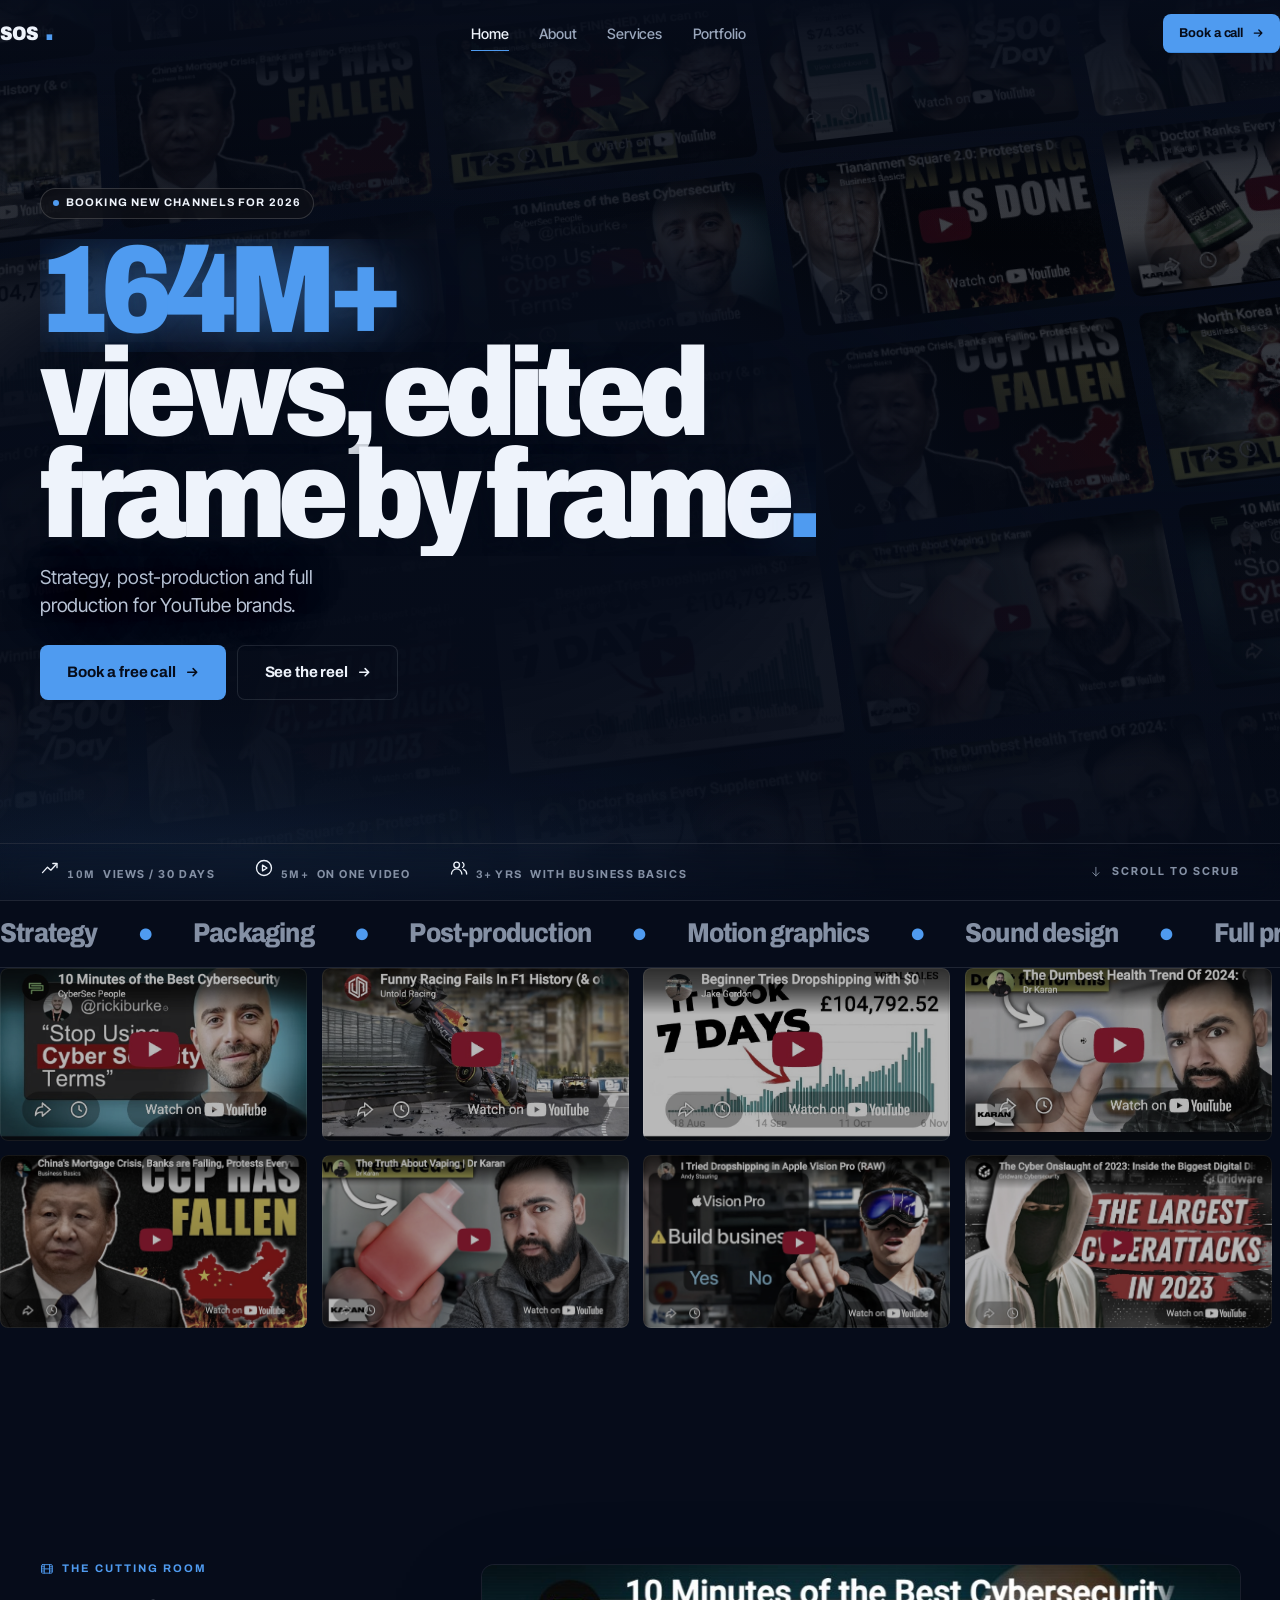
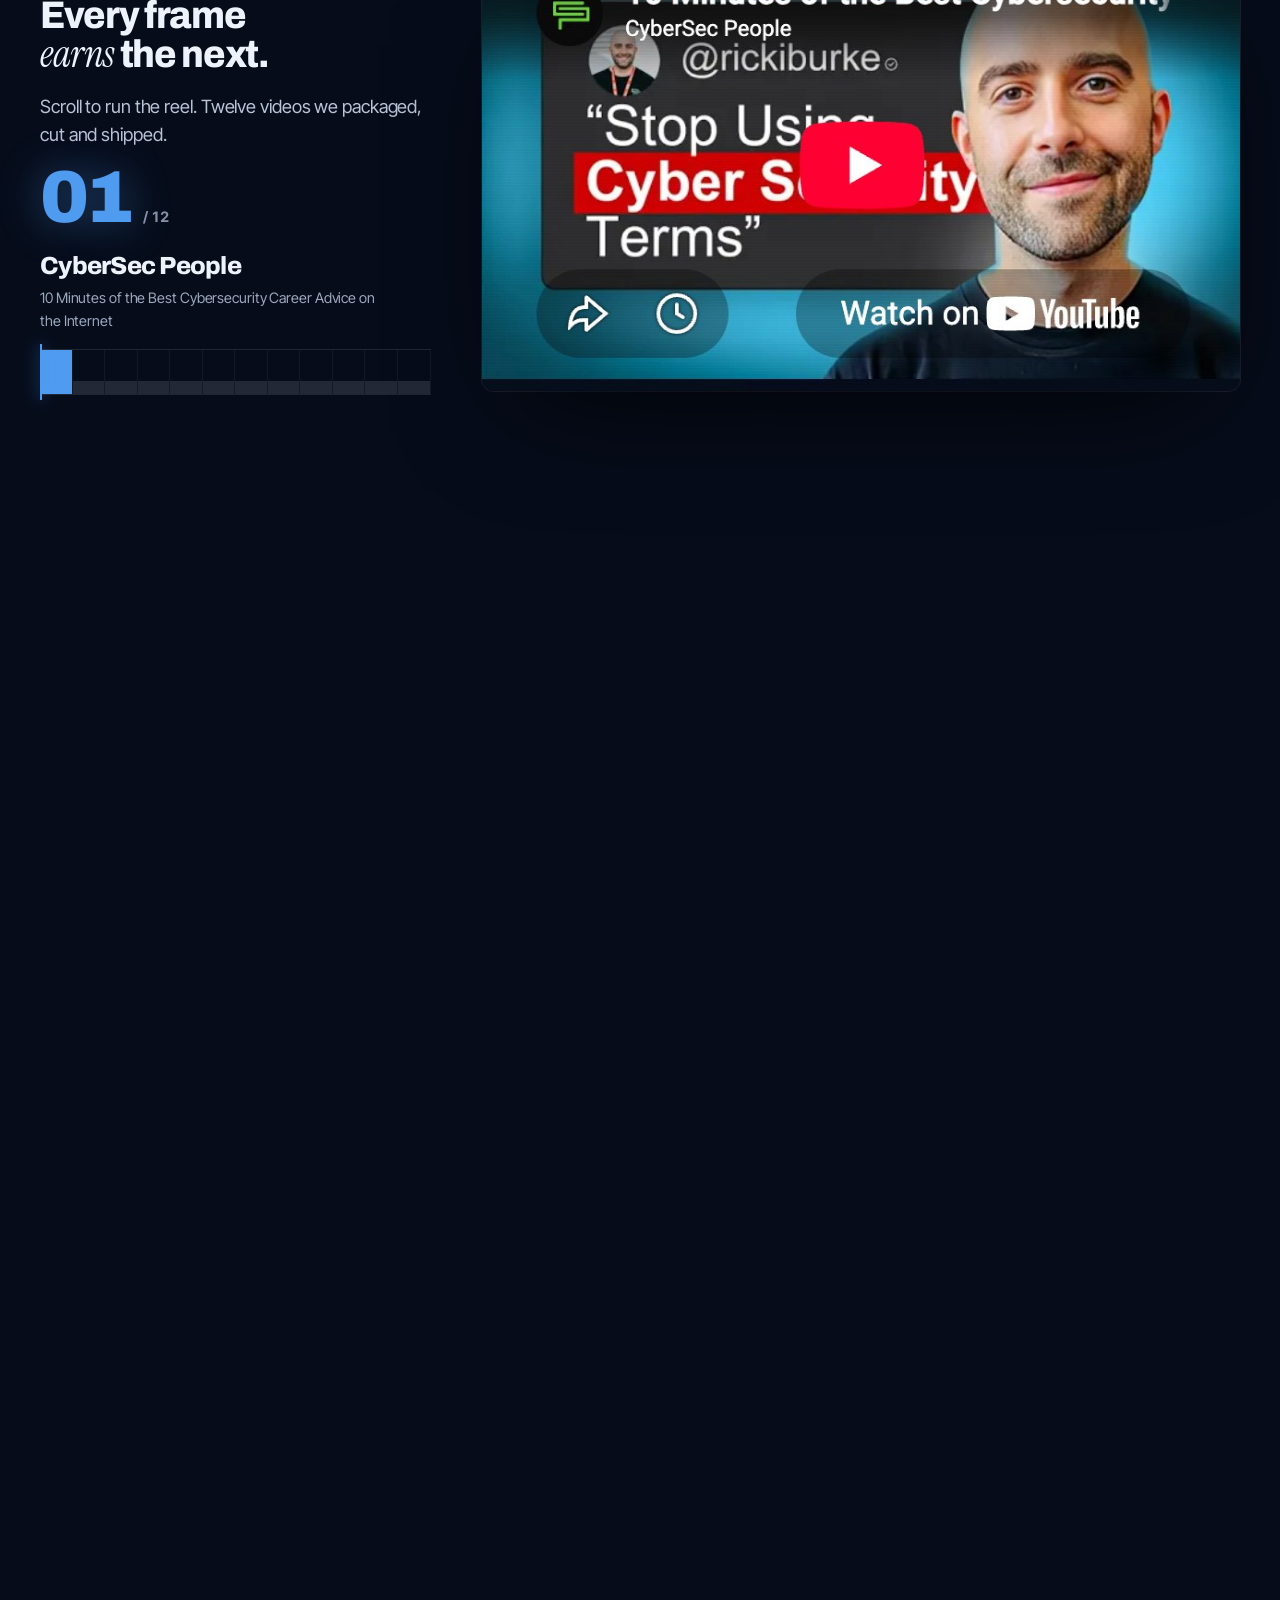
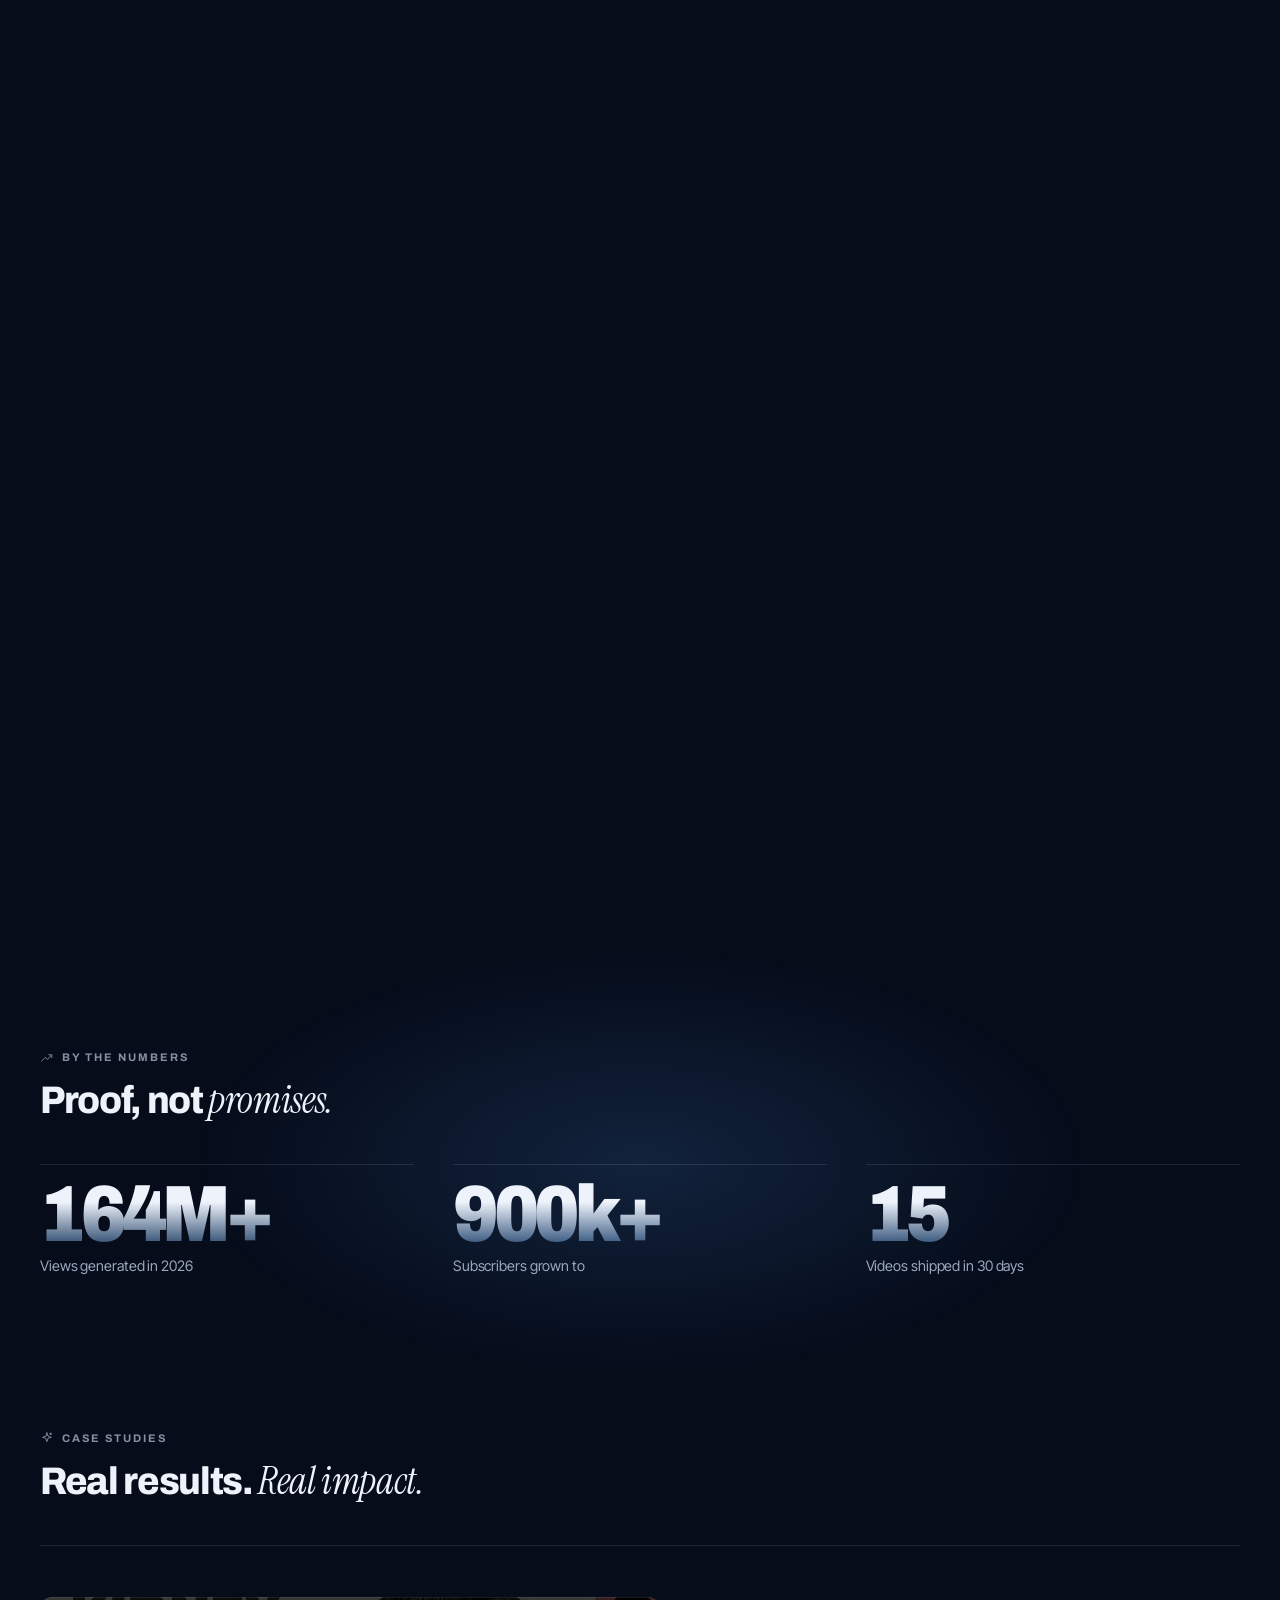
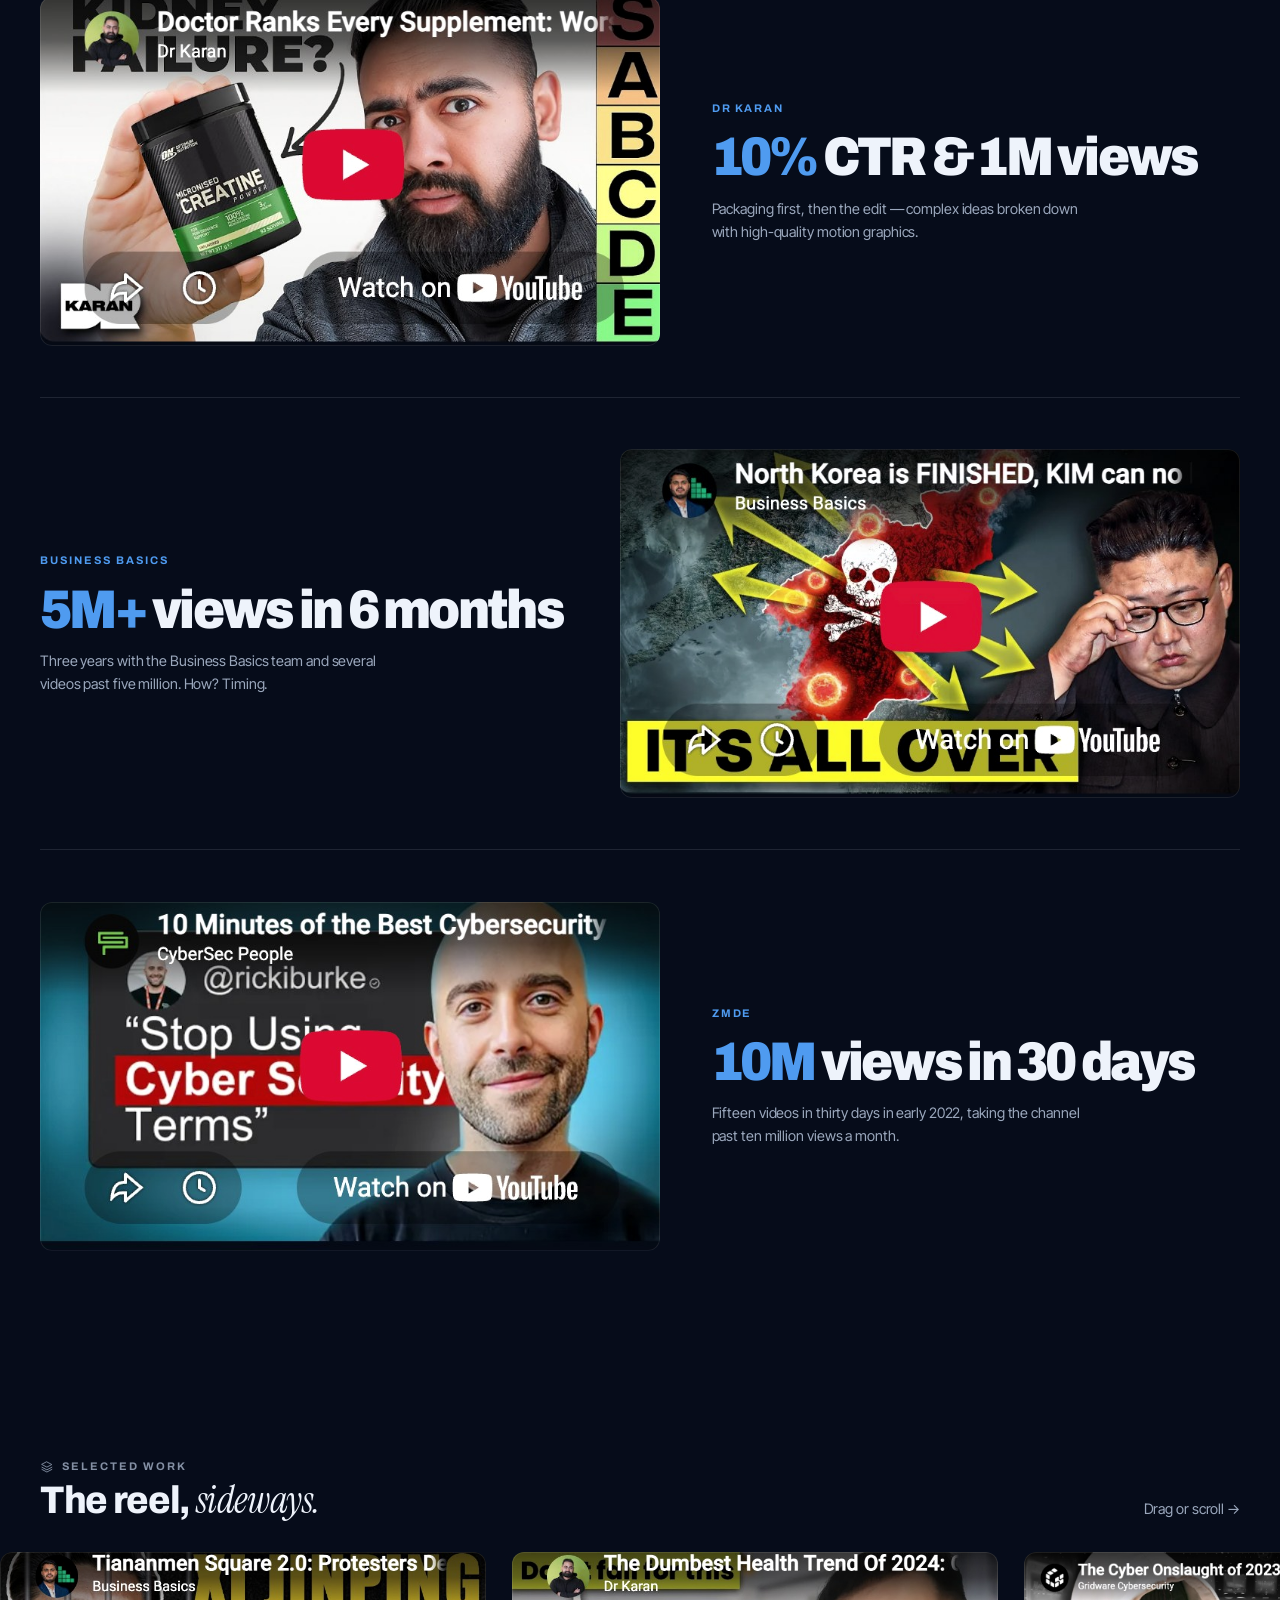
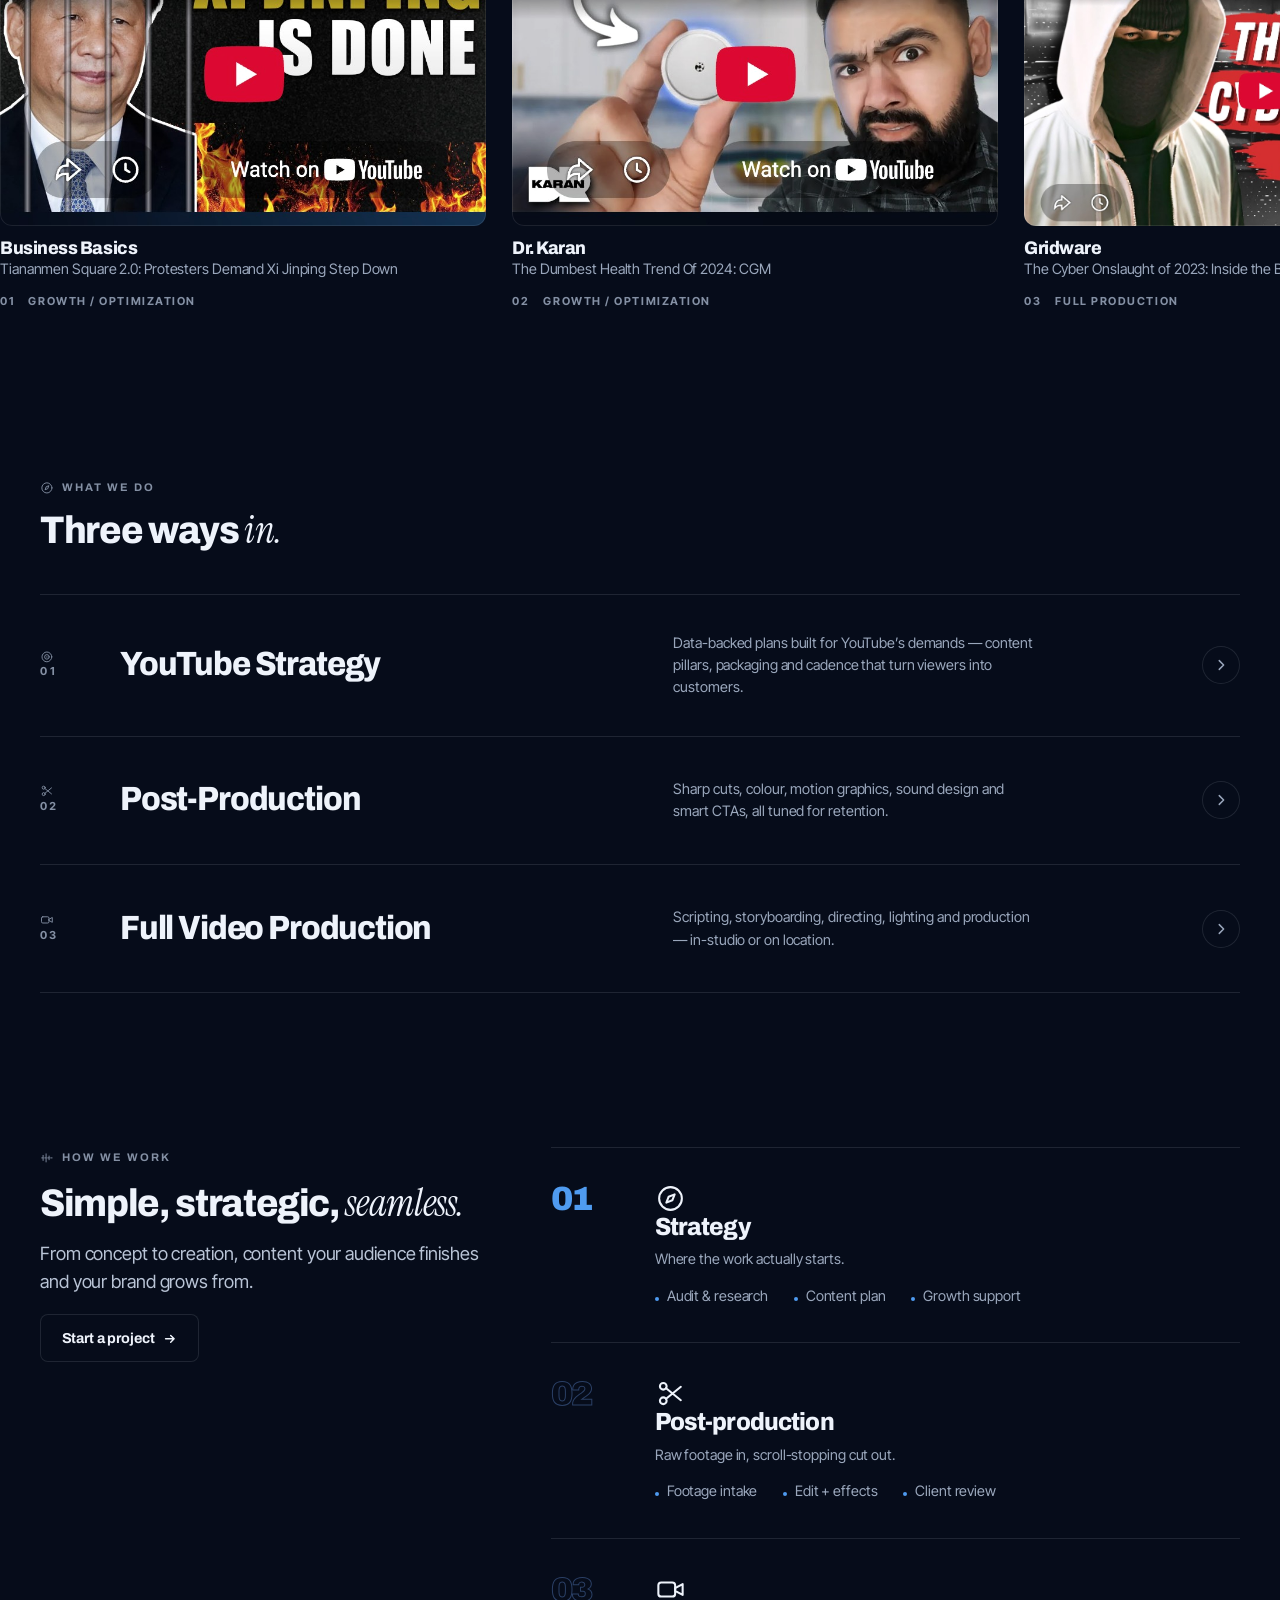
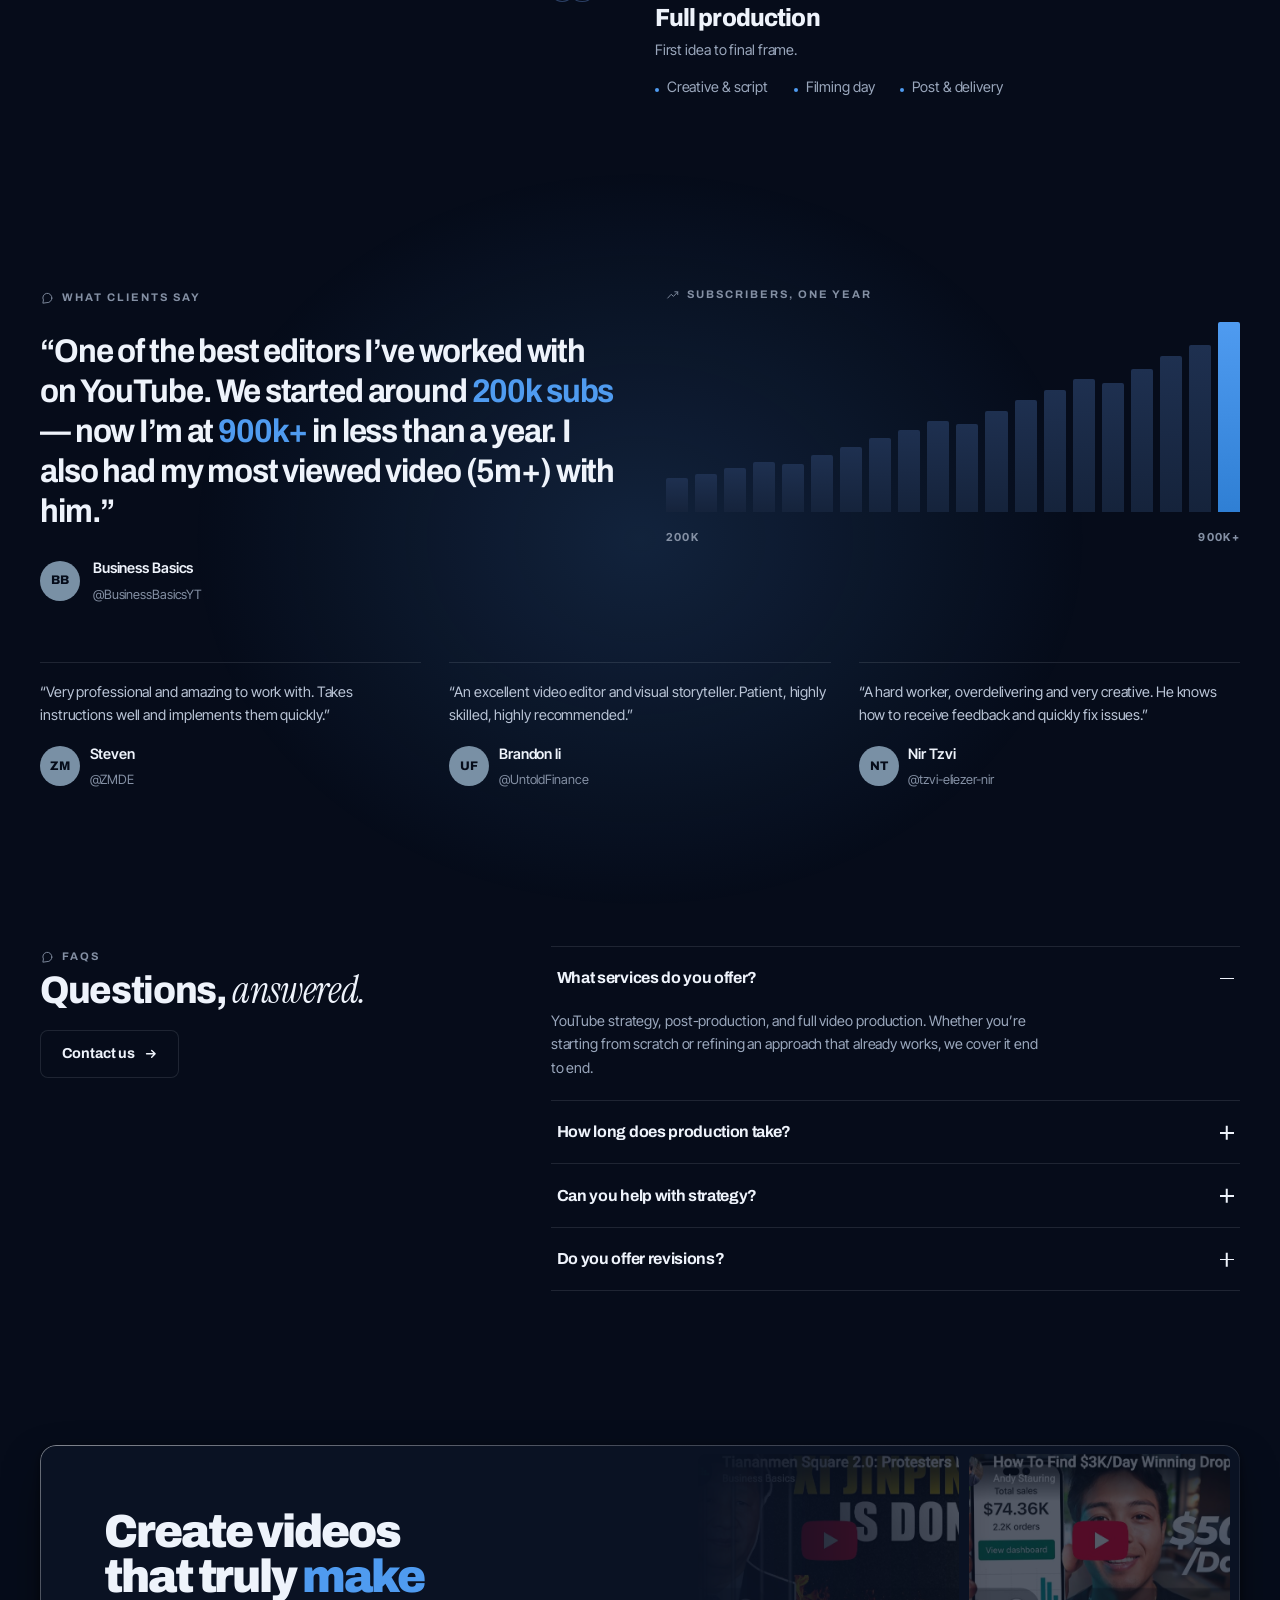
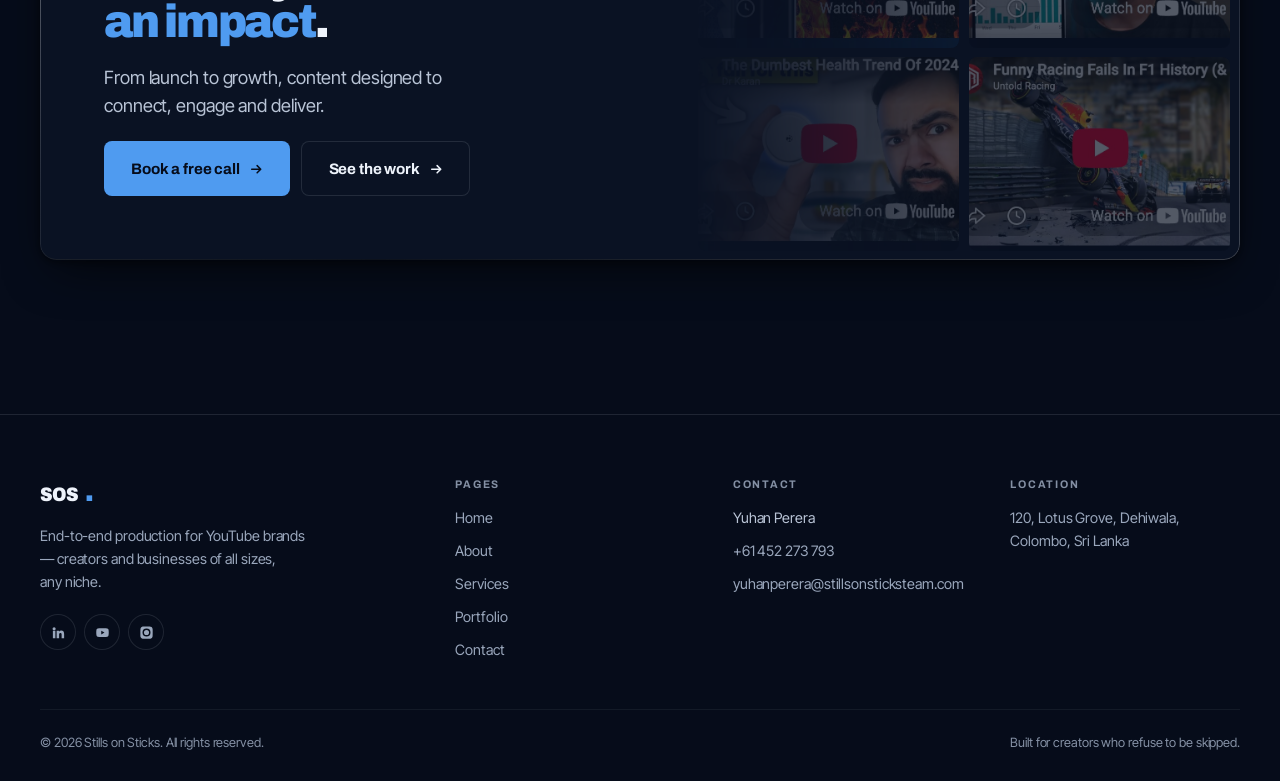
<file: index.html>
<!doctype html>
<html lang="en">
<head>
<meta charset="utf-8">
<meta name="viewport" content="width=device-width, initial-scale=1">
<title>SOS — Stills on Sticks | YouTube Strategy, Post-Production & Full Video Production</title>
<meta name="description" content="164M+ views in 2026 alone. We strategize, script and produce YouTube content that fuels growth and drives real conversions.">
<meta name="theme-color" content="#0c0c0e">
<script>
  /* Mark that JS is live so the scroll-reveal styles apply. If motion.js never
     boots (blocked, failed or slow), drop the flag so nothing stays hidden. */
  document.documentElement.classList.add("js");
  setTimeout(function () {
    if (!document.body || !document.body.dataset.motion) {
      document.documentElement.classList.remove("js");
    }
  }, 2500);
</script>
<link rel="canonical" href="https://stillsonsticks.com/index.html">
<meta property="og:url" content="https://stillsonsticks.com/index.html">
<meta property="og:type" content="website">
<meta property="og:title" content="SOS — Stills on Sticks | YouTube Strategy, Post-Production & Full Video Production">
<meta property="og:description" content="164M+ views in 2026 alone. We strategize, script and produce YouTube content that fuels growth and drives real conversions.">
<meta property="og:site_name" content="SOS — Stills on Sticks">
<meta name="twitter:card" content="summary_large_image">
<link rel="icon" href="assets/img/favicon.svg" type="image/svg+xml">
<link rel="preconnect" href="https://fonts.googleapis.com">
<link rel="preconnect" href="https://fonts.gstatic.com" crossorigin>
<link href="https://fonts.googleapis.com/css2?family=Archivo:wdth,wght@84..100,400..900&family=Inter+Tight:wght@400;500;600&family=Instrument+Serif:ital@1&display=swap" rel="stylesheet">
<link rel="stylesheet" href="assets/css/base.css">
<link rel="stylesheet" href="assets/css/glass.css">
<link rel="stylesheet" href="assets/css/components.css">
<link rel="stylesheet" href="assets/css/sections.css">
<link rel="stylesheet" href="assets/css/cinema.css">
</head>
<body>
<a class="skip-link" href="#main">Skip to content</a>
<div class="atmos" aria-hidden="true"><div class="atmos__vignette"></div><div class="atmos__grain"></div></div>
<div class="progress" aria-hidden="true"></div>

<header class="nav">
  <div class="nav__inner shell">
    <a class="nav__logo" href="index.html" aria-label="SOS, Stills on Sticks — home"><span>SOS</span><em>.</em></a>
    <nav class="nav__links" aria-label="Primary"><a href="index.html" class="is-active" aria-current="page">Home</a><a href="about.html">About</a><a href="services.html">Services</a><a href="portfolio.html">Portfolio</a></nav>
    <div class="nav__actions">
      <a class="btn btn--primary btn--sm" href="contact.html"><span>Book a call</span><svg class="arrow" viewBox="0 0 16 16" fill="none" aria-hidden="true"><path d="M3 8h10M9 4l4 4-4 4" stroke="currentColor" stroke-width="1.7" stroke-linecap="round" stroke-linejoin="round"/></svg></a>
      <button class="nav__burger" type="button" aria-expanded="false" aria-controls="drawer" aria-label="Open menu">
        <span></span><span></span><span></span>
      </button>
    </div>
  </div>
</header>
<div class="drawer" id="drawer" aria-hidden="true">
  <div class="drawer__list"><a href="index.html" style="--i:0" class="is-active"><i>01</i>Home</a><a href="about.html" style="--i:1"><i>02</i>About</a><a href="services.html" style="--i:2"><i>03</i>Services</a><a href="portfolio.html" style="--i:3"><i>04</i>Portfolio</a><a href="contact.html" style="--i:4"><i>05</i>Contact</a>
    <a class="btn btn--primary btn--lg" href="contact.html"><span>Book a free call</span><svg class="arrow" viewBox="0 0 16 16" fill="none" aria-hidden="true"><path d="M3 8h10M9 4l4 4-4 4" stroke="currentColor" stroke-width="1.7" stroke-linecap="round" stroke-linejoin="round"/></svg></a>
  </div>
</div>

<main id="main">

<section class="cine">
  <div class="cine__wall" aria-hidden="true"><div class="cine__plane"><div class="cine__col"><div class="cine__shot"><img src="assets/img/work/cybersec-career.jpg" alt="Still from &ldquo;10 Minutes of the Best Cybersecurity Career Advice on the Internet&rdquo; &mdash; CyberSec People" width="821" height="462" sizes="24vw" loading="lazy" decoding="async"></div><div class="cine__shot"><img src="assets/img/work/untold-racing.jpg" alt="Still from &ldquo;Funny Racing Fails In F1 History (&amp; others)&rdquo; &mdash; Untold Racing" width="821" height="462" sizes="24vw" loading="lazy" decoding="async"></div><div class="cine__shot"><img src="assets/img/work/jake-gordon.jpg" alt="Still from &ldquo;Beginner Tries Dropshipping with $0 (LIFE CHANGING)&rdquo; &mdash; Jake Gordon" width="821" height="462" sizes="24vw" loading="lazy" decoding="async"></div><div class="cine__shot"><img src="assets/img/work/drkaran-cgm.jpg" alt="Still from &ldquo;The Dumbest Health Trend Of 2024: CGM&rdquo; &mdash; Dr. Karan" width="821" height="462" sizes="24vw" loading="lazy" decoding="async"></div><div class="cine__shot"><img src="assets/img/work/andy-3k-day.jpg" alt="Still from &ldquo;How To Find $3K/Day Winning Dropshipping Products In 10 Minutes&rdquo; &mdash; Andy Stauring" width="821" height="462" sizes="24vw" loading="lazy" decoding="async"></div><div class="cine__shot"><img src="assets/img/work/cybersec-career.jpg" alt="Still from &ldquo;10 Minutes of the Best Cybersecurity Career Advice on the Internet&rdquo; &mdash; CyberSec People" width="821" height="462" sizes="24vw" loading="lazy" decoding="async"></div><div class="cine__shot"><img src="assets/img/work/untold-racing.jpg" alt="Still from &ldquo;Funny Racing Fails In F1 History (&amp; others)&rdquo; &mdash; Untold Racing" width="821" height="462" sizes="24vw" loading="lazy" decoding="async"></div><div class="cine__shot"><img src="assets/img/work/jake-gordon.jpg" alt="Still from &ldquo;Beginner Tries Dropshipping with $0 (LIFE CHANGING)&rdquo; &mdash; Jake Gordon" width="821" height="462" sizes="24vw" loading="lazy" decoding="async"></div><div class="cine__shot"><img src="assets/img/work/drkaran-cgm.jpg" alt="Still from &ldquo;The Dumbest Health Trend Of 2024: CGM&rdquo; &mdash; Dr. Karan" width="821" height="462" sizes="24vw" loading="lazy" decoding="async"></div><div class="cine__shot"><img src="assets/img/work/andy-3k-day.jpg" alt="Still from &ldquo;How To Find $3K/Day Winning Dropshipping Products In 10 Minutes&rdquo; &mdash; Andy Stauring" width="821" height="462" sizes="24vw" loading="lazy" decoding="async"></div></div><div class="cine__col"><div class="cine__shot"><img src="assets/img/work/bb-tiananmen.jpg" alt="Still from &ldquo;Tiananmen Square 2.0: Protesters Demand Xi Jinping Step Down&rdquo; &mdash; Business Basics" width="821" height="462" sizes="24vw" loading="lazy" decoding="async"></div><div class="cine__shot"><img src="assets/img/work/bb-china-mortgage.jpg" alt="Still from &ldquo;China&rsquo;s Mortgage Crisis, Banks are Failing, Protests Everywhere&rdquo; &mdash; Business Basics" width="1251" height="704" sizes="24vw" loading="lazy" decoding="async"></div><div class="cine__shot"><img src="assets/img/work/drkaran-vaping.jpg" alt="Still from &ldquo;The Truth About Vaping&rdquo; &mdash; Dr Karan" width="1251" height="704" sizes="24vw" loading="lazy" decoding="async"></div><div class="cine__shot"><img src="assets/img/work/andy-vision-pro.jpg" alt="Still from &ldquo;I Tried Dropshipping in Apple Vision Pro (RAW)&rdquo; &mdash; Andy Stauring" width="1251" height="704" sizes="24vw" loading="lazy" decoding="async"></div><div class="cine__shot"><img src="assets/img/work/gridware-cyber.jpg" alt="Still from &ldquo;The Cyber Onslaught of 2023: Inside the Biggest Digital Disasters&rdquo; &mdash; Gridware" width="1251" height="704" sizes="24vw" loading="lazy" decoding="async"></div><div class="cine__shot"><img src="assets/img/work/bb-tiananmen.jpg" alt="Still from &ldquo;Tiananmen Square 2.0: Protesters Demand Xi Jinping Step Down&rdquo; &mdash; Business Basics" width="821" height="462" sizes="24vw" loading="lazy" decoding="async"></div><div class="cine__shot"><img src="assets/img/work/bb-china-mortgage.jpg" alt="Still from &ldquo;China&rsquo;s Mortgage Crisis, Banks are Failing, Protests Everywhere&rdquo; &mdash; Business Basics" width="1251" height="704" sizes="24vw" loading="lazy" decoding="async"></div><div class="cine__shot"><img src="assets/img/work/drkaran-vaping.jpg" alt="Still from &ldquo;The Truth About Vaping&rdquo; &mdash; Dr Karan" width="1251" height="704" sizes="24vw" loading="lazy" decoding="async"></div><div class="cine__shot"><img src="assets/img/work/andy-vision-pro.jpg" alt="Still from &ldquo;I Tried Dropshipping in Apple Vision Pro (RAW)&rdquo; &mdash; Andy Stauring" width="1251" height="704" sizes="24vw" loading="lazy" decoding="async"></div><div class="cine__shot"><img src="assets/img/work/gridware-cyber.jpg" alt="Still from &ldquo;The Cyber Onslaught of 2023: Inside the Biggest Digital Disasters&rdquo; &mdash; Gridware" width="1251" height="704" sizes="24vw" loading="lazy" decoding="async"></div></div><div class="cine__col"><div class="cine__shot"><img src="assets/img/work/drkaran-supplements.jpg" alt="Still from &ldquo;Doctor Ranks Every Supplement: Worst to Best&rdquo; &mdash; Dr Karan" width="821" height="462" sizes="24vw" loading="lazy" decoding="async"></div><div class="cine__shot"><img src="assets/img/work/bb-north-korea.jpg" alt="Still from &ldquo;North Korea is FINISHED, KIM can no longer hide it&rdquo; &mdash; Business Basics" width="821" height="462" sizes="24vw" loading="lazy" decoding="async"></div><div class="cine__shot"><img src="assets/img/work/cybersec-career.jpg" alt="Still from &ldquo;10 Minutes of the Best Cybersecurity Career Advice on the Internet&rdquo; &mdash; CyberSec People" width="821" height="462" sizes="24vw" loading="lazy" decoding="async"></div><div class="cine__shot"><img src="assets/img/work/untold-racing.jpg" alt="Still from &ldquo;Funny Racing Fails In F1 History (&amp; others)&rdquo; &mdash; Untold Racing" width="821" height="462" sizes="24vw" loading="lazy" decoding="async"></div><div class="cine__shot"><img src="assets/img/work/jake-gordon.jpg" alt="Still from &ldquo;Beginner Tries Dropshipping with $0 (LIFE CHANGING)&rdquo; &mdash; Jake Gordon" width="821" height="462" sizes="24vw" loading="lazy" decoding="async"></div><div class="cine__shot"><img src="assets/img/work/drkaran-supplements.jpg" alt="Still from &ldquo;Doctor Ranks Every Supplement: Worst to Best&rdquo; &mdash; Dr Karan" width="821" height="462" sizes="24vw" loading="lazy" decoding="async"></div><div class="cine__shot"><img src="assets/img/work/bb-north-korea.jpg" alt="Still from &ldquo;North Korea is FINISHED, KIM can no longer hide it&rdquo; &mdash; Business Basics" width="821" height="462" sizes="24vw" loading="lazy" decoding="async"></div><div class="cine__shot"><img src="assets/img/work/cybersec-career.jpg" alt="Still from &ldquo;10 Minutes of the Best Cybersecurity Career Advice on the Internet&rdquo; &mdash; CyberSec People" width="821" height="462" sizes="24vw" loading="lazy" decoding="async"></div><div class="cine__shot"><img src="assets/img/work/untold-racing.jpg" alt="Still from &ldquo;Funny Racing Fails In F1 History (&amp; others)&rdquo; &mdash; Untold Racing" width="821" height="462" sizes="24vw" loading="lazy" decoding="async"></div><div class="cine__shot"><img src="assets/img/work/jake-gordon.jpg" alt="Still from &ldquo;Beginner Tries Dropshipping with $0 (LIFE CHANGING)&rdquo; &mdash; Jake Gordon" width="821" height="462" sizes="24vw" loading="lazy" decoding="async"></div></div><div class="cine__col"><div class="cine__shot"><img src="assets/img/work/drkaran-cgm.jpg" alt="Still from &ldquo;The Dumbest Health Trend Of 2024: CGM&rdquo; &mdash; Dr. Karan" width="821" height="462" sizes="24vw" loading="lazy" decoding="async"></div><div class="cine__shot"><img src="assets/img/work/andy-3k-day.jpg" alt="Still from &ldquo;How To Find $3K/Day Winning Dropshipping Products In 10 Minutes&rdquo; &mdash; Andy Stauring" width="821" height="462" sizes="24vw" loading="lazy" decoding="async"></div><div class="cine__shot"><img src="assets/img/work/bb-tiananmen.jpg" alt="Still from &ldquo;Tiananmen Square 2.0: Protesters Demand Xi Jinping Step Down&rdquo; &mdash; Business Basics" width="821" height="462" sizes="24vw" loading="lazy" decoding="async"></div><div class="cine__shot"><img src="assets/img/work/bb-china-mortgage.jpg" alt="Still from &ldquo;China&rsquo;s Mortgage Crisis, Banks are Failing, Protests Everywhere&rdquo; &mdash; Business Basics" width="1251" height="704" sizes="24vw" loading="lazy" decoding="async"></div><div class="cine__shot"><img src="assets/img/work/drkaran-vaping.jpg" alt="Still from &ldquo;The Truth About Vaping&rdquo; &mdash; Dr Karan" width="1251" height="704" sizes="24vw" loading="lazy" decoding="async"></div><div class="cine__shot"><img src="assets/img/work/drkaran-cgm.jpg" alt="Still from &ldquo;The Dumbest Health Trend Of 2024: CGM&rdquo; &mdash; Dr. Karan" width="821" height="462" sizes="24vw" loading="lazy" decoding="async"></div><div class="cine__shot"><img src="assets/img/work/andy-3k-day.jpg" alt="Still from &ldquo;How To Find $3K/Day Winning Dropshipping Products In 10 Minutes&rdquo; &mdash; Andy Stauring" width="821" height="462" sizes="24vw" loading="lazy" decoding="async"></div><div class="cine__shot"><img src="assets/img/work/bb-tiananmen.jpg" alt="Still from &ldquo;Tiananmen Square 2.0: Protesters Demand Xi Jinping Step Down&rdquo; &mdash; Business Basics" width="821" height="462" sizes="24vw" loading="lazy" decoding="async"></div><div class="cine__shot"><img src="assets/img/work/bb-china-mortgage.jpg" alt="Still from &ldquo;China&rsquo;s Mortgage Crisis, Banks are Failing, Protests Everywhere&rdquo; &mdash; Business Basics" width="1251" height="704" sizes="24vw" loading="lazy" decoding="async"></div><div class="cine__shot"><img src="assets/img/work/drkaran-vaping.jpg" alt="Still from &ldquo;The Truth About Vaping&rdquo; &mdash; Dr Karan" width="1251" height="704" sizes="24vw" loading="lazy" decoding="async"></div></div><div class="cine__col"><div class="cine__shot"><img src="assets/img/work/andy-vision-pro.jpg" alt="Still from &ldquo;I Tried Dropshipping in Apple Vision Pro (RAW)&rdquo; &mdash; Andy Stauring" width="1251" height="704" sizes="24vw" loading="lazy" decoding="async"></div><div class="cine__shot"><img src="assets/img/work/gridware-cyber.jpg" alt="Still from &ldquo;The Cyber Onslaught of 2023: Inside the Biggest Digital Disasters&rdquo; &mdash; Gridware" width="1251" height="704" sizes="24vw" loading="lazy" decoding="async"></div><div class="cine__shot"><img src="assets/img/work/drkaran-supplements.jpg" alt="Still from &ldquo;Doctor Ranks Every Supplement: Worst to Best&rdquo; &mdash; Dr Karan" width="821" height="462" sizes="24vw" loading="lazy" decoding="async"></div><div class="cine__shot"><img src="assets/img/work/bb-north-korea.jpg" alt="Still from &ldquo;North Korea is FINISHED, KIM can no longer hide it&rdquo; &mdash; Business Basics" width="821" height="462" sizes="24vw" loading="lazy" decoding="async"></div><div class="cine__shot"><img src="assets/img/work/cybersec-career.jpg" alt="Still from &ldquo;10 Minutes of the Best Cybersecurity Career Advice on the Internet&rdquo; &mdash; CyberSec People" width="821" height="462" sizes="24vw" loading="lazy" decoding="async"></div><div class="cine__shot"><img src="assets/img/work/andy-vision-pro.jpg" alt="Still from &ldquo;I Tried Dropshipping in Apple Vision Pro (RAW)&rdquo; &mdash; Andy Stauring" width="1251" height="704" sizes="24vw" loading="lazy" decoding="async"></div><div class="cine__shot"><img src="assets/img/work/gridware-cyber.jpg" alt="Still from &ldquo;The Cyber Onslaught of 2023: Inside the Biggest Digital Disasters&rdquo; &mdash; Gridware" width="1251" height="704" sizes="24vw" loading="lazy" decoding="async"></div><div class="cine__shot"><img src="assets/img/work/drkaran-supplements.jpg" alt="Still from &ldquo;Doctor Ranks Every Supplement: Worst to Best&rdquo; &mdash; Dr Karan" width="821" height="462" sizes="24vw" loading="lazy" decoding="async"></div><div class="cine__shot"><img src="assets/img/work/bb-north-korea.jpg" alt="Still from &ldquo;North Korea is FINISHED, KIM can no longer hide it&rdquo; &mdash; Business Basics" width="821" height="462" sizes="24vw" loading="lazy" decoding="async"></div><div class="cine__shot"><img src="assets/img/work/cybersec-career.jpg" alt="Still from &ldquo;10 Minutes of the Best Cybersecurity Career Advice on the Internet&rdquo; &mdash; CyberSec People" width="821" height="462" sizes="24vw" loading="lazy" decoding="async"></div></div></div></div>
  <div class="cine__veil" aria-hidden="true"></div>

  <div class="shell cine__body">
    <span class="gchip gchip--live"><span class="dot" aria-hidden="true"></span>Booking new channels for 2026</span>
    <h1 class="cine__title">
      <span class="line-mask"><span style="--w:0"><em class="counter" data-count="164" data-suffix="M+">0</em></span></span>
      <span class="line-mask"><span style="--w:1">views, edited</span></span>
      <span class="line-mask"><span style="--w:2">frame by frame<em>.</em></span></span>
      <span class="sm">Strategy, post-production and full production for YouTube brands.</span>
    </h1>
    <div class="hero__cta"><a class="btn btn--primary btn--lg" href="contact.html"><span>Book a free call</span><svg class="arrow" viewBox="0 0 16 16" fill="none" aria-hidden="true"><path d="M3 8h10M9 4l4 4-4 4" stroke="currentColor" stroke-width="1.7" stroke-linecap="round" stroke-linejoin="round"/></svg></a><a class="btn btn--line btn--lg" href="portfolio.html"><span>See the reel</span><svg class="arrow" viewBox="0 0 16 16" fill="none" aria-hidden="true"><path d="M3 8h10M9 4l4 4-4 4" stroke="currentColor" stroke-width="1.7" stroke-linecap="round" stroke-linejoin="round"/></svg></a></div>
  </div>

  <div class="cine__hud" aria-hidden="false">
    <div class="shell cine__hud-in">
      <div class="hud-stats">
        <span class="hud-stat"><svg class="ico" viewBox="0 0 24 24" aria-hidden="true"><path d="M3 17.5 9 11l4 3.6 7.2-7.6"/><path d="M15.4 6.6h5v5"/></svg><b><span class="counter" data-count="10" data-suffix="M">0</span></b><span>views / 30 days</span></span>
        <span class="hud-stat"><svg class="ico" viewBox="0 0 24 24" aria-hidden="true"><circle cx="12" cy="12" r="9"/><path d="M10.2 8.6 15.6 12l-5.4 3.4z"/></svg><b><span class="counter" data-count="5" data-suffix="M+">0</span></b><span>on one video</span></span>
        <span class="hud-stat"><svg class="ico" viewBox="0 0 24 24" aria-hidden="true"><circle cx="9.2" cy="8.4" r="3.4"/><path d="M3 19.2a6.2 6.2 0 0 1 12.4 0"/><path d="M16.2 5.4a3.4 3.4 0 0 1 0 6M17.6 13.6a6.2 6.2 0 0 1 3.6 5.6"/></svg><b><span class="counter" data-count="3" data-suffix="+ yrs">0</span></b><span>with Business Basics</span></span>
      </div>
      <span class="cue"><svg class="ico" viewBox="0 0 24 24" aria-hidden="true"><path d="M12 4v15M6.6 13.4 12 19l5.4-5.6"/></svg> Scroll to scrub</span>
    </div>
  </div>
</section>

<div class="ticker" style="--speed:40s"><div class="ticker__track"><span class="ticker__item">Strategy<i>&#9679;</i>Packaging<i>&#9679;</i>Post-production<i>&#9679;</i>Motion graphics<i>&#9679;</i>Sound design<i>&#9679;</i>Full production<i>&#9679;</i></span></div></div>

<section aria-label="Recent work">
  <div class="reel" style="--speed:70s"><div class="reel__track"><div class="reel__item"><img src="assets/img/work/cybersec-career.jpg" alt="Still from &ldquo;10 Minutes of the Best Cybersecurity Career Advice on the Internet&rdquo; &mdash; CyberSec People" width="821" height="462" sizes="(max-width:700px) 60vw, 24vw" loading="lazy" decoding="async"></div><div class="reel__item"><img src="assets/img/work/untold-racing.jpg" alt="Still from &ldquo;Funny Racing Fails In F1 History (&amp; others)&rdquo; &mdash; Untold Racing" width="821" height="462" sizes="(max-width:700px) 60vw, 24vw" loading="lazy" decoding="async"></div><div class="reel__item"><img src="assets/img/work/jake-gordon.jpg" alt="Still from &ldquo;Beginner Tries Dropshipping with $0 (LIFE CHANGING)&rdquo; &mdash; Jake Gordon" width="821" height="462" sizes="(max-width:700px) 60vw, 24vw" loading="lazy" decoding="async"></div><div class="reel__item"><img src="assets/img/work/drkaran-cgm.jpg" alt="Still from &ldquo;The Dumbest Health Trend Of 2024: CGM&rdquo; &mdash; Dr. Karan" width="821" height="462" sizes="(max-width:700px) 60vw, 24vw" loading="lazy" decoding="async"></div><div class="reel__item"><img src="assets/img/work/andy-3k-day.jpg" alt="Still from &ldquo;How To Find $3K/Day Winning Dropshipping Products In 10 Minutes&rdquo; &mdash; Andy Stauring" width="821" height="462" sizes="(max-width:700px) 60vw, 24vw" loading="lazy" decoding="async"></div><div class="reel__item"><img src="assets/img/work/bb-tiananmen.jpg" alt="Still from &ldquo;Tiananmen Square 2.0: Protesters Demand Xi Jinping Step Down&rdquo; &mdash; Business Basics" width="821" height="462" sizes="(max-width:700px) 60vw, 24vw" loading="lazy" decoding="async"></div><div class="reel__item"><img src="assets/img/work/bb-china-mortgage.jpg" alt="Still from &ldquo;China&rsquo;s Mortgage Crisis, Banks are Failing, Protests Everywhere&rdquo; &mdash; Business Basics" width="1251" height="704" sizes="(max-width:700px) 60vw, 24vw" loading="lazy" decoding="async"></div><div class="reel__item"><img src="assets/img/work/drkaran-vaping.jpg" alt="Still from &ldquo;The Truth About Vaping&rdquo; &mdash; Dr Karan" width="1251" height="704" sizes="(max-width:700px) 60vw, 24vw" loading="lazy" decoding="async"></div><div class="reel__item"><img src="assets/img/work/andy-vision-pro.jpg" alt="Still from &ldquo;I Tried Dropshipping in Apple Vision Pro (RAW)&rdquo; &mdash; Andy Stauring" width="1251" height="704" sizes="(max-width:700px) 60vw, 24vw" loading="lazy" decoding="async"></div></div></div>
  <div class="reel" style="--speed:84s;--dir:reverse"><div class="reel__track"><div class="reel__item"><img src="assets/img/work/bb-china-mortgage.jpg" alt="Still from &ldquo;China&rsquo;s Mortgage Crisis, Banks are Failing, Protests Everywhere&rdquo; &mdash; Business Basics" width="1251" height="704" sizes="(max-width:700px) 60vw, 24vw" loading="lazy" decoding="async"></div><div class="reel__item"><img src="assets/img/work/drkaran-vaping.jpg" alt="Still from &ldquo;The Truth About Vaping&rdquo; &mdash; Dr Karan" width="1251" height="704" sizes="(max-width:700px) 60vw, 24vw" loading="lazy" decoding="async"></div><div class="reel__item"><img src="assets/img/work/andy-vision-pro.jpg" alt="Still from &ldquo;I Tried Dropshipping in Apple Vision Pro (RAW)&rdquo; &mdash; Andy Stauring" width="1251" height="704" sizes="(max-width:700px) 60vw, 24vw" loading="lazy" decoding="async"></div><div class="reel__item"><img src="assets/img/work/gridware-cyber.jpg" alt="Still from &ldquo;The Cyber Onslaught of 2023: Inside the Biggest Digital Disasters&rdquo; &mdash; Gridware" width="1251" height="704" sizes="(max-width:700px) 60vw, 24vw" loading="lazy" decoding="async"></div><div class="reel__item"><img src="assets/img/work/drkaran-supplements.jpg" alt="Still from &ldquo;Doctor Ranks Every Supplement: Worst to Best&rdquo; &mdash; Dr Karan" width="821" height="462" sizes="(max-width:700px) 60vw, 24vw" loading="lazy" decoding="async"></div><div class="reel__item"><img src="assets/img/work/bb-north-korea.jpg" alt="Still from &ldquo;North Korea is FINISHED, KIM can no longer hide it&rdquo; &mdash; Business Basics" width="821" height="462" sizes="(max-width:700px) 60vw, 24vw" loading="lazy" decoding="async"></div><div class="reel__item"><img src="assets/img/work/cybersec-career.jpg" alt="Still from &ldquo;10 Minutes of the Best Cybersecurity Career Advice on the Internet&rdquo; &mdash; CyberSec People" width="821" height="462" sizes="(max-width:700px) 60vw, 24vw" loading="lazy" decoding="async"></div><div class="reel__item"><img src="assets/img/work/untold-racing.jpg" alt="Still from &ldquo;Funny Racing Fails In F1 History (&amp; others)&rdquo; &mdash; Untold Racing" width="821" height="462" sizes="(max-width:700px) 60vw, 24vw" loading="lazy" decoding="async"></div><div class="reel__item"><img src="assets/img/work/jake-gordon.jpg" alt="Still from &ldquo;Beginner Tries Dropshipping with $0 (LIFE CHANGING)&rdquo; &mdash; Jake Gordon" width="821" height="462" sizes="(max-width:700px) 60vw, 24vw" loading="lazy" decoding="async"></div></div></div>
</section>

<section class="pin" data-pin data-scrub aria-labelledby="scrub-h">
  <div class="pin__stage">
    <div class="shell scrub">
      <div class="scrub__hud">
        <p class="label label--red"><svg class="ico" viewBox="0 0 24 24" aria-hidden="true"><rect x="2.6" y="4.6" width="18.8" height="14.8" rx="2"/><path d="M7.4 4.6v14.8M16.6 4.6v14.8M2.6 12h18.8M2.6 8.3h4.8M2.6 15.7h4.8M16.6 8.3h4.8M16.6 15.7h4.8"/></svg> The cutting room</p>
        <h2 class="h2" id="scrub-h">Every frame <span class="serif">earns</span> the next.</h2>
        <p class="lede">Scroll to run the reel. Twelve videos we packaged, cut and shipped.</p>
        <div class="scrub__meta">
          <span class="scrub__idx">01</span><span class="scrub__total">/ 12</span>
        </div>
        <div>
          <p class="scrub__client">CyberSec People</p>
          <p class="scrub__title">10 Minutes of the Best Cybersecurity Career Advice on the Internet</p>
        </div>
        <div class="scrub__rail"><span class="scrub__tick is-on"></span><span class="scrub__tick"></span><span class="scrub__tick"></span><span class="scrub__tick"></span><span class="scrub__tick"></span><span class="scrub__tick"></span><span class="scrub__tick"></span><span class="scrub__tick"></span><span class="scrub__tick"></span><span class="scrub__tick"></span><span class="scrub__tick"></span><span class="scrub__tick"></span><span class="scrub__head"></span></div>
      </div>
      <div class="scrub__frame"><img src="assets/img/work/cybersec-career.jpg" alt="" width="821" height="462" data-client="CyberSec People" data-vtitle="10 Minutes of the Best Cybersecurity Career Advice on the Internet" loading="lazy" decoding="async" class="is-on"><img src="assets/img/work/untold-racing.jpg" alt="" width="821" height="462" data-client="Untold Racing" data-vtitle="Funny Racing Fails In F1 History (&amp; others)" loading="lazy" decoding="async" class=""><img src="assets/img/work/jake-gordon.jpg" alt="" width="821" height="462" data-client="Jake Gordon" data-vtitle="Beginner Tries Dropshipping with $0 (LIFE CHANGING)" loading="lazy" decoding="async" class=""><img src="assets/img/work/drkaran-cgm.jpg" alt="" width="821" height="462" data-client="Dr. Karan" data-vtitle="The Dumbest Health Trend Of 2024: CGM" loading="lazy" decoding="async" class=""><img src="assets/img/work/andy-3k-day.jpg" alt="" width="821" height="462" data-client="Andy Stauring" data-vtitle="How To Find $3K/Day Winning Dropshipping Products In 10 Minutes" loading="lazy" decoding="async" class=""><img src="assets/img/work/bb-tiananmen.jpg" alt="" width="821" height="462" data-client="Business Basics" data-vtitle="Tiananmen Square 2.0: Protesters Demand Xi Jinping Step Down" loading="lazy" decoding="async" class=""><img src="assets/img/work/bb-china-mortgage.jpg" alt="" width="1251" height="704" data-client="Business Basics" data-vtitle="China&rsquo;s Mortgage Crisis, Banks are Failing, Protests Everywhere" loading="lazy" decoding="async" class=""><img src="assets/img/work/drkaran-vaping.jpg" alt="" width="1251" height="704" data-client="Dr Karan" data-vtitle="The Truth About Vaping" loading="lazy" decoding="async" class=""><img src="assets/img/work/andy-vision-pro.jpg" alt="" width="1251" height="704" data-client="Andy Stauring" data-vtitle="I Tried Dropshipping in Apple Vision Pro (RAW)" loading="lazy" decoding="async" class=""><img src="assets/img/work/gridware-cyber.jpg" alt="" width="1251" height="704" data-client="Gridware" data-vtitle="The Cyber Onslaught of 2023: Inside the Biggest Digital Disasters" loading="lazy" decoding="async" class=""><img src="assets/img/work/drkaran-supplements.jpg" alt="" width="821" height="462" data-client="Dr Karan" data-vtitle="Doctor Ranks Every Supplement: Worst to Best" loading="lazy" decoding="async" class=""><img src="assets/img/work/bb-north-korea.jpg" alt="" width="821" height="462" data-client="Business Basics" data-vtitle="North Korea is FINISHED, KIM can no longer hide it" loading="lazy" decoding="async" class=""></div>
    </div>
  </div>
</section>

<section class="section bloom" aria-labelledby="fig-h">
  <div class="shell">
    <div class="section-head">
      <p class="label" data-reveal><svg class="ico" viewBox="0 0 24 24" aria-hidden="true"><path d="M3 17.5 9 11l4 3.6 7.2-7.6"/><path d="M15.4 6.6h5v5"/></svg> By the numbers</p>
      <h2 class="h2" id="fig-h" data-reveal style="--i:1">Proof, not <span class="serif">promises.</span></h2>
    </div>
    <div class="figs" data-reveal-group>
      <div class="fig" data-reveal><p class="bignum"><span class="counter" data-count="164" data-suffix="M+">0</span></p><p class="fig__k">Views generated in 2026</p></div>
      <div class="fig" data-reveal><p class="bignum"><span class="counter" data-count="900" data-suffix="k+">0</span></p><p class="fig__k">Subscribers grown to</p></div>
      <div class="fig" data-reveal><p class="bignum"><span class="counter" data-count="15" data-suffix="">0</span></p><p class="fig__k">Videos shipped in 30 days</p></div>
    </div>
  </div>
</section>

<section class="section" aria-labelledby="cases-h">
  <div class="shell">
    <div class="section-head">
      <p class="label" data-reveal><svg class="ico" viewBox="0 0 24 24" aria-hidden="true"><path d="M12 3.2 13.9 9l5.8 1.9-5.8 1.9L12 18.6 10.1 12.8 4.3 10.9 10.1 9z"/><path d="M18.6 3.4v3M17.1 4.9h3"/></svg> Case studies</p>
      <h2 class="h2" id="cases-h" data-reveal style="--i:1">Real results. <span class="serif">Real impact.</span></h2>
    </div>
    <div class="cases"><article class="case" data-reveal-group><div class="case__media" data-wipe><div class="wk__shot"><img src="assets/img/work/drkaran-supplements.jpg" alt="Still from &ldquo;Doctor Ranks Every Supplement: Worst to Best&rdquo; &mdash; Dr Karan" width="821" height="462" sizes="(max-width:860px) 92vw, 54vw" loading="lazy" decoding="async"></div></div><div class="case__body"><p class="label label--red" data-reveal>Dr Karan</p><h3 class="case__stat" data-reveal style="--i:1"><em>10%</em> CTR &amp; 1M views</h3><p class="case__copy" data-reveal style="--i:2">Packaging first, then the edit &mdash; complex ideas broken down with high-quality motion graphics.</p></div></article><article class="case" data-reveal-group><div class="case__media" data-wipe><div class="wk__shot"><img src="assets/img/work/bb-north-korea.jpg" alt="Still from &ldquo;North Korea is FINISHED, KIM can no longer hide it&rdquo; &mdash; Business Basics" width="821" height="462" sizes="(max-width:860px) 92vw, 54vw" loading="lazy" decoding="async"></div></div><div class="case__body"><p class="label label--red" data-reveal>Business Basics</p><h3 class="case__stat" data-reveal style="--i:1"><em>5M+</em> views in 6 months</h3><p class="case__copy" data-reveal style="--i:2">Three years with the Business Basics team and several videos past five million. How? Timing.</p></div></article><article class="case" data-reveal-group><div class="case__media" data-wipe><div class="wk__shot"><img src="assets/img/work/cybersec-career.jpg" alt="Still from &ldquo;10 Minutes of the Best Cybersecurity Career Advice on the Internet&rdquo; &mdash; CyberSec People" width="821" height="462" sizes="(max-width:860px) 92vw, 54vw" loading="lazy" decoding="async"></div></div><div class="case__body"><p class="label label--red" data-reveal>ZMDE</p><h3 class="case__stat" data-reveal style="--i:1"><em>10M</em> views in 30 days</h3><p class="case__copy" data-reveal style="--i:2">Fifteen videos in thirty days in early 2022, taking the channel past ten million views a month.</p></div></article></div>
  </div>
</section>

<section class="section" aria-labelledby="hg-h">
  <div class="shell hgal__head">
    <div>
      <p class="label" data-reveal><svg class="ico" viewBox="0 0 24 24" aria-hidden="true"><path d="m12 3.4 8.6 4.5-8.6 4.5-8.6-4.5z"/><path d="m3.4 12.6 8.6 4.5 8.6-4.5"/><path d="m3.4 16.4 8.6 4.5 8.6-4.5"/></svg> Selected work</p>
      <h2 class="h2" id="hg-h" data-reveal style="--i:1">The reel, <span class="serif">sideways.</span></h2>
    </div>
    <p class="muted small" data-reveal style="--i:2">Drag or scroll &rarr;</p>
  </div>
  <div class="hgal"><div class="hgal__track"><article class="hgal__card wk"><div class="wk__shot"><img src="assets/img/work/bb-tiananmen.jpg" alt="Still from &ldquo;Tiananmen Square 2.0: Protesters Demand Xi Jinping Step Down&rdquo; &mdash; Business Basics" width="821" height="462" sizes="(max-width:700px) 80vw, 36vw" loading="lazy" decoding="async"></div><div><h3 class="wk__client">Business Basics</h3><p class="wk__desc">Tiananmen Square 2.0: Protesters Demand Xi Jinping Step Down</p></div><p class="wk__meta"><span>01</span><span>Growth / Optimization</span></p></article><article class="hgal__card wk"><div class="wk__shot"><img src="assets/img/work/drkaran-cgm.jpg" alt="Still from &ldquo;The Dumbest Health Trend Of 2024: CGM&rdquo; &mdash; Dr. Karan" width="821" height="462" sizes="(max-width:700px) 80vw, 36vw" loading="lazy" decoding="async"></div><div><h3 class="wk__client">Dr. Karan</h3><p class="wk__desc">The Dumbest Health Trend Of 2024: CGM</p></div><p class="wk__meta"><span>02</span><span>Growth / Optimization</span></p></article><article class="hgal__card wk"><div class="wk__shot"><img src="assets/img/work/gridware-cyber.jpg" alt="Still from &ldquo;The Cyber Onslaught of 2023: Inside the Biggest Digital Disasters&rdquo; &mdash; Gridware" width="1251" height="704" sizes="(max-width:700px) 80vw, 36vw" loading="lazy" decoding="async"></div><div><h3 class="wk__client">Gridware</h3><p class="wk__desc">The Cyber Onslaught of 2023: Inside the Biggest Digital Disasters</p></div><p class="wk__meta"><span>03</span><span>Full Production</span></p></article><article class="hgal__card wk"><div class="wk__shot"><img src="assets/img/work/andy-vision-pro.jpg" alt="Still from &ldquo;I Tried Dropshipping in Apple Vision Pro (RAW)&rdquo; &mdash; Andy Stauring" width="1251" height="704" sizes="(max-width:700px) 80vw, 36vw" loading="lazy" decoding="async"></div><div><h3 class="wk__client">Andy Stauring</h3><p class="wk__desc">I Tried Dropshipping in Apple Vision Pro (RAW)</p></div><p class="wk__meta"><span>04</span><span>Full Production</span></p></article><article class="hgal__card wk"><div class="wk__shot"><img src="assets/img/work/cybersec-career.jpg" alt="Still from &ldquo;10 Minutes of the Best Cybersecurity Career Advice on the Internet&rdquo; &mdash; CyberSec People" width="821" height="462" sizes="(max-width:700px) 80vw, 36vw" loading="lazy" decoding="async"></div><div><h3 class="wk__client">CyberSec People</h3><p class="wk__desc">10 Minutes of the Best Cybersecurity Career Advice on the Internet</p></div><p class="wk__meta"><span>05</span><span>Growth / Optimization</span></p></article><article class="hgal__card wk"><div class="wk__shot"><img src="assets/img/work/bb-china-mortgage.jpg" alt="Still from &ldquo;China&rsquo;s Mortgage Crisis, Banks are Failing, Protests Everywhere&rdquo; &mdash; Business Basics" width="1251" height="704" sizes="(max-width:700px) 80vw, 36vw" loading="lazy" decoding="async"></div><div><h3 class="wk__client">Business Basics</h3><p class="wk__desc">China&rsquo;s Mortgage Crisis, Banks are Failing, Protests Everywhere</p></div><p class="wk__meta"><span>06</span><span>Post-Production</span></p></article><article class="hgal__card wk"><div class="wk__shot"><img src="assets/img/work/andy-3k-day.jpg" alt="Still from &ldquo;How To Find $3K/Day Winning Dropshipping Products In 10 Minutes&rdquo; &mdash; Andy Stauring" width="821" height="462" sizes="(max-width:700px) 80vw, 36vw" loading="lazy" decoding="async"></div><div><h3 class="wk__client">Andy Stauring</h3><p class="wk__desc">How To Find $3K/Day Winning Dropshipping Products In 10 Minutes</p></div><p class="wk__meta"><span>07</span><span>Growth / Optimization</span></p></article><article class="hgal__card wk"><div class="wk__shot"><img src="assets/img/work/drkaran-vaping.jpg" alt="Still from &ldquo;The Truth About Vaping&rdquo; &mdash; Dr Karan" width="1251" height="704" sizes="(max-width:700px) 80vw, 36vw" loading="lazy" decoding="async"></div><div><h3 class="wk__client">Dr Karan</h3><p class="wk__desc">The Truth About Vaping</p></div><p class="wk__meta"><span>08</span><span>Post-Production</span></p></article><article class="hgal__card wk"><div class="wk__shot"><img src="assets/img/work/untold-racing.jpg" alt="Still from &ldquo;Funny Racing Fails In F1 History (&amp; others)&rdquo; &mdash; Untold Racing" width="821" height="462" sizes="(max-width:700px) 80vw, 36vw" loading="lazy" decoding="async"></div><div><h3 class="wk__client">Untold Racing</h3><p class="wk__desc">Funny Racing Fails In F1 History (&amp; others)</p></div><p class="wk__meta"><span>09</span><span>Growth / Optimization</span></p></article><article class="hgal__card wk"><div class="wk__shot"><img src="assets/img/work/jake-gordon.jpg" alt="Still from &ldquo;Beginner Tries Dropshipping with $0 (LIFE CHANGING)&rdquo; &mdash; Jake Gordon" width="821" height="462" sizes="(max-width:700px) 80vw, 36vw" loading="lazy" decoding="async"></div><div><h3 class="wk__client">Jake Gordon</h3><p class="wk__desc">Beginner Tries Dropshipping with $0 (LIFE CHANGING)</p></div><p class="wk__meta"><span>10</span><span>Growth / Optimization</span></p></article><article class="hgal__card wk"><div class="wk__shot"><img src="assets/img/work/bb-north-korea.jpg" alt="Still from &ldquo;North Korea is FINISHED, KIM can no longer hide it&rdquo; &mdash; Business Basics" width="821" height="462" sizes="(max-width:700px) 80vw, 36vw" loading="lazy" decoding="async"></div><div><h3 class="wk__client">Business Basics</h3><p class="wk__desc">North Korea is FINISHED, KIM can no longer hide it</p></div><p class="wk__meta"><span>11</span><span>Post-Production</span></p></article><article class="hgal__card wk"><div class="wk__shot"><img src="assets/img/work/drkaran-supplements.jpg" alt="Still from &ldquo;Doctor Ranks Every Supplement: Worst to Best&rdquo; &mdash; Dr Karan" width="821" height="462" sizes="(max-width:700px) 80vw, 36vw" loading="lazy" decoding="async"></div><div><h3 class="wk__client">Dr Karan</h3><p class="wk__desc">Doctor Ranks Every Supplement: Worst to Best</p></div><p class="wk__meta"><span>12</span><span>Post-Production</span></p></article></div></div>
</section>

<section class="section" aria-labelledby="svc-h">
  <div class="shell">
    <div class="section-head">
      <p class="label" data-reveal><svg class="ico" viewBox="0 0 24 24" aria-hidden="true"><circle cx="12" cy="12" r="8.8"/><path d="m15.2 8.8-1.8 4.6-4.6 1.8 1.8-4.6z"/></svg> What we do</p>
      <h2 class="h2" id="svc-h" data-reveal style="--i:1">Three ways <span class="serif">in.</span></h2>
    </div>
    <div data-reveal-group><a class="srow" href="services.html" data-peek="assets/img/work/drkaran-cgm.jpg" data-reveal style="--i:0"><span class="srow__n"><svg class="ico" viewBox="0 0 24 24" aria-hidden="true"><circle cx="12" cy="12" r="8.5"/><circle cx="12" cy="12" r="4"/><circle cx="12" cy="12" r="1" fill="currentColor" stroke="none"/></svg> 01</span><span class="srow__t">YouTube Strategy</span><span class="srow__d">Data-backed plans built for YouTube&rsquo;s demands &mdash; content pillars, packaging and cadence that turn viewers into customers.</span><span class="srow__go" aria-hidden="true"><svg viewBox="0 0 16 16" fill="none" aria-hidden="true"><path d="m6 3 5 5-5 5" stroke="currentColor" stroke-width="1.7" stroke-linecap="round" stroke-linejoin="round"/></svg></span></a><a class="srow" href="services.html" data-peek="assets/img/work/bb-china-mortgage.jpg" data-reveal style="--i:1"><span class="srow__n"><svg class="ico" viewBox="0 0 24 24" aria-hidden="true"><circle cx="6.4" cy="6.4" r="2.6"/><circle cx="6.4" cy="17.6" r="2.6"/><path d="M8.6 7.9 20 17.2M20 6.8 8.6 16.1"/></svg> 02</span><span class="srow__t">Post-Production</span><span class="srow__d">Sharp cuts, colour, motion graphics, sound design and smart CTAs, all tuned for retention.</span><span class="srow__go" aria-hidden="true"><svg viewBox="0 0 16 16" fill="none" aria-hidden="true"><path d="m6 3 5 5-5 5" stroke="currentColor" stroke-width="1.7" stroke-linecap="round" stroke-linejoin="round"/></svg></span></a><a class="srow" href="services.html" data-peek="assets/img/work/gridware-cyber.jpg" data-reveal style="--i:2"><span class="srow__n"><svg class="ico" viewBox="0 0 24 24" aria-hidden="true"><rect x="2.6" y="6.6" width="13" height="10.8" rx="2.2"/><path d="m15.6 11 5.8-3.2v8.4L15.6 13z"/></svg> 03</span><span class="srow__t">Full Video Production</span><span class="srow__d">Scripting, storyboarding, directing, lighting and production &mdash; in-studio or on location.</span><span class="srow__go" aria-hidden="true"><svg viewBox="0 0 16 16" fill="none" aria-hidden="true"><path d="m6 3 5 5-5 5" stroke="currentColor" stroke-width="1.7" stroke-linecap="round" stroke-linejoin="round"/></svg></span></a></div>
  </div>
</section>

<section class="section" data-steps aria-labelledby="proc-h">
  <div class="shell">
    <div class="split">
      <div class="split__sticky">
        <p class="label" data-reveal><svg class="ico" viewBox="0 0 24 24" aria-hidden="true"><path d="M3 12h2.4M8.2 12h2.4M13.4 12h2.4M18.6 12H21"/><path d="M5.4 7.6v8.8M10.6 5v14M15.8 8.8v6.4"/></svg> How we work</p>
        <h2 class="h2" id="proc-h" data-reveal style="--i:1;margin-block:.7rem 1rem">Simple, strategic, <span class="serif">seamless.</span></h2>
        <p class="lede" data-reveal style="--i:2">From concept to creation, content your audience finishes and your brand grows from.</p>
        <div data-reveal style="--i:3;margin-block-start:1.2rem"><a class="btn btn--line" href="contact.html"><span>Start a project</span><svg class="arrow" viewBox="0 0 16 16" fill="none" aria-hidden="true"><path d="M3 8h10M9 4l4 4-4 4" stroke="currentColor" stroke-width="1.7" stroke-linecap="round" stroke-linejoin="round"/></svg></a></div>
      </div>
      <div class="steps" data-reveal-group><div class="step" data-reveal style="--i:0"><span class="step__n" aria-hidden="true">01</span><div><h3 class="step__t"><svg class="ico" viewBox="0 0 24 24" aria-hidden="true"><circle cx="12" cy="12" r="8.8"/><path d="m15.2 8.8-1.8 4.6-4.6 1.8 1.8-4.6z"/></svg> Strategy</h3><p class="step__note">Where the work actually starts.</p><ul class="step__items"><li>Audit &amp; research</li><li>Content plan</li><li>Growth support</li></ul></div></div><div class="step" data-reveal style="--i:1"><span class="step__n" aria-hidden="true">02</span><div><h3 class="step__t"><svg class="ico" viewBox="0 0 24 24" aria-hidden="true"><circle cx="6.4" cy="6.4" r="2.6"/><circle cx="6.4" cy="17.6" r="2.6"/><path d="M8.6 7.9 20 17.2M20 6.8 8.6 16.1"/></svg> Post-production</h3><p class="step__note">Raw footage in, scroll-stopping cut out.</p><ul class="step__items"><li>Footage intake</li><li>Edit + effects</li><li>Client review</li></ul></div></div><div class="step" data-reveal style="--i:2"><span class="step__n" aria-hidden="true">03</span><div><h3 class="step__t"><svg class="ico" viewBox="0 0 24 24" aria-hidden="true"><rect x="2.6" y="6.6" width="13" height="10.8" rx="2.2"/><path d="m15.6 11 5.8-3.2v8.4L15.6 13z"/></svg> Full production</h3><p class="step__note">First idea to final frame.</p><ul class="step__items"><li>Creative &amp; script</li><li>Filming day</li><li>Post &amp; delivery</li></ul></div></div></div>
    </div>
  </div>
</section>

<section class="section bloom" aria-labelledby="say-h">
  <div class="shell">
    <div class="split split--even">
      <div>
        <p class="label" data-reveal><svg class="ico" viewBox="0 0 24 24" aria-hidden="true"><path d="M20.6 12.4a7.8 7.8 0 0 1-8.4 7.8L5 21.2l1-5.6a7.8 7.8 0 1 1 14.6-3.2Z"/></svg> What clients say</p>
        <h2 class="sr-only" id="say-h">Testimonials</h2>
        <div class="quote" style="margin-block-start:1.2rem">
          <blockquote class="quote__q" data-reveal>&ldquo;One of the best editors I&rsquo;ve worked with on YouTube. We started around
            <em>200k subs</em> &mdash; now I&rsquo;m at <em>900k+</em> in less than a year. I also had my most viewed video (5m+) with him.&rdquo;</blockquote>
          <figcaption class="quote__by" data-reveal style="--i:1">
            <span class="quote__ava" aria-hidden="true">BB</span>
            <span><span class="quote__name">Business Basics</span><br><span class="quote__handle">@BusinessBasicsYT</span></span>
          </figcaption>
        </div>
      </div>
      <div class="chart" data-reveal="still">
        <p class="label"><svg class="ico" viewBox="0 0 24 24" aria-hidden="true"><path d="M3 17.5 9 11l4 3.6 7.2-7.6"/><path d="M15.4 6.6h5v5"/></svg> Subscribers, one year</p>
        <div class="chart__plot"><span class="chart__bar" style="--h:18%;--i:0"></span><span class="chart__bar" style="--h:20%;--i:1"></span><span class="chart__bar" style="--h:23%;--i:2"></span><span class="chart__bar" style="--h:26%;--i:3"></span><span class="chart__bar" style="--h:25%;--i:4"></span><span class="chart__bar" style="--h:30%;--i:5"></span><span class="chart__bar" style="--h:34%;--i:6"></span><span class="chart__bar" style="--h:39%;--i:7"></span><span class="chart__bar" style="--h:43%;--i:8"></span><span class="chart__bar" style="--h:48%;--i:9"></span><span class="chart__bar" style="--h:46%;--i:10"></span><span class="chart__bar" style="--h:53%;--i:11"></span><span class="chart__bar" style="--h:59%;--i:12"></span><span class="chart__bar" style="--h:64%;--i:13"></span><span class="chart__bar" style="--h:70%;--i:14"></span><span class="chart__bar" style="--h:68%;--i:15"></span><span class="chart__bar" style="--h:75%;--i:16"></span><span class="chart__bar" style="--h:82%;--i:17"></span><span class="chart__bar" style="--h:88%;--i:18"></span><span class="chart__bar" style="--h:100%;--i:19"></span></div>
        <div class="chart__foot"><span>200k</span><span>900k+</span></div>
      </div>
    </div>
    <div class="grid grid-3" style="margin-block-start:clamp(2rem,5vw,3.5rem)" data-reveal-group><figure class="tq" data-reveal style="--i:0"><blockquote class="tq__q">&ldquo;Very professional and amazing to work with. Takes instructions well and implements them quickly.&rdquo;</blockquote><figcaption class="tq__by"><span class="quote__ava" aria-hidden="true">ZM</span><span><span class="quote__name">Steven</span><br><span class="quote__handle">@ZMDE</span></span></figcaption></figure><figure class="tq" data-reveal style="--i:1"><blockquote class="tq__q">&ldquo;An excellent video editor and visual storyteller. Patient, highly skilled, highly recommended.&rdquo;</blockquote><figcaption class="tq__by"><span class="quote__ava" aria-hidden="true">UF</span><span><span class="quote__name">Brandon li</span><br><span class="quote__handle">@UntoldFinance</span></span></figcaption></figure><figure class="tq" data-reveal style="--i:2"><blockquote class="tq__q">&ldquo;A hard worker, overdelivering and very creative. He knows how to receive feedback and quickly fix issues.&rdquo;</blockquote><figcaption class="tq__by"><span class="quote__ava" aria-hidden="true">NT</span><span><span class="quote__name">Nir Tzvi</span><br><span class="quote__handle">@tzvi-eliezer-nir</span></span></figcaption></figure></div>
  </div>
</section>

<section class="section" aria-labelledby="faq-h">
  <div class="shell">
    <div class="split">
      <div class="split__sticky">
        <p class="label" data-reveal><svg class="ico" viewBox="0 0 24 24" aria-hidden="true"><path d="M20.6 12.4a7.8 7.8 0 0 1-8.4 7.8L5 21.2l1-5.6a7.8 7.8 0 1 1 14.6-3.2Z"/></svg> FAQs</p>
        <h2 class="h2" id="faq-h" data-reveal style="--i:1">Questions, <span class="serif">answered.</span></h2>
        <div data-reveal style="--i:2;margin-block-start:1.2rem"><a class="btn btn--line" href="contact.html"><span>Contact us</span><svg class="arrow" viewBox="0 0 16 16" fill="none" aria-hidden="true"><path d="M3 8h10M9 4l4 4-4 4" stroke="currentColor" stroke-width="1.7" stroke-linecap="round" stroke-linejoin="round"/></svg></a></div>
      </div>
      <div class="acc" data-reveal-group><div class="acc__item is-open" data-reveal style="--i:0"><button class="acc__btn" type="button" aria-expanded="true" aria-controls="h-p0" id="h-b0"><span>What services do you offer?</span><span class="acc__icon" aria-hidden="true"></span></button><div class="acc__panel" id="h-p0" role="region" aria-labelledby="h-b0" aria-hidden="false"><div><p>YouTube strategy, post-production, and full video production. Whether you&rsquo;re starting from scratch or refining an approach that already works, we cover it end to end.</p></div></div></div><div class="acc__item" data-reveal style="--i:1"><button class="acc__btn" type="button" aria-expanded="false" aria-controls="h-p1" id="h-b1"><span>How long does production take?</span><span class="acc__icon" aria-hidden="true"></span></button><div class="acc__panel" id="h-p1" role="region" aria-labelledby="h-b1" aria-hidden="true"><div><p>It depends on scope. A post-production edit moves fastest &mdash; we start the moment your footage lands. A full production runs creative &amp; script, filming day, then post and delivery, so your shoot schedule sets the timeline. We agree exact dates on the kickoff call.</p></div></div></div><div class="acc__item" data-reveal style="--i:2"><button class="acc__btn" type="button" aria-expanded="false" aria-controls="h-p2" id="h-b2"><span>Can you help with strategy?</span><span class="acc__icon" aria-hidden="true"></span></button><div class="acc__panel" id="h-p2" role="region" aria-labelledby="h-b2" aria-hidden="true"><div><p>Yes &mdash; it&rsquo;s where every engagement starts. We audit your niche, audience and channel, then build a monthly roadmap covering pillars and cadence, with ongoing performance tracking.</p></div></div></div><div class="acc__item" data-reveal style="--i:3"><button class="acc__btn" type="button" aria-expanded="false" aria-controls="h-p3" id="h-b3"><span>Do you offer revisions?</span><span class="acc__icon" aria-hidden="true"></span></button><div class="acc__panel" id="h-p3" role="region" aria-labelledby="h-b3" aria-hidden="true"><div><p>Yes. Client review is a built-in stage, not an afterthought. Every edit comes to you before delivery and we work your notes until the cut is right.</p></div></div></div></div>
    </div>
  </div>
</section>


<section class="section">
  <div class="shell">
    <div class="cta glass glass--r" data-reveal="still">
      <div class="cta__stills" aria-hidden="true"><img src="assets/img/work/bb-tiananmen.jpg" alt="Still from &ldquo;Tiananmen Square 2.0: Protesters Demand Xi Jinping Step Down&rdquo; &mdash; Business Basics" width="821" height="462" sizes="25vw" loading="lazy" decoding="async"><img src="assets/img/work/andy-3k-day.jpg" alt="Still from &ldquo;How To Find $3K/Day Winning Dropshipping Products In 10 Minutes&rdquo; &mdash; Andy Stauring" width="821" height="462" sizes="25vw" loading="lazy" decoding="async"><img src="assets/img/work/drkaran-cgm.jpg" alt="Still from &ldquo;The Dumbest Health Trend Of 2024: CGM&rdquo; &mdash; Dr. Karan" width="821" height="462" sizes="25vw" loading="lazy" decoding="async"><img src="assets/img/work/untold-racing.jpg" alt="Still from &ldquo;Funny Racing Fails In F1 History (&amp; others)&rdquo; &mdash; Untold Racing" width="821" height="462" sizes="25vw" loading="lazy" decoding="async"></div>
      <div class="cta__inner">
        <h2 class="cta__title">Create videos that truly <em>make an impact</em>.</h2>
        <p class="lede">From launch to growth, content designed to connect, engage and deliver.</p>
        <div class="hero__cta"><a class="btn btn--primary btn--lg" href="contact.html"><span>Book a free call</span><svg class="arrow" viewBox="0 0 16 16" fill="none" aria-hidden="true"><path d="M3 8h10M9 4l4 4-4 4" stroke="currentColor" stroke-width="1.7" stroke-linecap="round" stroke-linejoin="round"/></svg></a><a class="btn btn--line btn--lg" href="portfolio.html"><span>See the work</span><svg class="arrow" viewBox="0 0 16 16" fill="none" aria-hidden="true"><path d="M3 8h10M9 4l4 4-4 4" stroke="currentColor" stroke-width="1.7" stroke-linecap="round" stroke-linejoin="round"/></svg></a></div>
      </div>
    </div>
  </div>
</section>


</main>

<footer class="footer">
  <div class="shell">
    <div class="footer__grid">
      <div>
        <a class="nav__logo" href="index.html" aria-label="SOS, Stills on Sticks — home"><span>SOS</span><em>.</em></a>
        <p class="small muted" style="margin-block-start:.9rem;max-inline-size:34ch">
          End-to-end production for YouTube brands &mdash; creators and businesses of all sizes, any niche.
        </p>
        <div class="socials" style="margin-block-start:1.3rem">
          <a href="https://www.linkedin.com/" target="_blank" rel="noopener noreferrer" aria-label="LinkedIn"><svg viewBox="0 0 24 24" aria-hidden="true"><path d="M4.98 3.5a2.5 2.5 0 1 1 0 5 2.5 2.5 0 0 1 0-5ZM3 9h4v12H3zM9.5 9H13v1.7a3.8 3.8 0 0 1 3.4-1.9c3 0 4.6 1.9 4.6 5.4V21h-4v-5.9c0-1.5-.5-2.5-1.9-2.5-1.1 0-1.7.7-2 1.4-.1.3-.1.7-.1 1V21h-4V9Z"/></svg></a>
          <a href="https://www.youtube.com/" target="_blank" rel="noopener noreferrer" aria-label="YouTube"><svg viewBox="0 0 24 24" aria-hidden="true"><path d="M21.6 7.2a2.5 2.5 0 0 0-1.8-1.8C18.2 5 12 5 12 5s-6.2 0-7.8.4A2.5 2.5 0 0 0 2.4 7.2 26 26 0 0 0 2 12a26 26 0 0 0 .4 4.8 2.5 2.5 0 0 0 1.8 1.8C5.8 19 12 19 12 19s6.2 0 7.8-.4a2.5 2.5 0 0 0 1.8-1.8A26 26 0 0 0 22 12a26 26 0 0 0-.4-4.8ZM10 15V9l5.2 3Z"/></svg></a>
          <a href="https://www.instagram.com/" target="_blank" rel="noopener noreferrer" aria-label="Instagram"><svg viewBox="0 0 24 24" aria-hidden="true"><path d="M12 2.2c3.2 0 3.6 0 4.9.1 1.2.1 1.8.3 2.2.4.6.2 1 .5 1.4.9.4.4.7.8.9 1.4.2.4.4 1 .4 2.2.1 1.3.1 1.7.1 4.9s0 3.6-.1 4.9c-.1 1.2-.3 1.8-.4 2.2-.2.6-.5 1-.9 1.4-.4.4-.8.7-1.4.9-.4.2-1 .4-2.2.4-1.3.1-1.7.1-4.9.1s-3.6 0-4.9-.1c-1.2-.1-1.8-.3-2.2-.4a3.9 3.9 0 0 1-1.4-.9 3.9 3.9 0 0 1-.9-1.4c-.2-.4-.4-1-.4-2.2C2.2 15.6 2.2 15.2 2.2 12s0-3.6.1-4.9c.1-1.2.3-1.8.4-2.2.2-.6.5-1 .9-1.4.4-.4.8-.7 1.4-.9.4-.2 1-.4 2.2-.4C8.4 2.2 8.8 2.2 12 2.2Zm0 3.4A6.4 6.4 0 1 0 18.4 12 6.4 6.4 0 0 0 12 5.6Zm0 10.5A4.1 4.1 0 1 1 16.1 12 4.1 4.1 0 0 1 12 16.1Zm6.6-10.7a1.5 1.5 0 1 1-1.5-1.5 1.5 1.5 0 0 1 1.5 1.5Z"/></svg></a>
        </div>
      </div>
      <nav aria-label="Footer">
        <h2 class="footer__title">Pages</h2>
        <div class="footer__list"><a href="index.html">Home</a><a href="about.html">About</a><a href="services.html">Services</a><a href="portfolio.html">Portfolio</a><a href="contact.html">Contact</a></div>
      </nav>
      <div>
        <h2 class="footer__title">Contact</h2>
        <div class="footer__list">
          <span style="color:var(--fg-2)">Yuhan Perera</span>
          <a href="tel:+61452273793">+61 452 273 793</a>
          <a href="mailto:yuhanperera@stillsonsticksteam.com">yuhanperera@stillsonsticksteam.com</a>
        </div>
      </div>
      <div>
        <h2 class="footer__title">Location</h2>
        <div class="footer__list"><span>120, Lotus Grove, Dehiwala, Colombo, Sri Lanka</span></div>
      </div>
    </div>
    <div class="footer__base">
      <span>&copy; <span data-year>2026</span> Stills on Sticks. All rights reserved.</span>
      <span>Built for creators who refuse to be skipped.</span>
    </div>
  </div>
</footer>
<script src="assets/js/cinema.js" defer></script>
<script src="assets/js/motion.js" defer></script>
<script src="assets/js/app.js" defer></script>
</body>
</html>
</file>
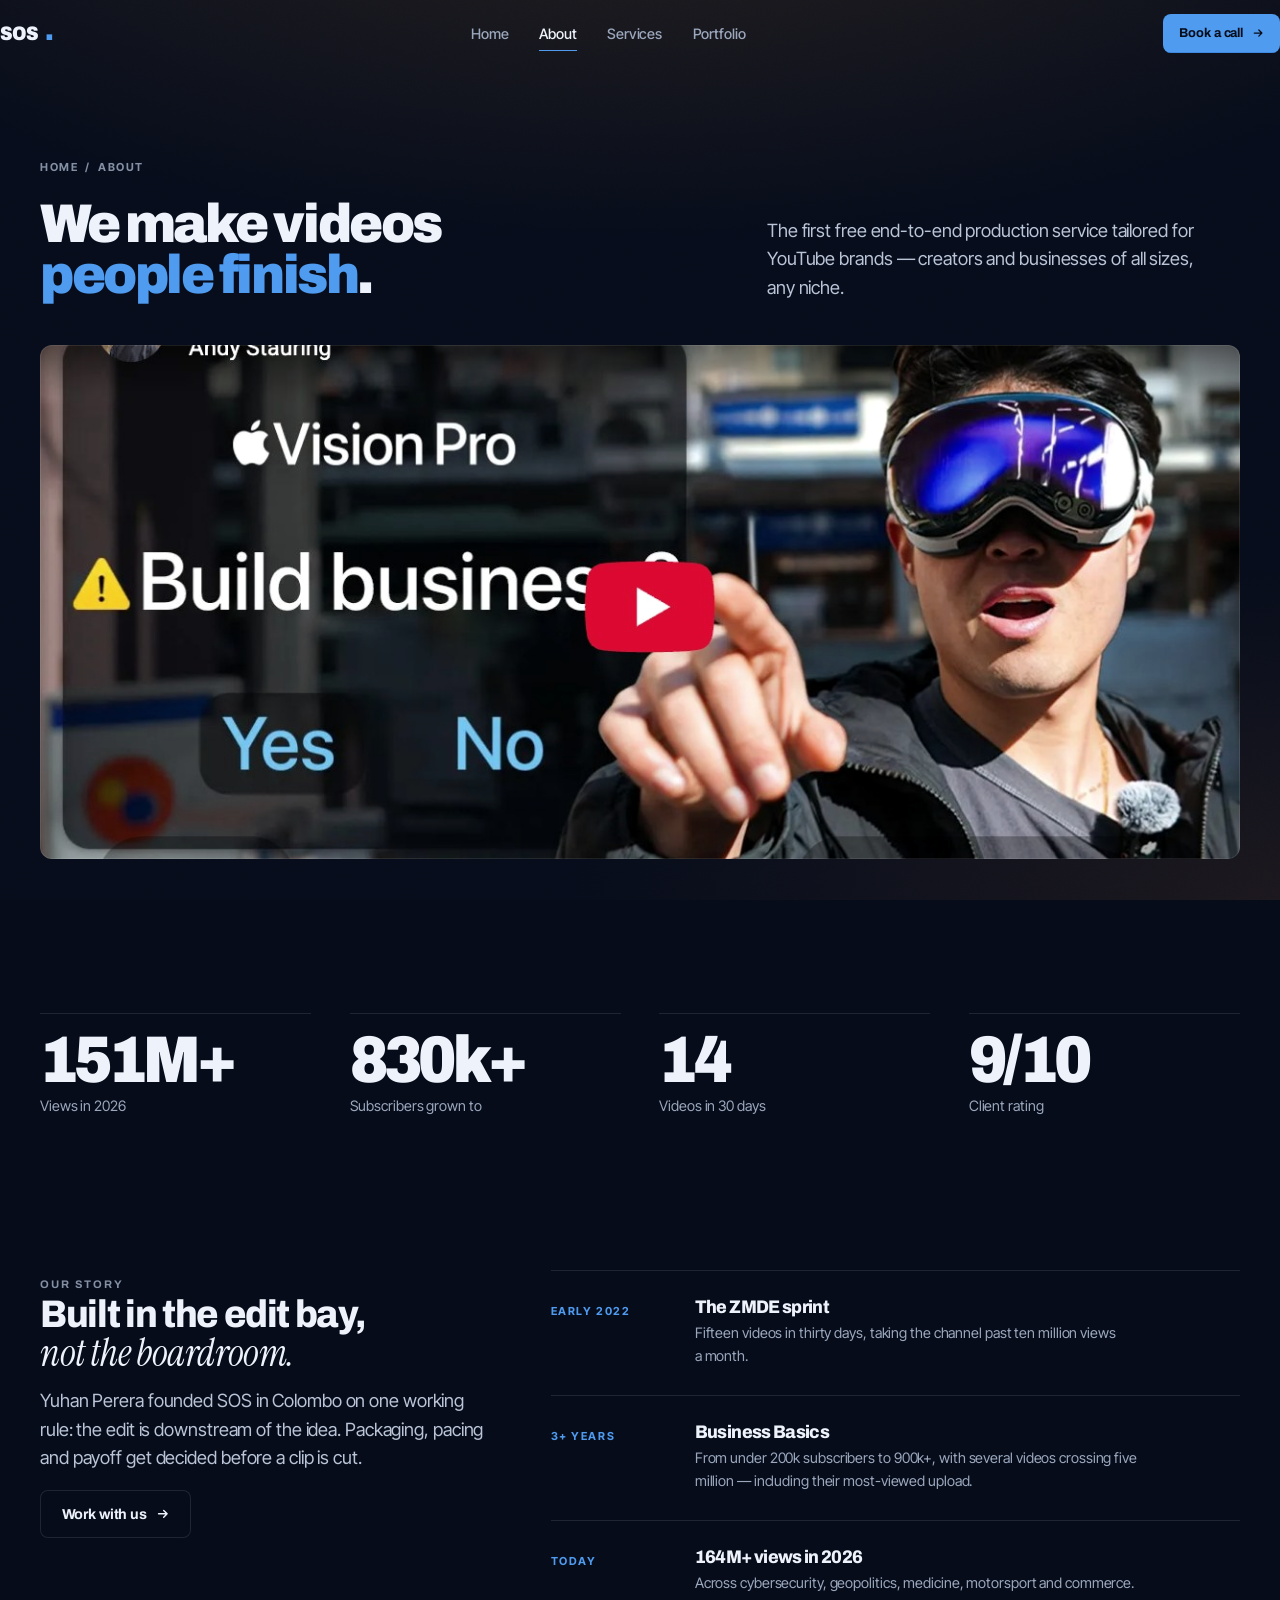
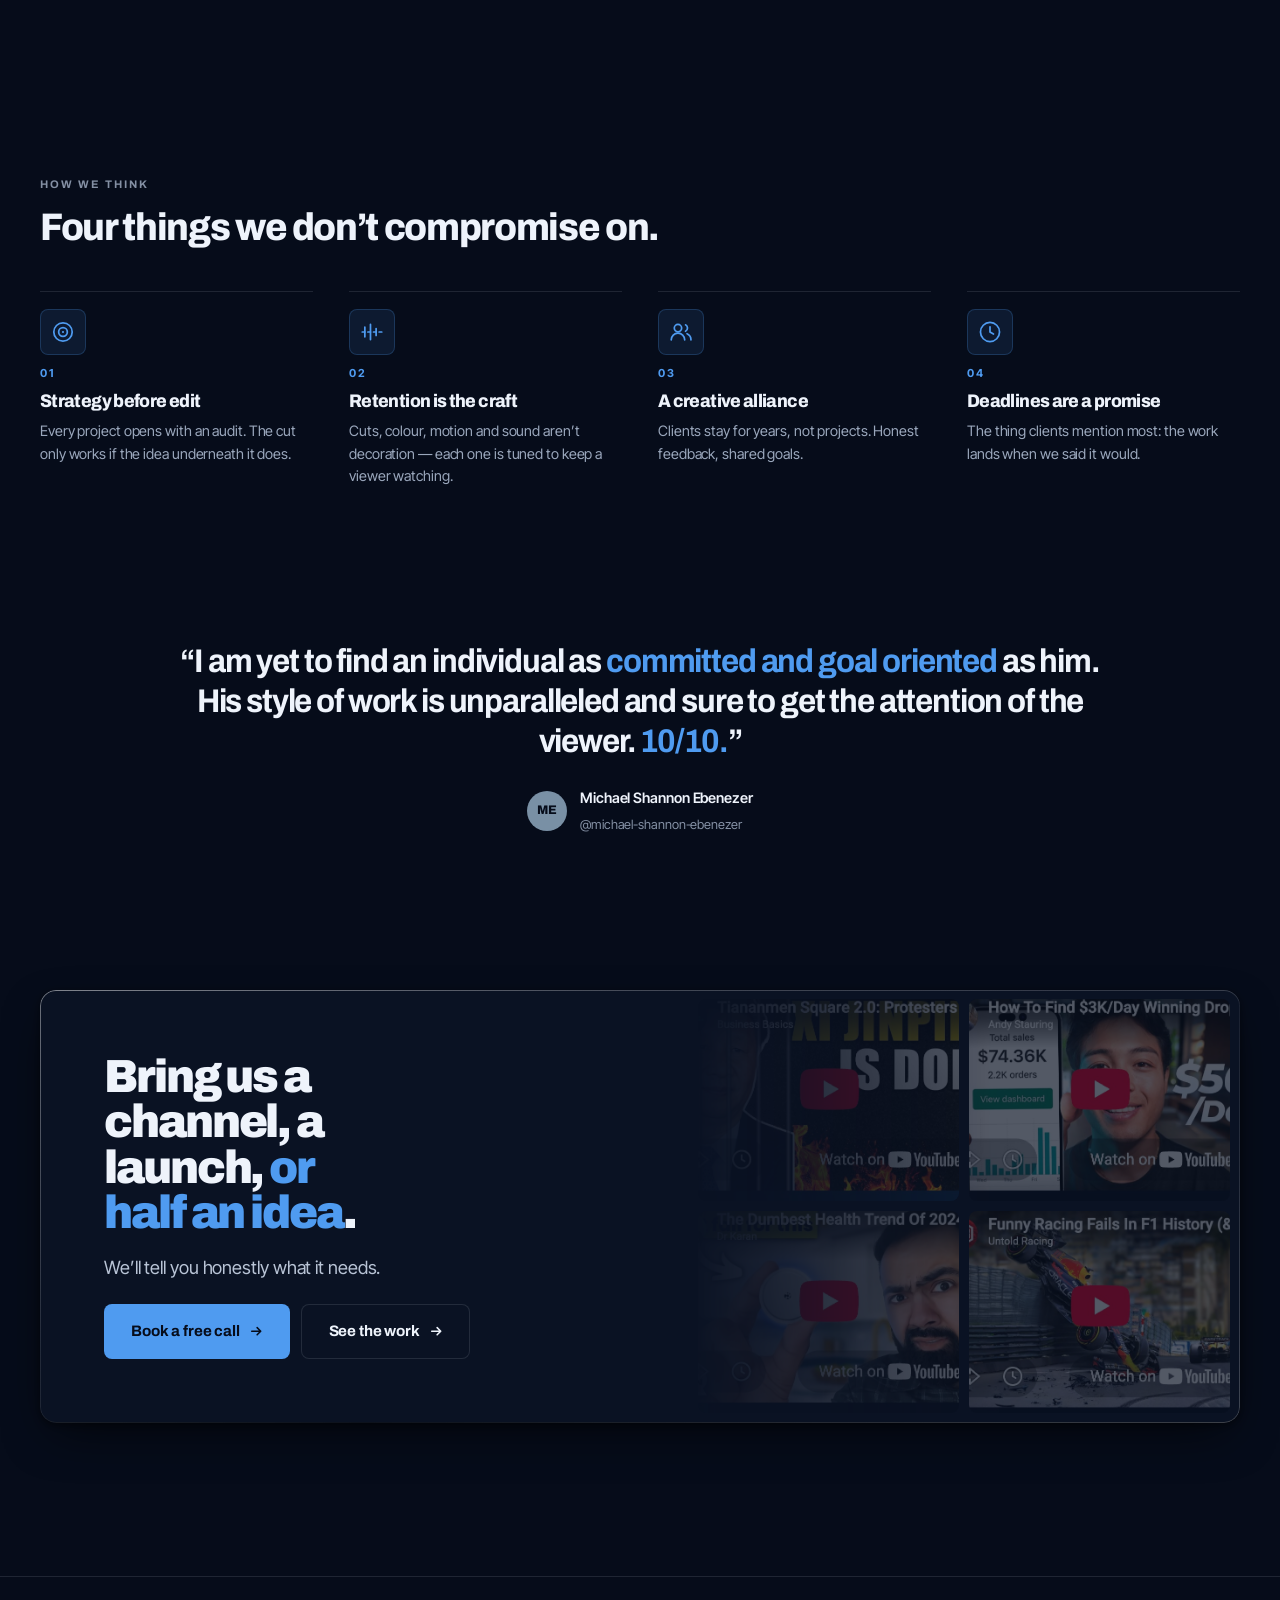
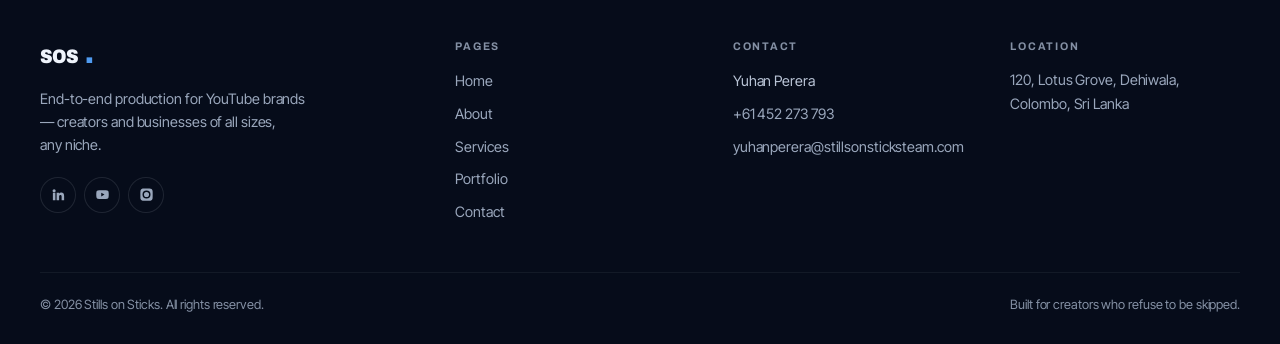
<file: about.html>
<!doctype html>
<html lang="en">
<head>
<meta charset="utf-8">
<meta name="viewport" content="width=device-width, initial-scale=1">
<title>About — SOS | Stills on Sticks</title>
<meta name="description" content="End-to-end production for YouTube brands. Founded by Yuhan Perera in Colombo.">
<meta name="theme-color" content="#0c0c0e">
<script>
  /* Mark that JS is live so the scroll-reveal styles apply. If motion.js never
     boots (blocked, failed or slow), drop the flag so nothing stays hidden. */
  document.documentElement.classList.add("js");
  setTimeout(function () {
    if (!document.body || !document.body.dataset.motion) {
      document.documentElement.classList.remove("js");
    }
  }, 2500);
</script>
<link rel="canonical" href="https://stillsonsticks.com/about.html">
<meta property="og:url" content="https://stillsonsticks.com/about.html">
<meta property="og:type" content="website">
<meta property="og:title" content="About — SOS | Stills on Sticks">
<meta property="og:description" content="End-to-end production for YouTube brands. Founded by Yuhan Perera in Colombo.">
<meta property="og:site_name" content="SOS — Stills on Sticks">
<meta name="twitter:card" content="summary_large_image">
<link rel="icon" href="assets/img/favicon.svg" type="image/svg+xml">
<link rel="preconnect" href="https://fonts.googleapis.com">
<link rel="preconnect" href="https://fonts.gstatic.com" crossorigin>
<link href="https://fonts.googleapis.com/css2?family=Archivo:wdth,wght@84..100,400..900&family=Inter+Tight:wght@400;500;600&family=Instrument+Serif:ital@1&display=swap" rel="stylesheet">
<link rel="stylesheet" href="assets/css/base.css">
<link rel="stylesheet" href="assets/css/glass.css">
<link rel="stylesheet" href="assets/css/components.css">
<link rel="stylesheet" href="assets/css/sections.css">
<link rel="stylesheet" href="assets/css/cinema.css">
</head>
<body>
<a class="skip-link" href="#main">Skip to content</a>
<div class="atmos" aria-hidden="true"><div class="atmos__vignette"></div><div class="atmos__grain"></div></div>
<div class="progress" aria-hidden="true"></div>

<header class="nav">
  <div class="nav__inner shell">
    <a class="nav__logo" href="index.html" aria-label="SOS, Stills on Sticks — home"><span>SOS</span><em>.</em></a>
    <nav class="nav__links" aria-label="Primary"><a href="index.html">Home</a><a href="about.html" class="is-active" aria-current="page">About</a><a href="services.html">Services</a><a href="portfolio.html">Portfolio</a></nav>
    <div class="nav__actions">
      <a class="btn btn--primary btn--sm" href="contact.html"><span>Book a call</span><svg class="arrow" viewBox="0 0 16 16" fill="none" aria-hidden="true"><path d="M3 8h10M9 4l4 4-4 4" stroke="currentColor" stroke-width="1.7" stroke-linecap="round" stroke-linejoin="round"/></svg></a>
      <button class="nav__burger" type="button" aria-expanded="false" aria-controls="drawer" aria-label="Open menu">
        <span></span><span></span><span></span>
      </button>
    </div>
  </div>
</header>
<div class="drawer" id="drawer" aria-hidden="true">
  <div class="drawer__list"><a href="index.html" style="--i:0"><i>01</i>Home</a><a href="about.html" style="--i:1" class="is-active"><i>02</i>About</a><a href="services.html" style="--i:2"><i>03</i>Services</a><a href="portfolio.html" style="--i:3"><i>04</i>Portfolio</a><a href="contact.html" style="--i:4"><i>05</i>Contact</a>
    <a class="btn btn--primary btn--lg" href="contact.html"><span>Book a free call</span><svg class="arrow" viewBox="0 0 16 16" fill="none" aria-hidden="true"><path d="M3 8h10M9 4l4 4-4 4" stroke="currentColor" stroke-width="1.7" stroke-linecap="round" stroke-linejoin="round"/></svg></a>
  </div>
</div>

<main id="main">

<section class="page-hero">
  <div class="shell page-hero__grid">
    <div>
      <nav class="crumbs" aria-label="Breadcrumb" data-reveal><a href="index.html">Home</a><span>/</span><span>About</span></nav>
      <h1 class="page-hero__title" data-reveal style="--i:1">We make videos <em>people finish</em>.</h1>
    </div>
    <div data-reveal style="--i:2"><p class="lede">The first free end-to-end production service tailored for YouTube brands &mdash; creators and businesses of all sizes, any niche.</p></div>
  </div>
</section>

<section class="section" style="padding-block-start:0">
  <div class="shell"><div class="wk__shot" data-wipe style="aspect-ratio:21/9"><img src="assets/img/work/andy-vision-pro.jpg" alt="Still from &ldquo;I Tried Dropshipping in Apple Vision Pro (RAW)&rdquo; &mdash; Andy Stauring" width="1251" height="704" sizes="95vw" loading="eager" fetchpriority="high" decoding="async"></div></div>
</section>

<section class="section">
  <div class="shell">
    <div class="figs" data-reveal-group>
      <div class="fig" data-reveal><p class="fig__n"><span class="counter" data-count="164" data-suffix="M+">0</span></p><p class="fig__k">Views in 2026</p></div>
      <div class="fig" data-reveal><p class="fig__n"><span class="counter" data-count="900" data-suffix="k+">0</span></p><p class="fig__k">Subscribers grown to</p></div>
      <div class="fig" data-reveal><p class="fig__n"><span class="counter" data-count="15" data-suffix="">0</span></p><p class="fig__k">Videos in 30 days</p></div>
      <div class="fig" data-reveal><p class="fig__n"><span class="counter" data-count="10" data-suffix="/10">0</span></p><p class="fig__k">Client rating</p></div>
    </div>
  </div>
</section>

<section class="section" aria-labelledby="st-h">
  <div class="shell">
    <div class="split">
      <div class="split__sticky">
        <p class="label" data-reveal>Our story</p>
        <h2 class="h2" id="st-h" data-reveal style="--i:1">Built in the edit bay, <span class="serif">not the boardroom.</span></h2>
        <p class="lede" data-reveal style="--i:2;margin-block-start:.8rem">Yuhan Perera founded SOS in Colombo on one working rule: the edit is downstream of the idea. Packaging, pacing and payoff get decided before a clip is cut.</p>
        <div data-reveal style="--i:3;margin-block-start:1.2rem"><a class="btn btn--line" href="contact.html"><span>Work with us</span><svg class="arrow" viewBox="0 0 16 16" fill="none" aria-hidden="true"><path d="M3 8h10M9 4l4 4-4 4" stroke="currentColor" stroke-width="1.7" stroke-linecap="round" stroke-linejoin="round"/></svg></a></div>
      </div>
      <div class="tl" data-reveal-group><div class="tl__item" data-reveal style="--i:0"><p class="tl__k">Early 2022</p><div><h3 class="tl__t">The ZMDE sprint</h3><p class="tl__d">Fifteen videos in thirty days, taking the channel past ten million views a month.</p></div></div><div class="tl__item" data-reveal style="--i:1"><p class="tl__k">3+ years</p><div><h3 class="tl__t">Business Basics</h3><p class="tl__d">From under 200k subscribers to 900k+, with several videos crossing five million &mdash; including their most-viewed upload.</p></div></div><div class="tl__item" data-reveal style="--i:2"><p class="tl__k">Today</p><div><h3 class="tl__t">164M+ views in 2026</h3><p class="tl__d">Across cybersecurity, geopolitics, medicine, motorsport and commerce.</p></div></div></div>
    </div>
  </div>
</section>

<section class="section" aria-labelledby="vl-h">
  <div class="shell">
    <div class="section-head">
      <p class="label" data-reveal>How we think</p>
      <h2 class="h2" id="vl-h" data-reveal style="--i:1">Four things we don&rsquo;t compromise on.</h2>
    </div>
    <div class="tiles" data-reveal-group><div class="tile" data-reveal style="--i:0"><span class="ico-tile" aria-hidden="true"><svg class="ico ico--lg" viewBox="0 0 24 24" aria-hidden="true"><circle cx="12" cy="12" r="8.5"/><circle cx="12" cy="12" r="4"/><circle cx="12" cy="12" r="1" fill="currentColor" stroke="none"/></svg></span><p class="tile__n">01</p><h3 class="tile__t">Strategy before edit</h3><p class="tile__d">Every project opens with an audit. The cut only works if the idea underneath it does.</p></div><div class="tile" data-reveal style="--i:1"><span class="ico-tile" aria-hidden="true"><svg class="ico ico--lg" viewBox="0 0 24 24" aria-hidden="true"><path d="M3 12h2.4M8.2 12h2.4M13.4 12h2.4M18.6 12H21"/><path d="M5.4 7.6v8.8M10.6 5v14M15.8 8.8v6.4"/></svg></span><p class="tile__n">02</p><h3 class="tile__t">Retention is the craft</h3><p class="tile__d">Cuts, colour, motion and sound aren&rsquo;t decoration &mdash; each one is tuned to keep a viewer watching.</p></div><div class="tile" data-reveal style="--i:2"><span class="ico-tile" aria-hidden="true"><svg class="ico ico--lg" viewBox="0 0 24 24" aria-hidden="true"><circle cx="9.2" cy="8.4" r="3.4"/><path d="M3 19.2a6.2 6.2 0 0 1 12.4 0"/><path d="M16.2 5.4a3.4 3.4 0 0 1 0 6M17.6 13.6a6.2 6.2 0 0 1 3.6 5.6"/></svg></span><p class="tile__n">03</p><h3 class="tile__t">A creative alliance</h3><p class="tile__d">Clients stay for years, not projects. Honest feedback, shared goals.</p></div><div class="tile" data-reveal style="--i:3"><span class="ico-tile" aria-hidden="true"><svg class="ico ico--lg" viewBox="0 0 24 24" aria-hidden="true"><circle cx="12" cy="12" r="8.8"/><path d="M12 7.2V12l3.2 1.9"/></svg></span><p class="tile__n">04</p><h3 class="tile__t">Deadlines are a promise</h3><p class="tile__d">The thing clients mention most: the work lands when we said it would.</p></div></div>
  </div>
</section>

<section class="section">
  <div class="shell shell--narrow">
    <div class="quote center" data-reveal>
      <blockquote class="quote__q">&ldquo;I am yet to find an individual as <em>committed and goal oriented</em> as him. His style of work is unparalleled and sure to get the attention of the viewer. <em>10/10.</em>&rdquo;</blockquote>
      <figcaption class="quote__by" style="justify-content:center">
        <span class="quote__ava" aria-hidden="true">ME</span>
        <span style="text-align:left"><span class="quote__name">Michael Shannon Ebenezer</span><br><span class="quote__handle">@michael-shannon-ebenezer</span></span>
      </figcaption>
    </div>
  </div>
</section>

<section class="section">
  <div class="shell">
    <div class="cta glass glass--r" data-reveal="still">
      <div class="cta__stills" aria-hidden="true"><img src="assets/img/work/bb-tiananmen.jpg" alt="Still from &ldquo;Tiananmen Square 2.0: Protesters Demand Xi Jinping Step Down&rdquo; &mdash; Business Basics" width="821" height="462" sizes="25vw" loading="lazy" decoding="async"><img src="assets/img/work/andy-3k-day.jpg" alt="Still from &ldquo;How To Find $3K/Day Winning Dropshipping Products In 10 Minutes&rdquo; &mdash; Andy Stauring" width="821" height="462" sizes="25vw" loading="lazy" decoding="async"><img src="assets/img/work/drkaran-cgm.jpg" alt="Still from &ldquo;The Dumbest Health Trend Of 2024: CGM&rdquo; &mdash; Dr. Karan" width="821" height="462" sizes="25vw" loading="lazy" decoding="async"><img src="assets/img/work/untold-racing.jpg" alt="Still from &ldquo;Funny Racing Fails In F1 History (&amp; others)&rdquo; &mdash; Untold Racing" width="821" height="462" sizes="25vw" loading="lazy" decoding="async"></div>
      <div class="cta__inner">
        <h2 class="cta__title">Bring us a channel, a launch, <em>or half an idea</em>.</h2>
        <p class="lede">We&rsquo;ll tell you honestly what it needs.</p>
        <div class="hero__cta"><a class="btn btn--primary btn--lg" href="contact.html"><span>Book a free call</span><svg class="arrow" viewBox="0 0 16 16" fill="none" aria-hidden="true"><path d="M3 8h10M9 4l4 4-4 4" stroke="currentColor" stroke-width="1.7" stroke-linecap="round" stroke-linejoin="round"/></svg></a><a class="btn btn--line btn--lg" href="portfolio.html"><span>See the work</span><svg class="arrow" viewBox="0 0 16 16" fill="none" aria-hidden="true"><path d="M3 8h10M9 4l4 4-4 4" stroke="currentColor" stroke-width="1.7" stroke-linecap="round" stroke-linejoin="round"/></svg></a></div>
      </div>
    </div>
  </div>
</section>

</main>

<footer class="footer">
  <div class="shell">
    <div class="footer__grid">
      <div>
        <a class="nav__logo" href="index.html" aria-label="SOS, Stills on Sticks — home"><span>SOS</span><em>.</em></a>
        <p class="small muted" style="margin-block-start:.9rem;max-inline-size:34ch">
          End-to-end production for YouTube brands &mdash; creators and businesses of all sizes, any niche.
        </p>
        <div class="socials" style="margin-block-start:1.3rem">
          <a href="https://www.linkedin.com/" target="_blank" rel="noopener noreferrer" aria-label="LinkedIn"><svg viewBox="0 0 24 24" aria-hidden="true"><path d="M4.98 3.5a2.5 2.5 0 1 1 0 5 2.5 2.5 0 0 1 0-5ZM3 9h4v12H3zM9.5 9H13v1.7a3.8 3.8 0 0 1 3.4-1.9c3 0 4.6 1.9 4.6 5.4V21h-4v-5.9c0-1.5-.5-2.5-1.9-2.5-1.1 0-1.7.7-2 1.4-.1.3-.1.7-.1 1V21h-4V9Z"/></svg></a>
          <a href="https://www.youtube.com/" target="_blank" rel="noopener noreferrer" aria-label="YouTube"><svg viewBox="0 0 24 24" aria-hidden="true"><path d="M21.6 7.2a2.5 2.5 0 0 0-1.8-1.8C18.2 5 12 5 12 5s-6.2 0-7.8.4A2.5 2.5 0 0 0 2.4 7.2 26 26 0 0 0 2 12a26 26 0 0 0 .4 4.8 2.5 2.5 0 0 0 1.8 1.8C5.8 19 12 19 12 19s6.2 0 7.8-.4a2.5 2.5 0 0 0 1.8-1.8A26 26 0 0 0 22 12a26 26 0 0 0-.4-4.8ZM10 15V9l5.2 3Z"/></svg></a>
          <a href="https://www.instagram.com/" target="_blank" rel="noopener noreferrer" aria-label="Instagram"><svg viewBox="0 0 24 24" aria-hidden="true"><path d="M12 2.2c3.2 0 3.6 0 4.9.1 1.2.1 1.8.3 2.2.4.6.2 1 .5 1.4.9.4.4.7.8.9 1.4.2.4.4 1 .4 2.2.1 1.3.1 1.7.1 4.9s0 3.6-.1 4.9c-.1 1.2-.3 1.8-.4 2.2-.2.6-.5 1-.9 1.4-.4.4-.8.7-1.4.9-.4.2-1 .4-2.2.4-1.3.1-1.7.1-4.9.1s-3.6 0-4.9-.1c-1.2-.1-1.8-.3-2.2-.4a3.9 3.9 0 0 1-1.4-.9 3.9 3.9 0 0 1-.9-1.4c-.2-.4-.4-1-.4-2.2C2.2 15.6 2.2 15.2 2.2 12s0-3.6.1-4.9c.1-1.2.3-1.8.4-2.2.2-.6.5-1 .9-1.4.4-.4.8-.7 1.4-.9.4-.2 1-.4 2.2-.4C8.4 2.2 8.8 2.2 12 2.2Zm0 3.4A6.4 6.4 0 1 0 18.4 12 6.4 6.4 0 0 0 12 5.6Zm0 10.5A4.1 4.1 0 1 1 16.1 12 4.1 4.1 0 0 1 12 16.1Zm6.6-10.7a1.5 1.5 0 1 1-1.5-1.5 1.5 1.5 0 0 1 1.5 1.5Z"/></svg></a>
        </div>
      </div>
      <nav aria-label="Footer">
        <h2 class="footer__title">Pages</h2>
        <div class="footer__list"><a href="index.html">Home</a><a href="about.html">About</a><a href="services.html">Services</a><a href="portfolio.html">Portfolio</a><a href="contact.html">Contact</a></div>
      </nav>
      <div>
        <h2 class="footer__title">Contact</h2>
        <div class="footer__list">
          <span style="color:var(--fg-2)">Yuhan Perera</span>
          <a href="tel:+61452273793">+61 452 273 793</a>
          <a href="mailto:yuhanperera@stillsonsticksteam.com">yuhanperera@stillsonsticksteam.com</a>
        </div>
      </div>
      <div>
        <h2 class="footer__title">Location</h2>
        <div class="footer__list"><span>120, Lotus Grove, Dehiwala, Colombo, Sri Lanka</span></div>
      </div>
    </div>
    <div class="footer__base">
      <span>&copy; <span data-year>2026</span> Stills on Sticks. All rights reserved.</span>
      <span>Built for creators who refuse to be skipped.</span>
    </div>
  </div>
</footer>
<script src="assets/js/cinema.js" defer></script>
<script src="assets/js/motion.js" defer></script>
<script src="assets/js/app.js" defer></script>
</body>
</html>
</file>
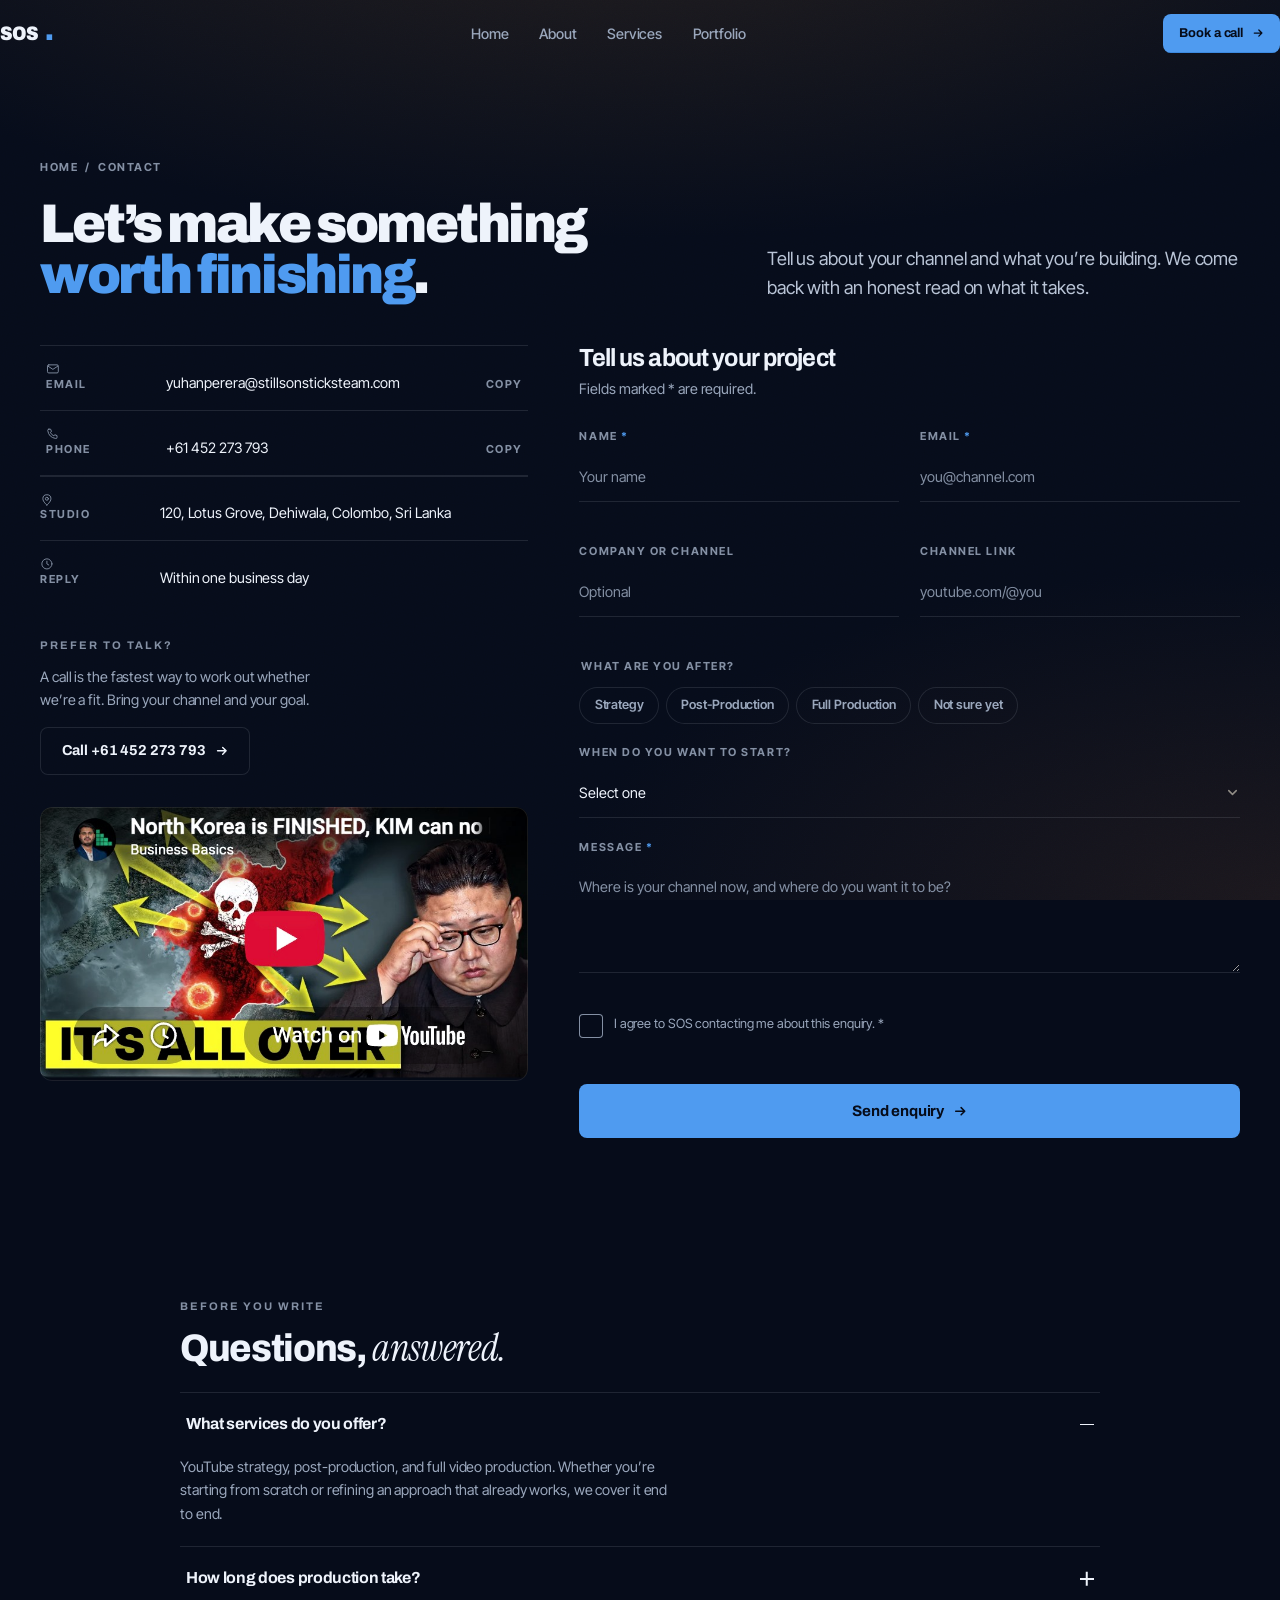
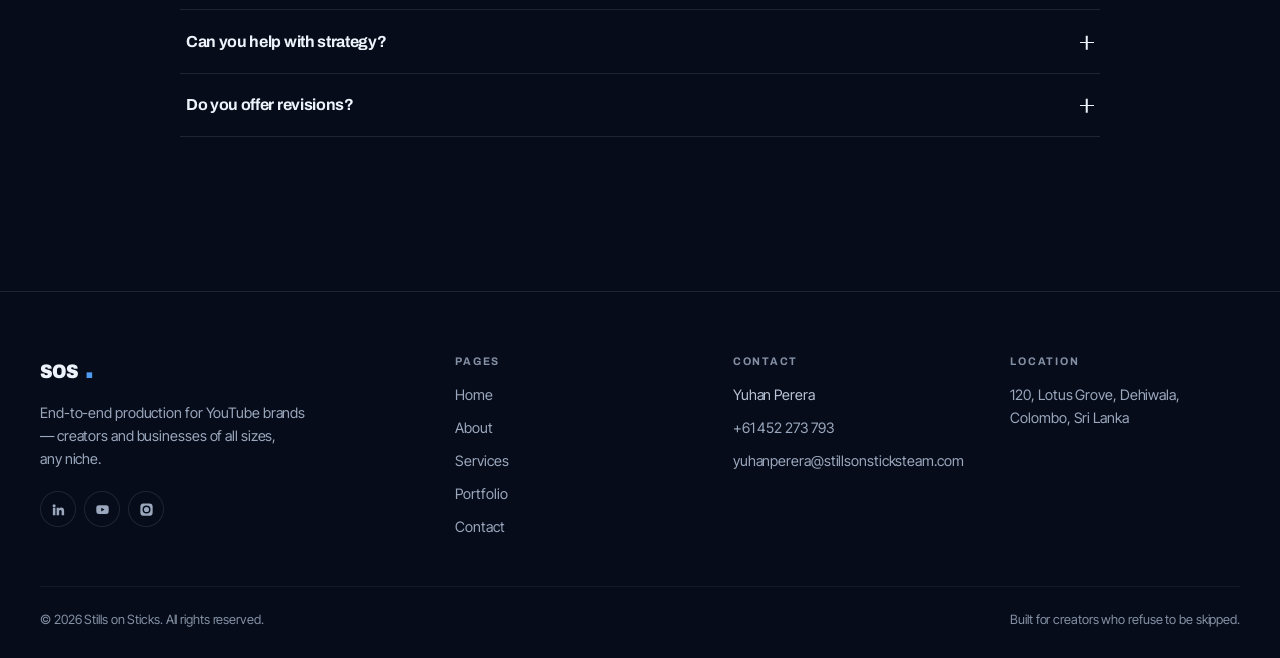
<file: contact.html>
<!doctype html>
<html lang="en">
<head>
<meta charset="utf-8">
<meta name="viewport" content="width=device-width, initial-scale=1">
<title>Contact — SOS | Stills on Sticks</title>
<meta name="description" content="Tell us about your channel. We reply within one business day.">
<meta name="theme-color" content="#0c0c0e">
<script>
  /* Mark that JS is live so the scroll-reveal styles apply. If motion.js never
     boots (blocked, failed or slow), drop the flag so nothing stays hidden. */
  document.documentElement.classList.add("js");
  setTimeout(function () {
    if (!document.body || !document.body.dataset.motion) {
      document.documentElement.classList.remove("js");
    }
  }, 2500);
</script>
<link rel="canonical" href="https://stillsonsticks.com/contact.html">
<meta property="og:url" content="https://stillsonsticks.com/contact.html">
<meta property="og:type" content="website">
<meta property="og:title" content="Contact — SOS | Stills on Sticks">
<meta property="og:description" content="Tell us about your channel. We reply within one business day.">
<meta property="og:site_name" content="SOS — Stills on Sticks">
<meta name="twitter:card" content="summary_large_image">
<link rel="icon" href="assets/img/favicon.svg" type="image/svg+xml">
<link rel="preconnect" href="https://fonts.googleapis.com">
<link rel="preconnect" href="https://fonts.gstatic.com" crossorigin>
<link href="https://fonts.googleapis.com/css2?family=Archivo:wdth,wght@84..100,400..900&family=Inter+Tight:wght@400;500;600&family=Instrument+Serif:ital@1&display=swap" rel="stylesheet">
<link rel="stylesheet" href="assets/css/base.css">
<link rel="stylesheet" href="assets/css/glass.css">
<link rel="stylesheet" href="assets/css/components.css">
<link rel="stylesheet" href="assets/css/sections.css">
<link rel="stylesheet" href="assets/css/cinema.css">
</head>
<body>
<a class="skip-link" href="#main">Skip to content</a>
<div class="atmos" aria-hidden="true"><div class="atmos__vignette"></div><div class="atmos__grain"></div></div>
<div class="progress" aria-hidden="true"></div>

<header class="nav">
  <div class="nav__inner shell">
    <a class="nav__logo" href="index.html" aria-label="SOS, Stills on Sticks — home"><span>SOS</span><em>.</em></a>
    <nav class="nav__links" aria-label="Primary"><a href="index.html">Home</a><a href="about.html">About</a><a href="services.html">Services</a><a href="portfolio.html">Portfolio</a></nav>
    <div class="nav__actions">
      <a class="btn btn--primary btn--sm" href="contact.html"><span>Book a call</span><svg class="arrow" viewBox="0 0 16 16" fill="none" aria-hidden="true"><path d="M3 8h10M9 4l4 4-4 4" stroke="currentColor" stroke-width="1.7" stroke-linecap="round" stroke-linejoin="round"/></svg></a>
      <button class="nav__burger" type="button" aria-expanded="false" aria-controls="drawer" aria-label="Open menu">
        <span></span><span></span><span></span>
      </button>
    </div>
  </div>
</header>
<div class="drawer" id="drawer" aria-hidden="true">
  <div class="drawer__list"><a href="index.html" style="--i:0"><i>01</i>Home</a><a href="about.html" style="--i:1"><i>02</i>About</a><a href="services.html" style="--i:2"><i>03</i>Services</a><a href="portfolio.html" style="--i:3"><i>04</i>Portfolio</a><a href="contact.html" style="--i:4" class="is-active"><i>05</i>Contact</a>
    <a class="btn btn--primary btn--lg" href="contact.html"><span>Book a free call</span><svg class="arrow" viewBox="0 0 16 16" fill="none" aria-hidden="true"><path d="M3 8h10M9 4l4 4-4 4" stroke="currentColor" stroke-width="1.7" stroke-linecap="round" stroke-linejoin="round"/></svg></a>
  </div>
</div>

<main id="main">

<section class="page-hero">
  <div class="shell page-hero__grid">
    <div>
      <nav class="crumbs" aria-label="Breadcrumb" data-reveal><a href="index.html">Home</a><span>/</span><span>Contact</span></nav>
      <h1 class="page-hero__title" data-reveal style="--i:1">Let&rsquo;s make something <em>worth finishing</em>.</h1>
    </div>
    <div data-reveal style="--i:2"><p class="lede">Tell us about your channel and what you&rsquo;re building. We come back with an honest read on what it takes.</p></div>
  </div>
</section>

<section class="section" style="padding-block-start:0">
  <div class="shell">
    <div class="split split--form">
      <div data-reveal-group>
        <button class="detail" type="button" data-copy="yuhanperera@stillsonsticksteam.com" data-reveal>
          <span class="detail__k"><svg class="ico" viewBox="0 0 24 24" aria-hidden="true"><rect x="2.6" y="5" width="18.8" height="14" rx="2.2"/><path d="m3.4 7.2 8.6 5.6 8.6-5.6"/></svg> Email</span><span class="detail__v">yuhanperera@stillsonsticksteam.com</span><span class="detail__copy" aria-hidden="true">Copy</span>
        </button>
        <button class="detail" type="button" data-copy="+61452273793" data-reveal style="--i:1">
          <span class="detail__k"><svg class="ico" viewBox="0 0 24 24" aria-hidden="true"><path d="M5 3.8h3l1.6 4-2.1 1.5a12.2 12.2 0 0 0 6.2 6.2l1.5-2.1 4 1.6v3a2 2 0 0 1-2.2 2A16.6 16.6 0 0 1 3 6 2 2 0 0 1 5 3.8Z"/></svg> Phone</span><span class="detail__v">+61 452 273 793</span><span class="detail__copy" aria-hidden="true">Copy</span>
        </button>
        <div class="detail" data-reveal style="--i:2"><span class="detail__k"><svg class="ico" viewBox="0 0 24 24" aria-hidden="true"><path d="M12 21s7-5.7 7-11a7 7 0 1 0-14 0c0 5.3 7 11 7 11Z"/><circle cx="12" cy="10" r="2.6"/></svg> Studio</span><span class="detail__v">120, Lotus Grove, Dehiwala, Colombo, Sri Lanka</span></div>
        <div class="detail" data-reveal style="--i:3"><span class="detail__k"><svg class="ico" viewBox="0 0 24 24" aria-hidden="true"><circle cx="12" cy="12" r="8.8"/><path d="M12 7.2V12l3.2 1.9"/></svg> Reply</span><span class="detail__v">Within one business day</span></div>
        <div data-reveal style="--i:4;margin-block-start:1.6rem">
          <p class="label">Prefer to talk?</p>
          <p class="muted small" style="margin-block:.5rem 1rem;max-inline-size:34ch">A call is the fastest way to work out whether we&rsquo;re a fit. Bring your channel and your goal.</p>
          <a class="btn btn--line" href="tel:+61452273793"><span>Call +61 452 273 793</span><svg class="arrow" viewBox="0 0 16 16" fill="none" aria-hidden="true"><path d="M3 8h10M9 4l4 4-4 4" stroke="currentColor" stroke-width="1.7" stroke-linecap="round" stroke-linejoin="round"/></svg></a>
        </div>
        <div class="wk__shot" data-wipe style="margin-block-start:2rem"><img src="assets/img/work/bb-north-korea.jpg" alt="Still from &ldquo;North Korea is FINISHED, KIM can no longer hide it&rdquo; &mdash; Business Basics" width="821" height="462" sizes="(max-width:900px) 92vw, 38vw" loading="lazy" decoding="async"></div>
      </div>

      <div data-reveal="still">
        <h2 class="h3">Tell us about your project</h2>
        <p class="muted small" style="margin-block-start:.4rem">Fields marked <span style="color:var(--red)">*</span> are required.</p>
        <form class="stack" style="--s:1.3rem;margin-block-start:1.8rem" data-validate data-mailto="yuhanperera@stillsonsticksteam.com" novalidate>
          <div class="grid grid-2" style="gap:1.3rem">
            <div class="field">
              <label class="field__label" for="f-name">Name <span class="req">*</span></label>
              <input class="input" id="f-name" name="name" type="text" required autocomplete="name" placeholder="Your name">
              <span class="field__error" aria-live="polite"></span>
            </div>
            <div class="field">
              <label class="field__label" for="f-email">Email <span class="req">*</span></label>
              <input class="input" id="f-email" name="email" type="email" required autocomplete="email" placeholder="you@channel.com">
              <span class="field__error" aria-live="polite"></span>
            </div>
          </div>
          <div class="grid grid-2" style="gap:1.3rem">
            <div class="field">
              <label class="field__label" for="f-company">Company or channel</label>
              <input class="input" id="f-company" name="company" type="text" autocomplete="organization" placeholder="Optional">
              <span class="field__error" aria-live="polite"></span>
            </div>
            <div class="field">
              <label class="field__label" for="f-link">Channel link</label>
              <input class="input" id="f-link" name="link" type="url" placeholder="youtube.com/@you">
              <span class="field__error" aria-live="polite"></span>
            </div>
          </div>
          <fieldset style="border:0;padding:0;margin:0">
            <legend class="field__label" style="margin-block-end:.7rem">What are you after?</legend>
            <div class="chipset">
              <input type="checkbox" id="s1" name="service" value="YouTube Strategy"><label for="s1">Strategy</label>
              <input type="checkbox" id="s2" name="service" value="Post-Production"><label for="s2">Post-Production</label>
              <input type="checkbox" id="s3" name="service" value="Full Video Production"><label for="s3">Full Production</label>
              <input type="checkbox" id="s4" name="service" value="Not sure yet"><label for="s4">Not sure yet</label>
            </div>
          </fieldset>
          <div class="field">
            <label class="field__label" for="f-when">When do you want to start?</label>
            <select class="input" id="f-when" name="timing">
              <option value="">Select one</option>
              <option>As soon as possible</option>
              <option>Within a month</option>
              <option>Next quarter</option>
              <option>Just exploring</option>
            </select>
          </div>
          <div class="field">
            <label class="field__label" for="f-msg">Message <span class="req">*</span></label>
            <textarea class="input" id="f-msg" name="message" required placeholder="Where is your channel now, and where do you want it to be?"></textarea>
            <span class="field__error" aria-live="polite"></span>
          </div>
          <div class="consent field">
            <input type="checkbox" id="f-terms" name="terms" required>
            <label for="f-terms">I agree to SOS contacting me about this enquiry. <span class="req">*</span></label>
            <span class="field__error" aria-live="polite" style="flex-basis:100%"></span>
          </div>
          <div class="form-status" role="status" aria-live="polite"></div>
          <button class="btn btn--primary btn--lg btn--block" type="submit"><span>Send enquiry</span><svg class="arrow" viewBox="0 0 16 16" fill="none" aria-hidden="true"><path d="M3 8h10M9 4l4 4-4 4" stroke="currentColor" stroke-width="1.7" stroke-linecap="round" stroke-linejoin="round"/></svg></button>
        </form>
      </div>
    </div>
  </div>
</section>

<section class="section" aria-labelledby="cf-h">
  <div class="shell shell--narrow">
    <p class="label" data-reveal>Before you write</p>
    <h2 class="h2" id="cf-h" data-reveal style="--i:1;margin-block:.7rem 1.5rem">Questions, <span class="serif">answered.</span></h2>
    <div class="acc" data-reveal-group><div class="acc__item is-open" data-reveal style="--i:0"><button class="acc__btn" type="button" aria-expanded="true" aria-controls="c-p0" id="c-b0"><span>What services do you offer?</span><span class="acc__icon" aria-hidden="true"></span></button><div class="acc__panel" id="c-p0" role="region" aria-labelledby="c-b0" aria-hidden="false"><div><p>YouTube strategy, post-production, and full video production. Whether you&rsquo;re starting from scratch or refining an approach that already works, we cover it end to end.</p></div></div></div><div class="acc__item" data-reveal style="--i:1"><button class="acc__btn" type="button" aria-expanded="false" aria-controls="c-p1" id="c-b1"><span>How long does production take?</span><span class="acc__icon" aria-hidden="true"></span></button><div class="acc__panel" id="c-p1" role="region" aria-labelledby="c-b1" aria-hidden="true"><div><p>It depends on scope. A post-production edit moves fastest &mdash; we start the moment your footage lands. A full production runs creative &amp; script, filming day, then post and delivery, so your shoot schedule sets the timeline. We agree exact dates on the kickoff call.</p></div></div></div><div class="acc__item" data-reveal style="--i:2"><button class="acc__btn" type="button" aria-expanded="false" aria-controls="c-p2" id="c-b2"><span>Can you help with strategy?</span><span class="acc__icon" aria-hidden="true"></span></button><div class="acc__panel" id="c-p2" role="region" aria-labelledby="c-b2" aria-hidden="true"><div><p>Yes &mdash; it&rsquo;s where every engagement starts. We audit your niche, audience and channel, then build a monthly roadmap covering pillars and cadence, with ongoing performance tracking.</p></div></div></div><div class="acc__item" data-reveal style="--i:3"><button class="acc__btn" type="button" aria-expanded="false" aria-controls="c-p3" id="c-b3"><span>Do you offer revisions?</span><span class="acc__icon" aria-hidden="true"></span></button><div class="acc__panel" id="c-p3" role="region" aria-labelledby="c-b3" aria-hidden="true"><div><p>Yes. Client review is a built-in stage, not an afterthought. Every edit comes to you before delivery and we work your notes until the cut is right.</p></div></div></div></div>
  </div>
</section>

</main>

<footer class="footer">
  <div class="shell">
    <div class="footer__grid">
      <div>
        <a class="nav__logo" href="index.html" aria-label="SOS, Stills on Sticks — home"><span>SOS</span><em>.</em></a>
        <p class="small muted" style="margin-block-start:.9rem;max-inline-size:34ch">
          End-to-end production for YouTube brands &mdash; creators and businesses of all sizes, any niche.
        </p>
        <div class="socials" style="margin-block-start:1.3rem">
          <a href="https://www.linkedin.com/" target="_blank" rel="noopener noreferrer" aria-label="LinkedIn"><svg viewBox="0 0 24 24" aria-hidden="true"><path d="M4.98 3.5a2.5 2.5 0 1 1 0 5 2.5 2.5 0 0 1 0-5ZM3 9h4v12H3zM9.5 9H13v1.7a3.8 3.8 0 0 1 3.4-1.9c3 0 4.6 1.9 4.6 5.4V21h-4v-5.9c0-1.5-.5-2.5-1.9-2.5-1.1 0-1.7.7-2 1.4-.1.3-.1.7-.1 1V21h-4V9Z"/></svg></a>
          <a href="https://www.youtube.com/" target="_blank" rel="noopener noreferrer" aria-label="YouTube"><svg viewBox="0 0 24 24" aria-hidden="true"><path d="M21.6 7.2a2.5 2.5 0 0 0-1.8-1.8C18.2 5 12 5 12 5s-6.2 0-7.8.4A2.5 2.5 0 0 0 2.4 7.2 26 26 0 0 0 2 12a26 26 0 0 0 .4 4.8 2.5 2.5 0 0 0 1.8 1.8C5.8 19 12 19 12 19s6.2 0 7.8-.4a2.5 2.5 0 0 0 1.8-1.8A26 26 0 0 0 22 12a26 26 0 0 0-.4-4.8ZM10 15V9l5.2 3Z"/></svg></a>
          <a href="https://www.instagram.com/" target="_blank" rel="noopener noreferrer" aria-label="Instagram"><svg viewBox="0 0 24 24" aria-hidden="true"><path d="M12 2.2c3.2 0 3.6 0 4.9.1 1.2.1 1.8.3 2.2.4.6.2 1 .5 1.4.9.4.4.7.8.9 1.4.2.4.4 1 .4 2.2.1 1.3.1 1.7.1 4.9s0 3.6-.1 4.9c-.1 1.2-.3 1.8-.4 2.2-.2.6-.5 1-.9 1.4-.4.4-.8.7-1.4.9-.4.2-1 .4-2.2.4-1.3.1-1.7.1-4.9.1s-3.6 0-4.9-.1c-1.2-.1-1.8-.3-2.2-.4a3.9 3.9 0 0 1-1.4-.9 3.9 3.9 0 0 1-.9-1.4c-.2-.4-.4-1-.4-2.2C2.2 15.6 2.2 15.2 2.2 12s0-3.6.1-4.9c.1-1.2.3-1.8.4-2.2.2-.6.5-1 .9-1.4.4-.4.8-.7 1.4-.9.4-.2 1-.4 2.2-.4C8.4 2.2 8.8 2.2 12 2.2Zm0 3.4A6.4 6.4 0 1 0 18.4 12 6.4 6.4 0 0 0 12 5.6Zm0 10.5A4.1 4.1 0 1 1 16.1 12 4.1 4.1 0 0 1 12 16.1Zm6.6-10.7a1.5 1.5 0 1 1-1.5-1.5 1.5 1.5 0 0 1 1.5 1.5Z"/></svg></a>
        </div>
      </div>
      <nav aria-label="Footer">
        <h2 class="footer__title">Pages</h2>
        <div class="footer__list"><a href="index.html">Home</a><a href="about.html">About</a><a href="services.html">Services</a><a href="portfolio.html">Portfolio</a><a href="contact.html">Contact</a></div>
      </nav>
      <div>
        <h2 class="footer__title">Contact</h2>
        <div class="footer__list">
          <span style="color:var(--fg-2)">Yuhan Perera</span>
          <a href="tel:+61452273793">+61 452 273 793</a>
          <a href="mailto:yuhanperera@stillsonsticksteam.com">yuhanperera@stillsonsticksteam.com</a>
        </div>
      </div>
      <div>
        <h2 class="footer__title">Location</h2>
        <div class="footer__list"><span>120, Lotus Grove, Dehiwala, Colombo, Sri Lanka</span></div>
      </div>
    </div>
    <div class="footer__base">
      <span>&copy; <span data-year>2026</span> Stills on Sticks. All rights reserved.</span>
      <span>Built for creators who refuse to be skipped.</span>
    </div>
  </div>
</footer>
<script src="assets/js/cinema.js" defer></script>
<script src="assets/js/motion.js" defer></script>
<script src="assets/js/app.js" defer></script>
</body>
</html>
</file>
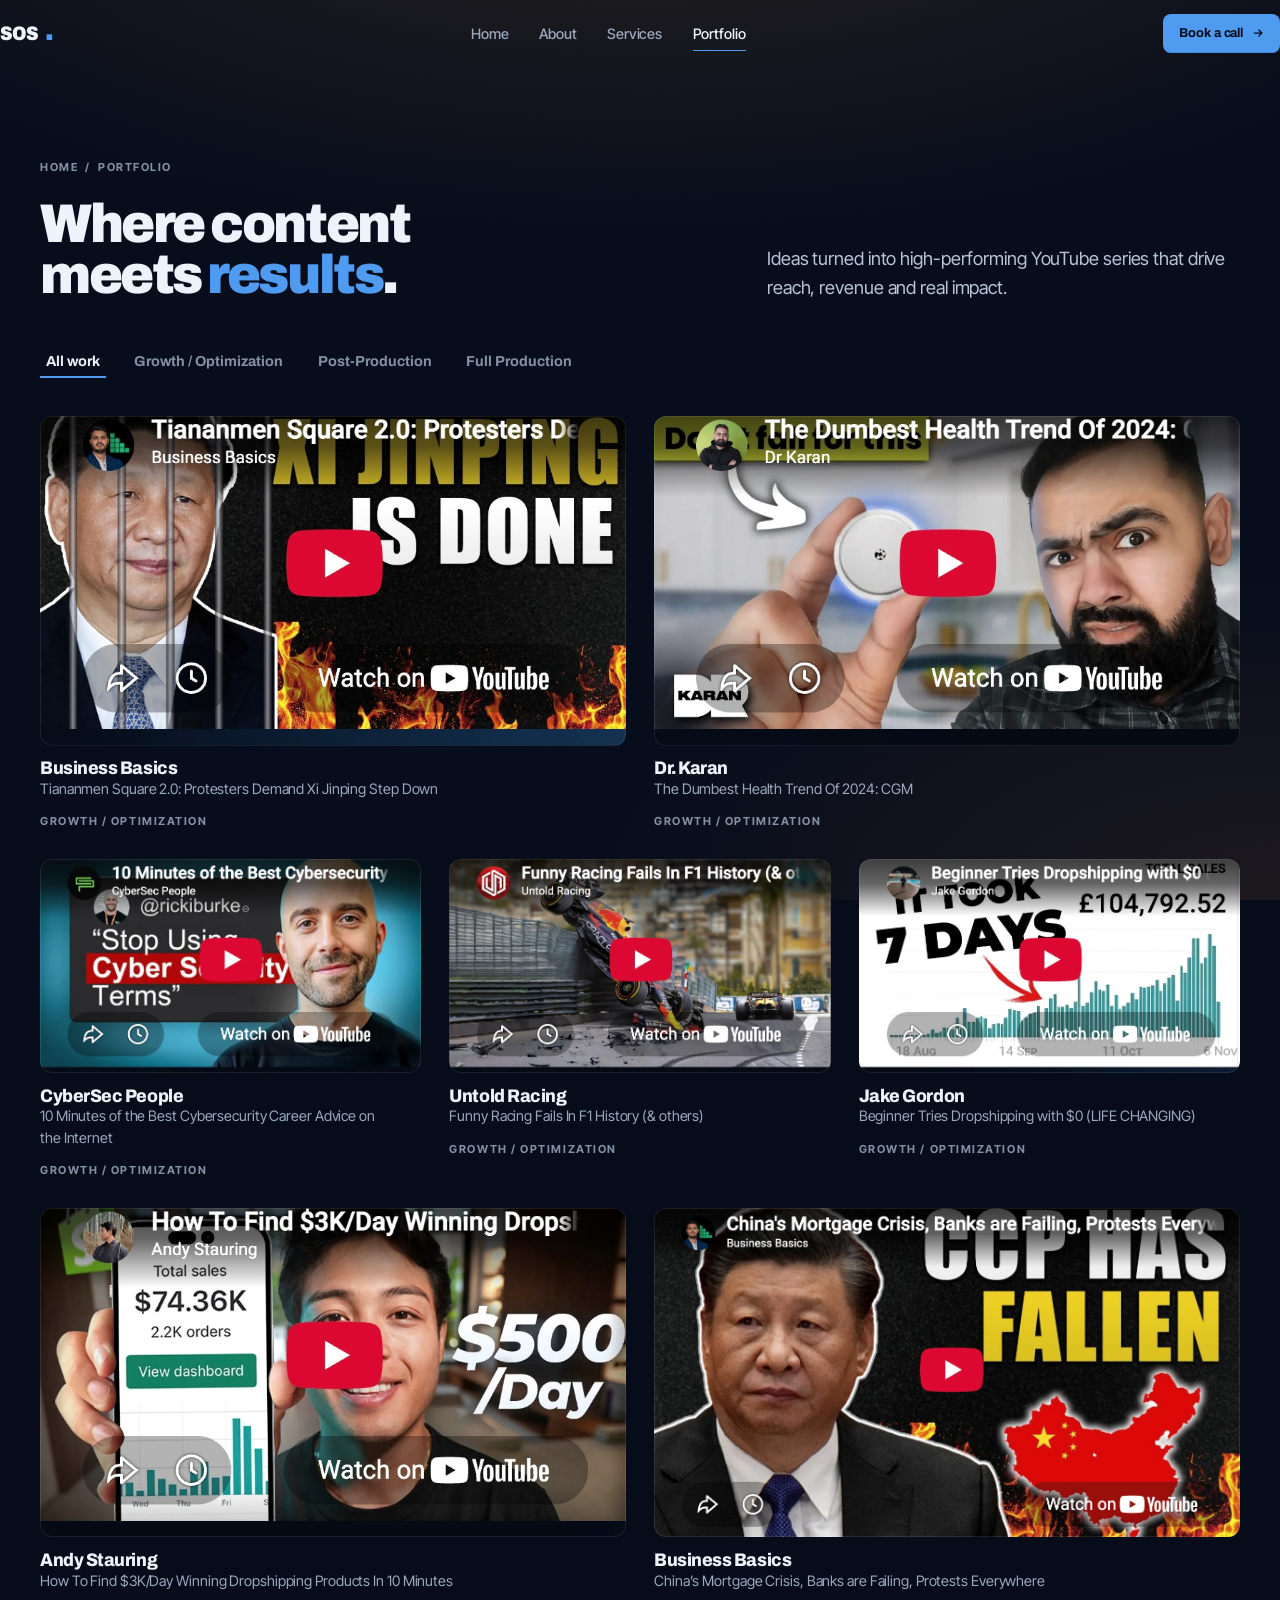
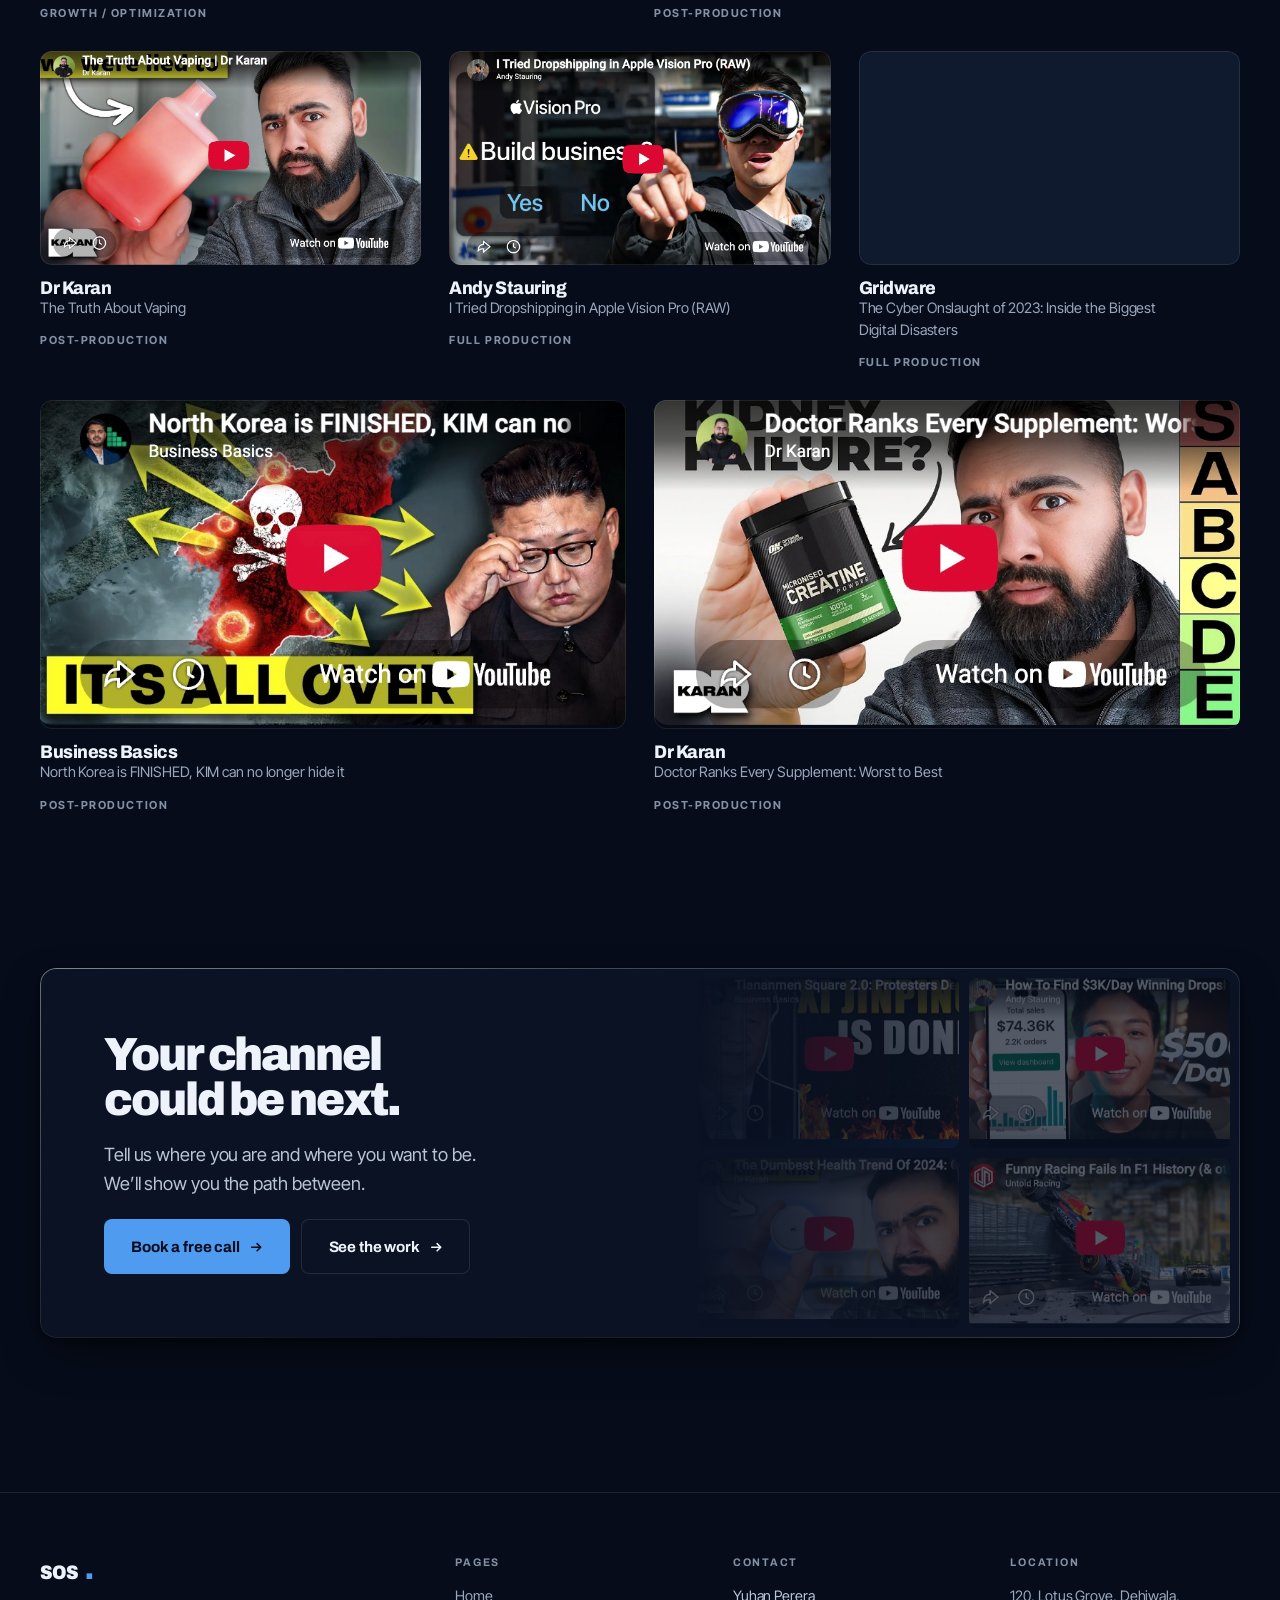
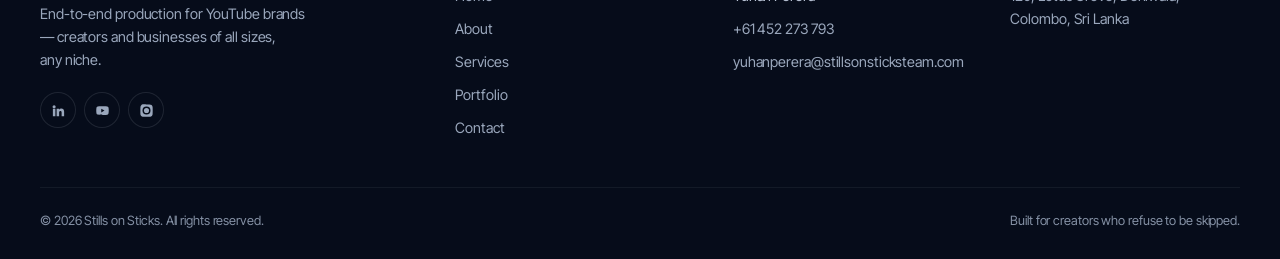
<file: portfolio.html>
<!doctype html>
<html lang="en">
<head>
<meta charset="utf-8">
<meta name="viewport" content="width=device-width, initial-scale=1">
<title>Portfolio — SOS | Stills on Sticks</title>
<meta name="description" content="High-performing YouTube series that drive reach, revenue and real impact.">
<meta name="theme-color" content="#0c0c0e">
<script>
  /* Mark that JS is live so the scroll-reveal styles apply. If motion.js never
     boots (blocked, failed or slow), drop the flag so nothing stays hidden. */
  document.documentElement.classList.add("js");
  setTimeout(function () {
    if (!document.body || !document.body.dataset.motion) {
      document.documentElement.classList.remove("js");
    }
  }, 2500);
</script>
<link rel="canonical" href="https://stillsonsticks.com/portfolio.html">
<meta property="og:url" content="https://stillsonsticks.com/portfolio.html">
<meta property="og:type" content="website">
<meta property="og:title" content="Portfolio — SOS | Stills on Sticks">
<meta property="og:description" content="High-performing YouTube series that drive reach, revenue and real impact.">
<meta property="og:site_name" content="SOS — Stills on Sticks">
<meta name="twitter:card" content="summary_large_image">
<link rel="icon" href="assets/img/favicon.svg" type="image/svg+xml">
<link rel="preconnect" href="https://fonts.googleapis.com">
<link rel="preconnect" href="https://fonts.gstatic.com" crossorigin>
<link href="https://fonts.googleapis.com/css2?family=Archivo:wdth,wght@84..100,400..900&family=Inter+Tight:wght@400;500;600&family=Instrument+Serif:ital@1&display=swap" rel="stylesheet">
<link rel="stylesheet" href="assets/css/base.css">
<link rel="stylesheet" href="assets/css/glass.css">
<link rel="stylesheet" href="assets/css/components.css">
<link rel="stylesheet" href="assets/css/sections.css">
<link rel="stylesheet" href="assets/css/cinema.css">
</head>
<body>
<a class="skip-link" href="#main">Skip to content</a>
<div class="atmos" aria-hidden="true"><div class="atmos__vignette"></div><div class="atmos__grain"></div></div>
<div class="progress" aria-hidden="true"></div>

<header class="nav">
  <div class="nav__inner shell">
    <a class="nav__logo" href="index.html" aria-label="SOS, Stills on Sticks — home"><span>SOS</span><em>.</em></a>
    <nav class="nav__links" aria-label="Primary"><a href="index.html">Home</a><a href="about.html">About</a><a href="services.html">Services</a><a href="portfolio.html" class="is-active" aria-current="page">Portfolio</a></nav>
    <div class="nav__actions">
      <a class="btn btn--primary btn--sm" href="contact.html"><span>Book a call</span><svg class="arrow" viewBox="0 0 16 16" fill="none" aria-hidden="true"><path d="M3 8h10M9 4l4 4-4 4" stroke="currentColor" stroke-width="1.7" stroke-linecap="round" stroke-linejoin="round"/></svg></a>
      <button class="nav__burger" type="button" aria-expanded="false" aria-controls="drawer" aria-label="Open menu">
        <span></span><span></span><span></span>
      </button>
    </div>
  </div>
</header>
<div class="drawer" id="drawer" aria-hidden="true">
  <div class="drawer__list"><a href="index.html" style="--i:0"><i>01</i>Home</a><a href="about.html" style="--i:1"><i>02</i>About</a><a href="services.html" style="--i:2"><i>03</i>Services</a><a href="portfolio.html" style="--i:3" class="is-active"><i>04</i>Portfolio</a><a href="contact.html" style="--i:4"><i>05</i>Contact</a>
    <a class="btn btn--primary btn--lg" href="contact.html"><span>Book a free call</span><svg class="arrow" viewBox="0 0 16 16" fill="none" aria-hidden="true"><path d="M3 8h10M9 4l4 4-4 4" stroke="currentColor" stroke-width="1.7" stroke-linecap="round" stroke-linejoin="round"/></svg></a>
  </div>
</div>

<main id="main">

<section class="page-hero">
  <div class="shell page-hero__grid">
    <div>
      <nav class="crumbs" aria-label="Breadcrumb" data-reveal><a href="index.html">Home</a><span>/</span><span>Portfolio</span></nav>
      <h1 class="page-hero__title" data-reveal style="--i:1">Where content meets <em>results</em>.</h1>
    </div>
    <div data-reveal style="--i:2"><p class="lede">Ideas turned into high-performing YouTube series that drive reach, revenue and real impact.</p></div>
  </div>
</section>

<section class="section" style="padding-block-start:0">
  <div class="shell">
    <div class="filters" style="margin-block-end:clamp(1.5rem,3vw,2.5rem)" role="group" aria-label="Filter work" data-reveal>
      <button type="button" data-filter="all" aria-pressed="true">All work</button>
      <button type="button" data-filter="growth" aria-pressed="false">Growth / Optimization</button>
      <button type="button" data-filter="post" aria-pressed="false">Post-Production</button>
      <button type="button" data-filter="full" aria-pressed="false">Full Production</button>
    </div>
    <h2 class="sr-only">All work</h2>
    <div class="wall" data-reveal-group><article class="wk is-wide" data-cat="growth" data-reveal><div class="wk__shot" data-wipe data-title="Tiananmen Square 2.0: Protesters Demand Xi Jinping Step Down"><img src="assets/img/work/bb-tiananmen.jpg" alt="Still from &ldquo;Tiananmen Square 2.0: Protesters Demand Xi Jinping Step Down&rdquo; &mdash; Business Basics" width="821" height="462" sizes="(max-width:620px) 92vw, (max-width:1000px) 46vw, 46vw" loading="lazy" decoding="async"></div><div><h3 class="wk__client">Business Basics</h3><p class="wk__desc">Tiananmen Square 2.0: Protesters Demand Xi Jinping Step Down</p></div><p class="wk__meta"><span>Growth / Optimization</span></p></article><article class="wk is-wide" data-cat="growth" data-reveal><div class="wk__shot" data-wipe data-title="The Dumbest Health Trend Of 2024: CGM"><img src="assets/img/work/drkaran-cgm.jpg" alt="Still from &ldquo;The Dumbest Health Trend Of 2024: CGM&rdquo; &mdash; Dr. Karan" width="821" height="462" sizes="(max-width:620px) 92vw, (max-width:1000px) 46vw, 46vw" loading="lazy" decoding="async"></div><div><h3 class="wk__client">Dr. Karan</h3><p class="wk__desc">The Dumbest Health Trend Of 2024: CGM</p></div><p class="wk__meta"><span>Growth / Optimization</span></p></article><article class="wk" data-cat="growth" data-reveal><div class="wk__shot" data-wipe data-title="10 Minutes of the Best Cybersecurity Career Advice on the Internet"><img src="assets/img/work/cybersec-career.jpg" alt="Still from &ldquo;10 Minutes of the Best Cybersecurity Career Advice on the Internet&rdquo; &mdash; CyberSec People" width="821" height="462" sizes="(max-width:620px) 92vw, (max-width:1000px) 46vw, 30vw" loading="lazy" decoding="async"></div><div><h3 class="wk__client">CyberSec People</h3><p class="wk__desc">10 Minutes of the Best Cybersecurity Career Advice on the Internet</p></div><p class="wk__meta"><span>Growth / Optimization</span></p></article><article class="wk" data-cat="growth" data-reveal><div class="wk__shot" data-wipe data-title="Funny Racing Fails In F1 History (&amp; others)"><img src="assets/img/work/untold-racing.jpg" alt="Still from &ldquo;Funny Racing Fails In F1 History (&amp; others)&rdquo; &mdash; Untold Racing" width="821" height="462" sizes="(max-width:620px) 92vw, (max-width:1000px) 46vw, 30vw" loading="lazy" decoding="async"></div><div><h3 class="wk__client">Untold Racing</h3><p class="wk__desc">Funny Racing Fails In F1 History (&amp; others)</p></div><p class="wk__meta"><span>Growth / Optimization</span></p></article><article class="wk" data-cat="growth" data-reveal><div class="wk__shot" data-wipe data-title="Beginner Tries Dropshipping with $0 (LIFE CHANGING)"><img src="assets/img/work/jake-gordon.jpg" alt="Still from &ldquo;Beginner Tries Dropshipping with $0 (LIFE CHANGING)&rdquo; &mdash; Jake Gordon" width="821" height="462" sizes="(max-width:620px) 92vw, (max-width:1000px) 46vw, 30vw" loading="lazy" decoding="async"></div><div><h3 class="wk__client">Jake Gordon</h3><p class="wk__desc">Beginner Tries Dropshipping with $0 (LIFE CHANGING)</p></div><p class="wk__meta"><span>Growth / Optimization</span></p></article><article class="wk is-wide" data-cat="growth" data-reveal><div class="wk__shot" data-wipe data-title="How To Find $3K/Day Winning Dropshipping Products In 10 Minutes"><img src="assets/img/work/andy-3k-day.jpg" alt="Still from &ldquo;How To Find $3K/Day Winning Dropshipping Products In 10 Minutes&rdquo; &mdash; Andy Stauring" width="821" height="462" sizes="(max-width:620px) 92vw, (max-width:1000px) 46vw, 46vw" loading="lazy" decoding="async"></div><div><h3 class="wk__client">Andy Stauring</h3><p class="wk__desc">How To Find $3K/Day Winning Dropshipping Products In 10 Minutes</p></div><p class="wk__meta"><span>Growth / Optimization</span></p></article><article class="wk is-wide" data-cat="post" data-reveal><div class="wk__shot" data-wipe data-title="China&rsquo;s Mortgage Crisis, Banks are Failing, Protests Everywhere"><img src="assets/img/work/bb-china-mortgage.jpg" alt="Still from &ldquo;China&rsquo;s Mortgage Crisis, Banks are Failing, Protests Everywhere&rdquo; &mdash; Business Basics" width="1251" height="704" sizes="(max-width:620px) 92vw, (max-width:1000px) 46vw, 46vw" loading="lazy" decoding="async"></div><div><h3 class="wk__client">Business Basics</h3><p class="wk__desc">China&rsquo;s Mortgage Crisis, Banks are Failing, Protests Everywhere</p></div><p class="wk__meta"><span>Post-Production</span></p></article><article class="wk" data-cat="post" data-reveal><div class="wk__shot" data-wipe data-title="The Truth About Vaping"><img src="assets/img/work/drkaran-vaping.jpg" alt="Still from &ldquo;The Truth About Vaping&rdquo; &mdash; Dr Karan" width="1251" height="704" sizes="(max-width:620px) 92vw, (max-width:1000px) 46vw, 30vw" loading="lazy" decoding="async"></div><div><h3 class="wk__client">Dr Karan</h3><p class="wk__desc">The Truth About Vaping</p></div><p class="wk__meta"><span>Post-Production</span></p></article><article class="wk" data-cat="full" data-reveal><div class="wk__shot" data-wipe data-title="I Tried Dropshipping in Apple Vision Pro (RAW)"><img src="assets/img/work/andy-vision-pro.jpg" alt="Still from &ldquo;I Tried Dropshipping in Apple Vision Pro (RAW)&rdquo; &mdash; Andy Stauring" width="1251" height="704" sizes="(max-width:620px) 92vw, (max-width:1000px) 46vw, 30vw" loading="lazy" decoding="async"></div><div><h3 class="wk__client">Andy Stauring</h3><p class="wk__desc">I Tried Dropshipping in Apple Vision Pro (RAW)</p></div><p class="wk__meta"><span>Full Production</span></p></article><article class="wk" data-cat="full" data-reveal><div class="wk__shot" data-wipe data-title="The Cyber Onslaught of 2023: Inside the Biggest Digital Disasters"><img src="assets/img/work/gridware-cyber.jpg" alt="Still from &ldquo;The Cyber Onslaught of 2023: Inside the Biggest Digital Disasters&rdquo; &mdash; Gridware" width="1251" height="704" sizes="(max-width:620px) 92vw, (max-width:1000px) 46vw, 30vw" loading="lazy" decoding="async"></div><div><h3 class="wk__client">Gridware</h3><p class="wk__desc">The Cyber Onslaught of 2023: Inside the Biggest Digital Disasters</p></div><p class="wk__meta"><span>Full Production</span></p></article><article class="wk is-wide" data-cat="post" data-reveal><div class="wk__shot" data-wipe data-title="North Korea is FINISHED, KIM can no longer hide it"><img src="assets/img/work/bb-north-korea.jpg" alt="Still from &ldquo;North Korea is FINISHED, KIM can no longer hide it&rdquo; &mdash; Business Basics" width="821" height="462" sizes="(max-width:620px) 92vw, (max-width:1000px) 46vw, 46vw" loading="lazy" decoding="async"></div><div><h3 class="wk__client">Business Basics</h3><p class="wk__desc">North Korea is FINISHED, KIM can no longer hide it</p></div><p class="wk__meta"><span>Post-Production</span></p></article><article class="wk is-wide" data-cat="post" data-reveal><div class="wk__shot" data-wipe data-title="Doctor Ranks Every Supplement: Worst to Best"><img src="assets/img/work/drkaran-supplements.jpg" alt="Still from &ldquo;Doctor Ranks Every Supplement: Worst to Best&rdquo; &mdash; Dr Karan" width="821" height="462" sizes="(max-width:620px) 92vw, (max-width:1000px) 46vw, 46vw" loading="lazy" decoding="async"></div><div><h3 class="wk__client">Dr Karan</h3><p class="wk__desc">Doctor Ranks Every Supplement: Worst to Best</p></div><p class="wk__meta"><span>Post-Production</span></p></article></div>
  </div>
</section>

<section class="section">
  <div class="shell">
    <div class="cta glass glass--r" data-reveal="still">
      <div class="cta__stills" aria-hidden="true"><img src="assets/img/work/bb-tiananmen.jpg" alt="Still from &ldquo;Tiananmen Square 2.0: Protesters Demand Xi Jinping Step Down&rdquo; &mdash; Business Basics" width="821" height="462" sizes="25vw" loading="lazy" decoding="async"><img src="assets/img/work/andy-3k-day.jpg" alt="Still from &ldquo;How To Find $3K/Day Winning Dropshipping Products In 10 Minutes&rdquo; &mdash; Andy Stauring" width="821" height="462" sizes="25vw" loading="lazy" decoding="async"><img src="assets/img/work/drkaran-cgm.jpg" alt="Still from &ldquo;The Dumbest Health Trend Of 2024: CGM&rdquo; &mdash; Dr. Karan" width="821" height="462" sizes="25vw" loading="lazy" decoding="async"><img src="assets/img/work/untold-racing.jpg" alt="Still from &ldquo;Funny Racing Fails In F1 History (&amp; others)&rdquo; &mdash; Untold Racing" width="821" height="462" sizes="25vw" loading="lazy" decoding="async"></div>
      <div class="cta__inner">
        <h2 class="cta__title">Your channel could be next.</h2>
        <p class="lede">Tell us where you are and where you want to be. We&rsquo;ll show you the path between.</p>
        <div class="hero__cta"><a class="btn btn--primary btn--lg" href="contact.html"><span>Book a free call</span><svg class="arrow" viewBox="0 0 16 16" fill="none" aria-hidden="true"><path d="M3 8h10M9 4l4 4-4 4" stroke="currentColor" stroke-width="1.7" stroke-linecap="round" stroke-linejoin="round"/></svg></a><a class="btn btn--line btn--lg" href="portfolio.html"><span>See the work</span><svg class="arrow" viewBox="0 0 16 16" fill="none" aria-hidden="true"><path d="M3 8h10M9 4l4 4-4 4" stroke="currentColor" stroke-width="1.7" stroke-linecap="round" stroke-linejoin="round"/></svg></a></div>
      </div>
    </div>
  </div>
</section>

</main>

<footer class="footer">
  <div class="shell">
    <div class="footer__grid">
      <div>
        <a class="nav__logo" href="index.html" aria-label="SOS, Stills on Sticks — home"><span>SOS</span><em>.</em></a>
        <p class="small muted" style="margin-block-start:.9rem;max-inline-size:34ch">
          End-to-end production for YouTube brands &mdash; creators and businesses of all sizes, any niche.
        </p>
        <div class="socials" style="margin-block-start:1.3rem">
          <a href="https://www.linkedin.com/" target="_blank" rel="noopener noreferrer" aria-label="LinkedIn"><svg viewBox="0 0 24 24" aria-hidden="true"><path d="M4.98 3.5a2.5 2.5 0 1 1 0 5 2.5 2.5 0 0 1 0-5ZM3 9h4v12H3zM9.5 9H13v1.7a3.8 3.8 0 0 1 3.4-1.9c3 0 4.6 1.9 4.6 5.4V21h-4v-5.9c0-1.5-.5-2.5-1.9-2.5-1.1 0-1.7.7-2 1.4-.1.3-.1.7-.1 1V21h-4V9Z"/></svg></a>
          <a href="https://www.youtube.com/" target="_blank" rel="noopener noreferrer" aria-label="YouTube"><svg viewBox="0 0 24 24" aria-hidden="true"><path d="M21.6 7.2a2.5 2.5 0 0 0-1.8-1.8C18.2 5 12 5 12 5s-6.2 0-7.8.4A2.5 2.5 0 0 0 2.4 7.2 26 26 0 0 0 2 12a26 26 0 0 0 .4 4.8 2.5 2.5 0 0 0 1.8 1.8C5.8 19 12 19 12 19s6.2 0 7.8-.4a2.5 2.5 0 0 0 1.8-1.8A26 26 0 0 0 22 12a26 26 0 0 0-.4-4.8ZM10 15V9l5.2 3Z"/></svg></a>
          <a href="https://www.instagram.com/" target="_blank" rel="noopener noreferrer" aria-label="Instagram"><svg viewBox="0 0 24 24" aria-hidden="true"><path d="M12 2.2c3.2 0 3.6 0 4.9.1 1.2.1 1.8.3 2.2.4.6.2 1 .5 1.4.9.4.4.7.8.9 1.4.2.4.4 1 .4 2.2.1 1.3.1 1.7.1 4.9s0 3.6-.1 4.9c-.1 1.2-.3 1.8-.4 2.2-.2.6-.5 1-.9 1.4-.4.4-.8.7-1.4.9-.4.2-1 .4-2.2.4-1.3.1-1.7.1-4.9.1s-3.6 0-4.9-.1c-1.2-.1-1.8-.3-2.2-.4a3.9 3.9 0 0 1-1.4-.9 3.9 3.9 0 0 1-.9-1.4c-.2-.4-.4-1-.4-2.2C2.2 15.6 2.2 15.2 2.2 12s0-3.6.1-4.9c.1-1.2.3-1.8.4-2.2.2-.6.5-1 .9-1.4.4-.4.8-.7 1.4-.9.4-.2 1-.4 2.2-.4C8.4 2.2 8.8 2.2 12 2.2Zm0 3.4A6.4 6.4 0 1 0 18.4 12 6.4 6.4 0 0 0 12 5.6Zm0 10.5A4.1 4.1 0 1 1 16.1 12 4.1 4.1 0 0 1 12 16.1Zm6.6-10.7a1.5 1.5 0 1 1-1.5-1.5 1.5 1.5 0 0 1 1.5 1.5Z"/></svg></a>
        </div>
      </div>
      <nav aria-label="Footer">
        <h2 class="footer__title">Pages</h2>
        <div class="footer__list"><a href="index.html">Home</a><a href="about.html">About</a><a href="services.html">Services</a><a href="portfolio.html">Portfolio</a><a href="contact.html">Contact</a></div>
      </nav>
      <div>
        <h2 class="footer__title">Contact</h2>
        <div class="footer__list">
          <span style="color:var(--fg-2)">Yuhan Perera</span>
          <a href="tel:+61452273793">+61 452 273 793</a>
          <a href="mailto:yuhanperera@stillsonsticksteam.com">yuhanperera@stillsonsticksteam.com</a>
        </div>
      </div>
      <div>
        <h2 class="footer__title">Location</h2>
        <div class="footer__list"><span>120, Lotus Grove, Dehiwala, Colombo, Sri Lanka</span></div>
      </div>
    </div>
    <div class="footer__base">
      <span>&copy; <span data-year>2026</span> Stills on Sticks. All rights reserved.</span>
      <span>Built for creators who refuse to be skipped.</span>
    </div>
  </div>
</footer>
<script src="assets/js/cinema.js" defer></script>
<script src="assets/js/motion.js" defer></script>
<script src="assets/js/app.js" defer></script>
</body>
</html>
</file>
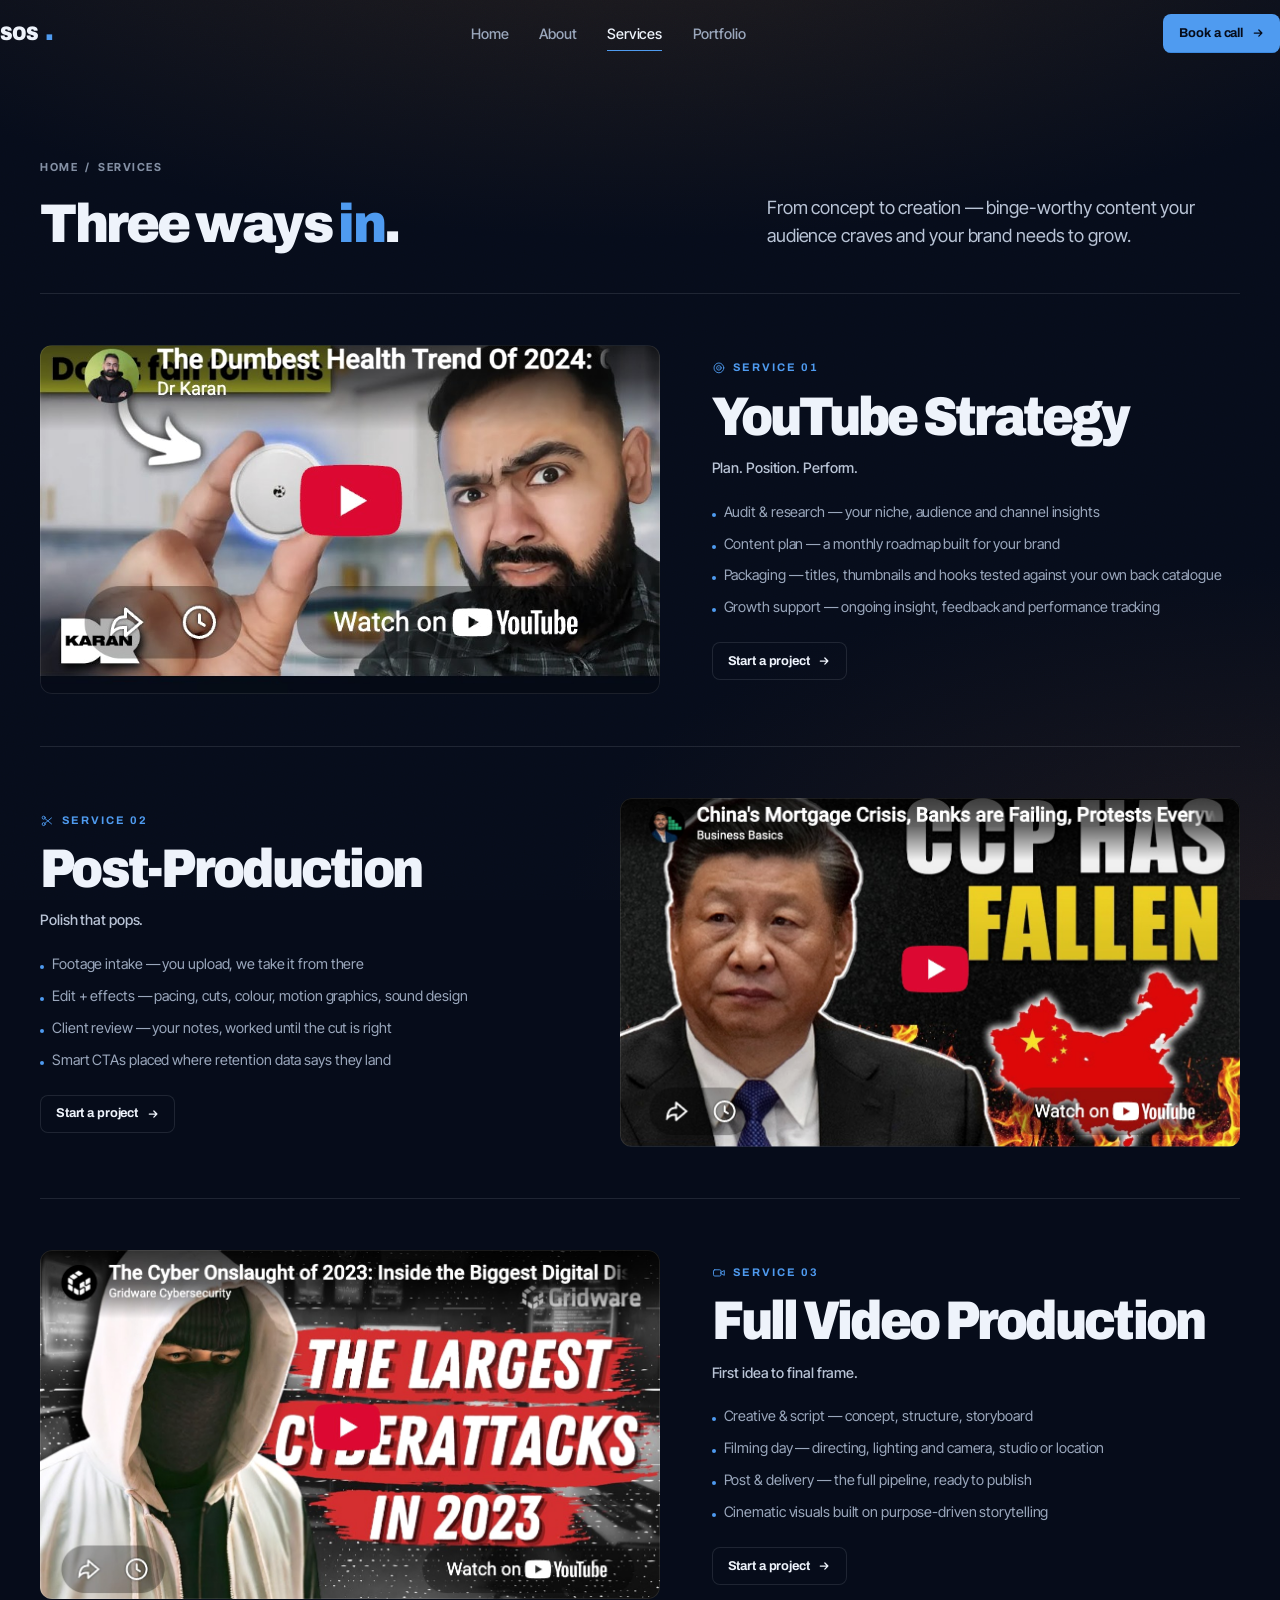
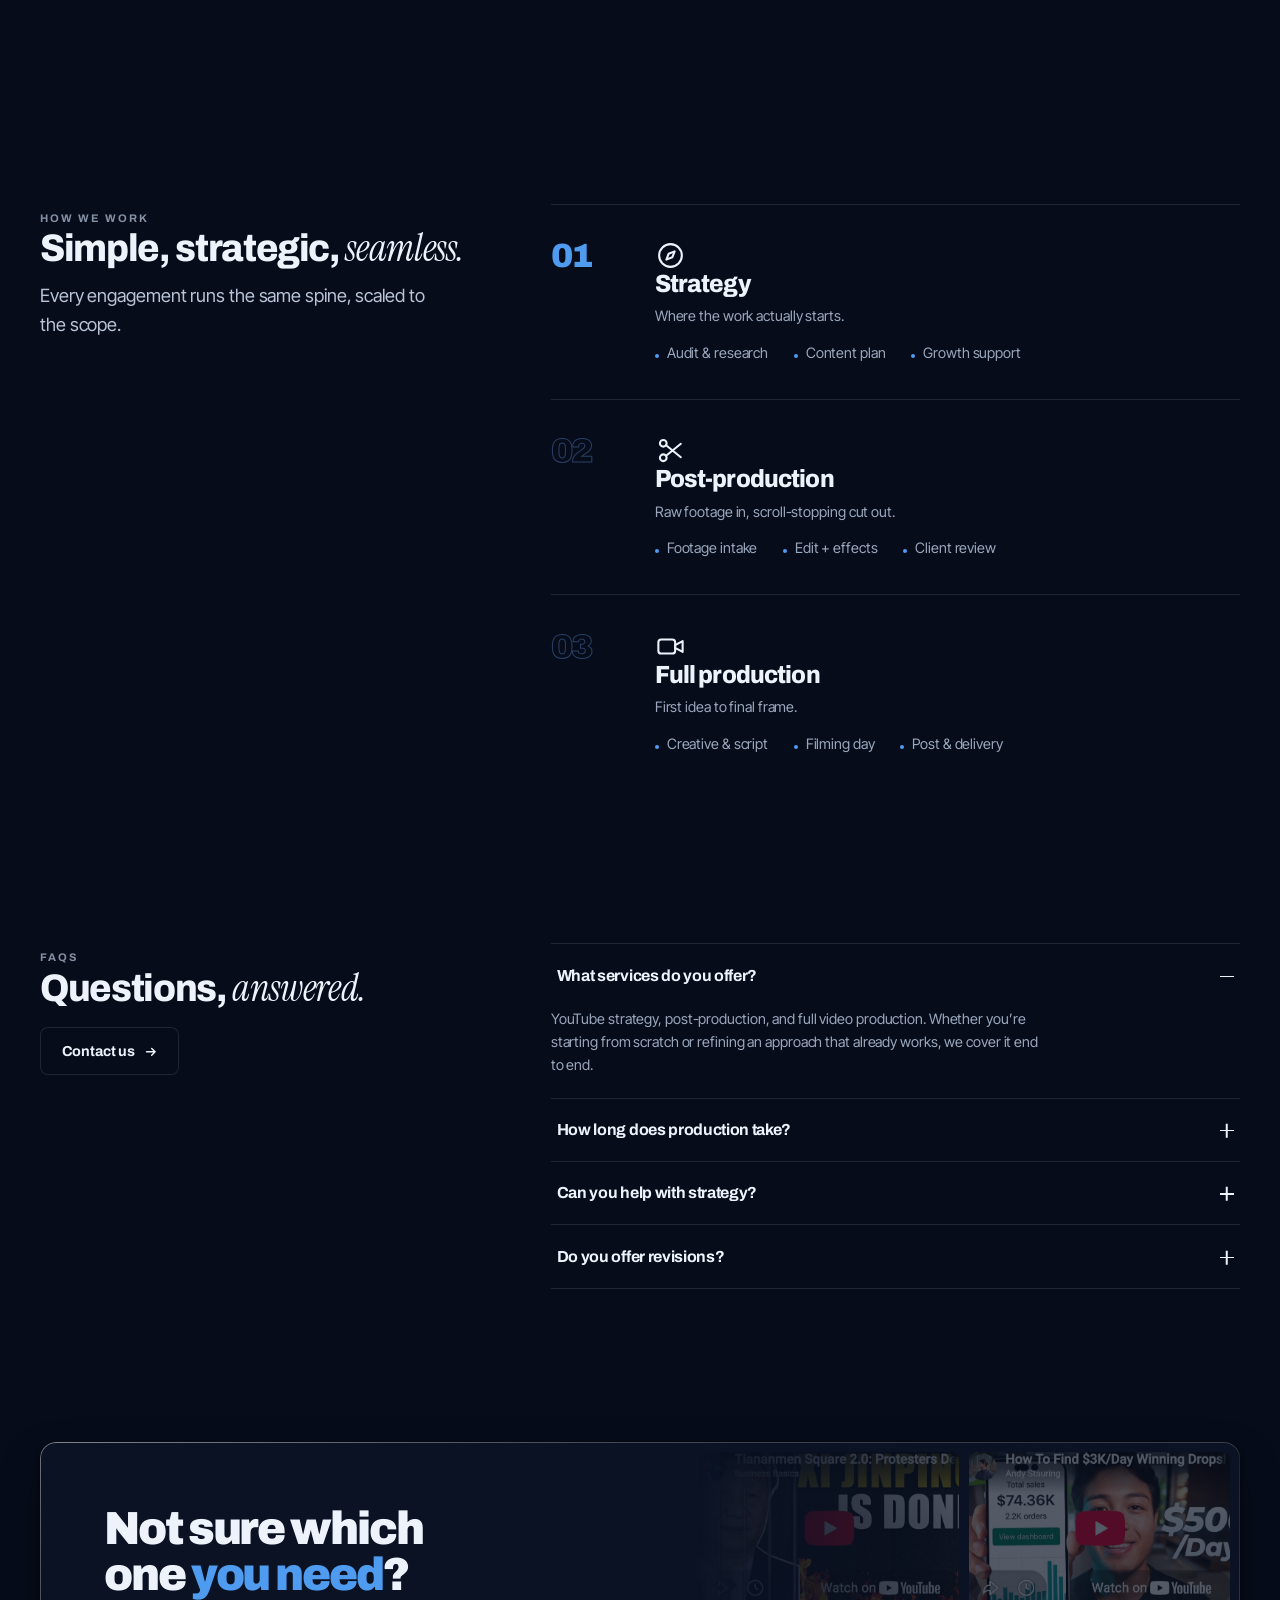
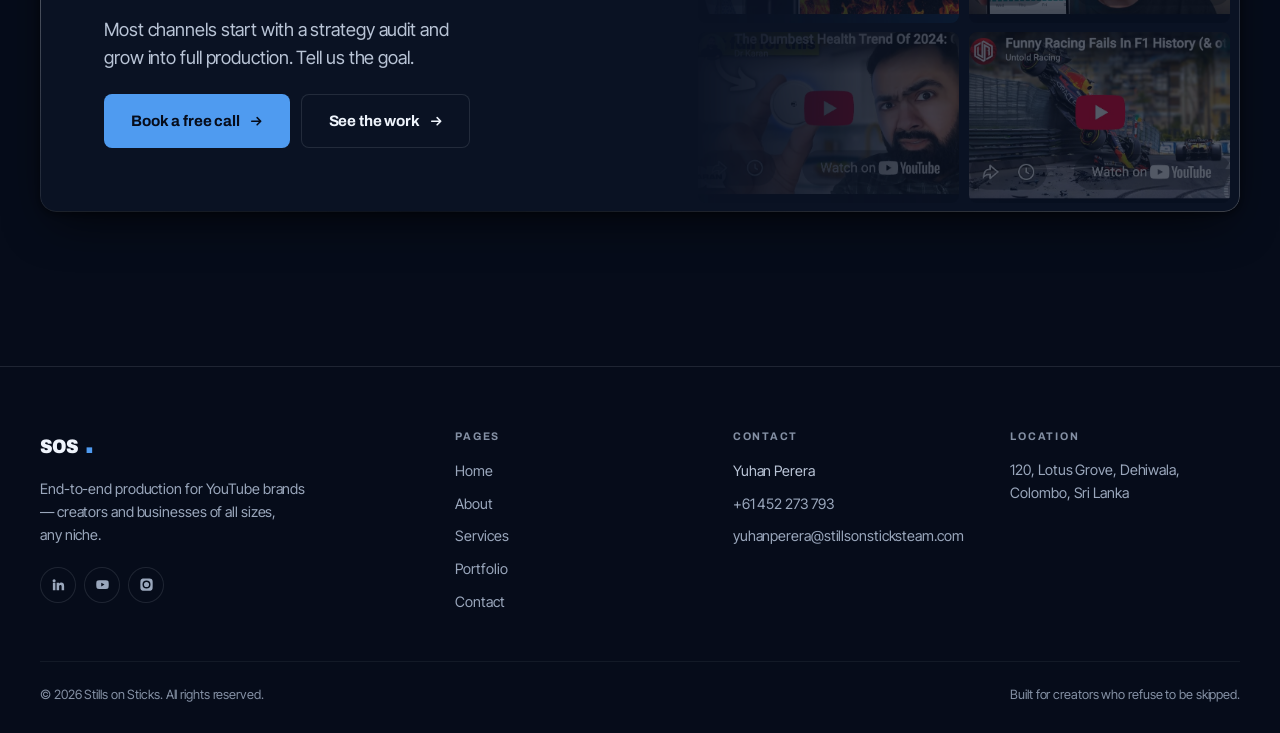
<file: services.html>
<!doctype html>
<html lang="en">
<head>
<meta charset="utf-8">
<meta name="viewport" content="width=device-width, initial-scale=1">
<title>Services — SOS | Stills on Sticks</title>
<meta name="description" content="YouTube strategy, post-production and full video production, end to end.">
<meta name="theme-color" content="#0c0c0e">
<script>
  /* Mark that JS is live so the scroll-reveal styles apply. If motion.js never
     boots (blocked, failed or slow), drop the flag so nothing stays hidden. */
  document.documentElement.classList.add("js");
  setTimeout(function () {
    if (!document.body || !document.body.dataset.motion) {
      document.documentElement.classList.remove("js");
    }
  }, 2500);
</script>
<link rel="canonical" href="https://stillsonsticks.com/services.html">
<meta property="og:url" content="https://stillsonsticks.com/services.html">
<meta property="og:type" content="website">
<meta property="og:title" content="Services — SOS | Stills on Sticks">
<meta property="og:description" content="YouTube strategy, post-production and full video production, end to end.">
<meta property="og:site_name" content="SOS — Stills on Sticks">
<meta name="twitter:card" content="summary_large_image">
<link rel="icon" href="assets/img/favicon.svg" type="image/svg+xml">
<link rel="preconnect" href="https://fonts.googleapis.com">
<link rel="preconnect" href="https://fonts.gstatic.com" crossorigin>
<link href="https://fonts.googleapis.com/css2?family=Archivo:wdth,wght@84..100,400..900&family=Inter+Tight:wght@400;500;600&family=Instrument+Serif:ital@1&display=swap" rel="stylesheet">
<link rel="stylesheet" href="assets/css/base.css">
<link rel="stylesheet" href="assets/css/glass.css">
<link rel="stylesheet" href="assets/css/components.css">
<link rel="stylesheet" href="assets/css/sections.css">
<link rel="stylesheet" href="assets/css/cinema.css">
</head>
<body>
<a class="skip-link" href="#main">Skip to content</a>
<div class="atmos" aria-hidden="true"><div class="atmos__vignette"></div><div class="atmos__grain"></div></div>
<div class="progress" aria-hidden="true"></div>

<header class="nav">
  <div class="nav__inner shell">
    <a class="nav__logo" href="index.html" aria-label="SOS, Stills on Sticks — home"><span>SOS</span><em>.</em></a>
    <nav class="nav__links" aria-label="Primary"><a href="index.html">Home</a><a href="about.html">About</a><a href="services.html" class="is-active" aria-current="page">Services</a><a href="portfolio.html">Portfolio</a></nav>
    <div class="nav__actions">
      <a class="btn btn--primary btn--sm" href="contact.html"><span>Book a call</span><svg class="arrow" viewBox="0 0 16 16" fill="none" aria-hidden="true"><path d="M3 8h10M9 4l4 4-4 4" stroke="currentColor" stroke-width="1.7" stroke-linecap="round" stroke-linejoin="round"/></svg></a>
      <button class="nav__burger" type="button" aria-expanded="false" aria-controls="drawer" aria-label="Open menu">
        <span></span><span></span><span></span>
      </button>
    </div>
  </div>
</header>
<div class="drawer" id="drawer" aria-hidden="true">
  <div class="drawer__list"><a href="index.html" style="--i:0"><i>01</i>Home</a><a href="about.html" style="--i:1"><i>02</i>About</a><a href="services.html" style="--i:2" class="is-active"><i>03</i>Services</a><a href="portfolio.html" style="--i:3"><i>04</i>Portfolio</a><a href="contact.html" style="--i:4"><i>05</i>Contact</a>
    <a class="btn btn--primary btn--lg" href="contact.html"><span>Book a free call</span><svg class="arrow" viewBox="0 0 16 16" fill="none" aria-hidden="true"><path d="M3 8h10M9 4l4 4-4 4" stroke="currentColor" stroke-width="1.7" stroke-linecap="round" stroke-linejoin="round"/></svg></a>
  </div>
</div>

<main id="main">

<section class="page-hero">
  <div class="shell page-hero__grid">
    <div>
      <nav class="crumbs" aria-label="Breadcrumb" data-reveal><a href="index.html">Home</a><span>/</span><span>Services</span></nav>
      <h1 class="page-hero__title" data-reveal style="--i:1">Three ways <em>in</em>.</h1>
    </div>
    <div data-reveal style="--i:2"><p class="lede">From concept to creation &mdash; binge-worthy content your audience craves and your brand needs to grow.</p></div>
  </div>
</section>

<section class="section" style="padding-block-start:0"><div class="shell"><div class="cases">
<div class="case" data-reveal-group>
  <div class="case__media" data-wipe><div class="wk__shot"><img src="assets/img/work/drkaran-cgm.jpg" alt="Still from &ldquo;The Dumbest Health Trend Of 2024: CGM&rdquo; &mdash; Dr. Karan" width="821" height="462" sizes="(max-width:860px) 92vw, 54vw" loading="lazy" decoding="async"></div></div>
  <div class="case__body">
    <p class="label label--red" data-reveal><svg class="ico" viewBox="0 0 24 24" aria-hidden="true"><circle cx="12" cy="12" r="8.5"/><circle cx="12" cy="12" r="4"/><circle cx="12" cy="12" r="1" fill="currentColor" stroke="none"/></svg> Service 01</p>
    <h2 class="case__stat" data-reveal style="--i:1">YouTube Strategy</h2>
    <p class="case__label" data-reveal style="--i:2">Plan. Position. Perform.</p>
    <ul class="step__items" data-reveal style="flex-direction:column;gap:.55rem;margin-block-start:.4rem;--i:3"><li>Audit &amp; research &mdash; your niche, audience and channel insights</li><li>Content plan &mdash; a monthly roadmap built for your brand</li><li>Packaging &mdash; titles, thumbnails and hooks tested against your own back catalogue</li><li>Growth support &mdash; ongoing insight, feedback and performance tracking</li></ul>
    <div data-reveal style="--i:4;margin-block-start:.6rem"><a class="btn btn--line btn--sm" href="contact.html"><span>Start a project</span><svg class="arrow" viewBox="0 0 16 16" fill="none" aria-hidden="true"><path d="M3 8h10M9 4l4 4-4 4" stroke="currentColor" stroke-width="1.7" stroke-linecap="round" stroke-linejoin="round"/></svg></a></div>
  </div>
</div>
<div class="case" data-reveal-group>
  <div class="case__media" data-wipe><div class="wk__shot"><img src="assets/img/work/bb-china-mortgage.jpg" alt="Still from &ldquo;China&rsquo;s Mortgage Crisis, Banks are Failing, Protests Everywhere&rdquo; &mdash; Business Basics" width="1251" height="704" sizes="(max-width:860px) 92vw, 54vw" loading="lazy" decoding="async"></div></div>
  <div class="case__body">
    <p class="label label--red" data-reveal><svg class="ico" viewBox="0 0 24 24" aria-hidden="true"><circle cx="6.4" cy="6.4" r="2.6"/><circle cx="6.4" cy="17.6" r="2.6"/><path d="M8.6 7.9 20 17.2M20 6.8 8.6 16.1"/></svg> Service 02</p>
    <h2 class="case__stat" data-reveal style="--i:1">Post-Production</h2>
    <p class="case__label" data-reveal style="--i:2">Polish that pops.</p>
    <ul class="step__items" data-reveal style="flex-direction:column;gap:.55rem;margin-block-start:.4rem;--i:3"><li>Footage intake &mdash; you upload, we take it from there</li><li>Edit + effects &mdash; pacing, cuts, colour, motion graphics, sound design</li><li>Client review &mdash; your notes, worked until the cut is right</li><li>Smart CTAs placed where retention data says they land</li></ul>
    <div data-reveal style="--i:4;margin-block-start:.6rem"><a class="btn btn--line btn--sm" href="contact.html"><span>Start a project</span><svg class="arrow" viewBox="0 0 16 16" fill="none" aria-hidden="true"><path d="M3 8h10M9 4l4 4-4 4" stroke="currentColor" stroke-width="1.7" stroke-linecap="round" stroke-linejoin="round"/></svg></a></div>
  </div>
</div>
<div class="case" data-reveal-group>
  <div class="case__media" data-wipe><div class="wk__shot"><img src="assets/img/work/gridware-cyber.jpg" alt="Still from &ldquo;The Cyber Onslaught of 2023: Inside the Biggest Digital Disasters&rdquo; &mdash; Gridware" width="1251" height="704" sizes="(max-width:860px) 92vw, 54vw" loading="lazy" decoding="async"></div></div>
  <div class="case__body">
    <p class="label label--red" data-reveal><svg class="ico" viewBox="0 0 24 24" aria-hidden="true"><rect x="2.6" y="6.6" width="13" height="10.8" rx="2.2"/><path d="m15.6 11 5.8-3.2v8.4L15.6 13z"/></svg> Service 03</p>
    <h2 class="case__stat" data-reveal style="--i:1">Full Video Production</h2>
    <p class="case__label" data-reveal style="--i:2">First idea to final frame.</p>
    <ul class="step__items" data-reveal style="flex-direction:column;gap:.55rem;margin-block-start:.4rem;--i:3"><li>Creative &amp; script &mdash; concept, structure, storyboard</li><li>Filming day &mdash; directing, lighting and camera, studio or location</li><li>Post &amp; delivery &mdash; the full pipeline, ready to publish</li><li>Cinematic visuals built on purpose-driven storytelling</li></ul>
    <div data-reveal style="--i:4;margin-block-start:.6rem"><a class="btn btn--line btn--sm" href="contact.html"><span>Start a project</span><svg class="arrow" viewBox="0 0 16 16" fill="none" aria-hidden="true"><path d="M3 8h10M9 4l4 4-4 4" stroke="currentColor" stroke-width="1.7" stroke-linecap="round" stroke-linejoin="round"/></svg></a></div>
  </div>
</div></div></div></section>

<section class="section" data-steps aria-labelledby="sp-h">
  <div class="shell">
    <div class="split">
      <div class="split__sticky">
        <p class="label" data-reveal>How we work</p>
        <h2 class="h2" id="sp-h" data-reveal style="--i:1">Simple, strategic, <span class="serif">seamless.</span></h2>
        <p class="lede" data-reveal style="--i:2;margin-block-start:.8rem">Every engagement runs the same spine, scaled to the scope.</p>
      </div>
      <div class="steps" data-reveal-group><div class="step" data-reveal style="--i:0"><span class="step__n" aria-hidden="true">01</span><div><h3 class="step__t"><svg class="ico" viewBox="0 0 24 24" aria-hidden="true"><circle cx="12" cy="12" r="8.8"/><path d="m15.2 8.8-1.8 4.6-4.6 1.8 1.8-4.6z"/></svg> Strategy</h3><p class="step__note">Where the work actually starts.</p><ul class="step__items"><li>Audit &amp; research</li><li>Content plan</li><li>Growth support</li></ul></div></div><div class="step" data-reveal style="--i:1"><span class="step__n" aria-hidden="true">02</span><div><h3 class="step__t"><svg class="ico" viewBox="0 0 24 24" aria-hidden="true"><circle cx="6.4" cy="6.4" r="2.6"/><circle cx="6.4" cy="17.6" r="2.6"/><path d="M8.6 7.9 20 17.2M20 6.8 8.6 16.1"/></svg> Post-production</h3><p class="step__note">Raw footage in, scroll-stopping cut out.</p><ul class="step__items"><li>Footage intake</li><li>Edit + effects</li><li>Client review</li></ul></div></div><div class="step" data-reveal style="--i:2"><span class="step__n" aria-hidden="true">03</span><div><h3 class="step__t"><svg class="ico" viewBox="0 0 24 24" aria-hidden="true"><rect x="2.6" y="6.6" width="13" height="10.8" rx="2.2"/><path d="m15.6 11 5.8-3.2v8.4L15.6 13z"/></svg> Full production</h3><p class="step__note">First idea to final frame.</p><ul class="step__items"><li>Creative &amp; script</li><li>Filming day</li><li>Post &amp; delivery</li></ul></div></div></div>
    </div>
  </div>
</section>

<section class="section" aria-labelledby="sf-h">
  <div class="shell">
    <div class="split">
      <div class="split__sticky">
        <p class="label" data-reveal>FAQs</p>
        <h2 class="h2" id="sf-h" data-reveal style="--i:1">Questions, <span class="serif">answered.</span></h2>
        <div data-reveal style="--i:2;margin-block-start:1.2rem"><a class="btn btn--line" href="contact.html"><span>Contact us</span><svg class="arrow" viewBox="0 0 16 16" fill="none" aria-hidden="true"><path d="M3 8h10M9 4l4 4-4 4" stroke="currentColor" stroke-width="1.7" stroke-linecap="round" stroke-linejoin="round"/></svg></a></div>
      </div>
      <div class="acc" data-reveal-group><div class="acc__item is-open" data-reveal style="--i:0"><button class="acc__btn" type="button" aria-expanded="true" aria-controls="s-p0" id="s-b0"><span>What services do you offer?</span><span class="acc__icon" aria-hidden="true"></span></button><div class="acc__panel" id="s-p0" role="region" aria-labelledby="s-b0" aria-hidden="false"><div><p>YouTube strategy, post-production, and full video production. Whether you&rsquo;re starting from scratch or refining an approach that already works, we cover it end to end.</p></div></div></div><div class="acc__item" data-reveal style="--i:1"><button class="acc__btn" type="button" aria-expanded="false" aria-controls="s-p1" id="s-b1"><span>How long does production take?</span><span class="acc__icon" aria-hidden="true"></span></button><div class="acc__panel" id="s-p1" role="region" aria-labelledby="s-b1" aria-hidden="true"><div><p>It depends on scope. A post-production edit moves fastest &mdash; we start the moment your footage lands. A full production runs creative &amp; script, filming day, then post and delivery, so your shoot schedule sets the timeline. We agree exact dates on the kickoff call.</p></div></div></div><div class="acc__item" data-reveal style="--i:2"><button class="acc__btn" type="button" aria-expanded="false" aria-controls="s-p2" id="s-b2"><span>Can you help with strategy?</span><span class="acc__icon" aria-hidden="true"></span></button><div class="acc__panel" id="s-p2" role="region" aria-labelledby="s-b2" aria-hidden="true"><div><p>Yes &mdash; it&rsquo;s where every engagement starts. We audit your niche, audience and channel, then build a monthly roadmap covering pillars and cadence, with ongoing performance tracking.</p></div></div></div><div class="acc__item" data-reveal style="--i:3"><button class="acc__btn" type="button" aria-expanded="false" aria-controls="s-p3" id="s-b3"><span>Do you offer revisions?</span><span class="acc__icon" aria-hidden="true"></span></button><div class="acc__panel" id="s-p3" role="region" aria-labelledby="s-b3" aria-hidden="true"><div><p>Yes. Client review is a built-in stage, not an afterthought. Every edit comes to you before delivery and we work your notes until the cut is right.</p></div></div></div></div>
    </div>
  </div>
</section>

<section class="section">
  <div class="shell">
    <div class="cta glass glass--r" data-reveal="still">
      <div class="cta__stills" aria-hidden="true"><img src="assets/img/work/bb-tiananmen.jpg" alt="Still from &ldquo;Tiananmen Square 2.0: Protesters Demand Xi Jinping Step Down&rdquo; &mdash; Business Basics" width="821" height="462" sizes="25vw" loading="lazy" decoding="async"><img src="assets/img/work/andy-3k-day.jpg" alt="Still from &ldquo;How To Find $3K/Day Winning Dropshipping Products In 10 Minutes&rdquo; &mdash; Andy Stauring" width="821" height="462" sizes="25vw" loading="lazy" decoding="async"><img src="assets/img/work/drkaran-cgm.jpg" alt="Still from &ldquo;The Dumbest Health Trend Of 2024: CGM&rdquo; &mdash; Dr. Karan" width="821" height="462" sizes="25vw" loading="lazy" decoding="async"><img src="assets/img/work/untold-racing.jpg" alt="Still from &ldquo;Funny Racing Fails In F1 History (&amp; others)&rdquo; &mdash; Untold Racing" width="821" height="462" sizes="25vw" loading="lazy" decoding="async"></div>
      <div class="cta__inner">
        <h2 class="cta__title">Not sure which one <em>you need</em>?</h2>
        <p class="lede">Most channels start with a strategy audit and grow into full production. Tell us the goal.</p>
        <div class="hero__cta"><a class="btn btn--primary btn--lg" href="contact.html"><span>Book a free call</span><svg class="arrow" viewBox="0 0 16 16" fill="none" aria-hidden="true"><path d="M3 8h10M9 4l4 4-4 4" stroke="currentColor" stroke-width="1.7" stroke-linecap="round" stroke-linejoin="round"/></svg></a><a class="btn btn--line btn--lg" href="portfolio.html"><span>See the work</span><svg class="arrow" viewBox="0 0 16 16" fill="none" aria-hidden="true"><path d="M3 8h10M9 4l4 4-4 4" stroke="currentColor" stroke-width="1.7" stroke-linecap="round" stroke-linejoin="round"/></svg></a></div>
      </div>
    </div>
  </div>
</section>

</main>

<footer class="footer">
  <div class="shell">
    <div class="footer__grid">
      <div>
        <a class="nav__logo" href="index.html" aria-label="SOS, Stills on Sticks — home"><span>SOS</span><em>.</em></a>
        <p class="small muted" style="margin-block-start:.9rem;max-inline-size:34ch">
          End-to-end production for YouTube brands &mdash; creators and businesses of all sizes, any niche.
        </p>
        <div class="socials" style="margin-block-start:1.3rem">
          <a href="https://www.linkedin.com/" target="_blank" rel="noopener noreferrer" aria-label="LinkedIn"><svg viewBox="0 0 24 24" aria-hidden="true"><path d="M4.98 3.5a2.5 2.5 0 1 1 0 5 2.5 2.5 0 0 1 0-5ZM3 9h4v12H3zM9.5 9H13v1.7a3.8 3.8 0 0 1 3.4-1.9c3 0 4.6 1.9 4.6 5.4V21h-4v-5.9c0-1.5-.5-2.5-1.9-2.5-1.1 0-1.7.7-2 1.4-.1.3-.1.7-.1 1V21h-4V9Z"/></svg></a>
          <a href="https://www.youtube.com/" target="_blank" rel="noopener noreferrer" aria-label="YouTube"><svg viewBox="0 0 24 24" aria-hidden="true"><path d="M21.6 7.2a2.5 2.5 0 0 0-1.8-1.8C18.2 5 12 5 12 5s-6.2 0-7.8.4A2.5 2.5 0 0 0 2.4 7.2 26 26 0 0 0 2 12a26 26 0 0 0 .4 4.8 2.5 2.5 0 0 0 1.8 1.8C5.8 19 12 19 12 19s6.2 0 7.8-.4a2.5 2.5 0 0 0 1.8-1.8A26 26 0 0 0 22 12a26 26 0 0 0-.4-4.8ZM10 15V9l5.2 3Z"/></svg></a>
          <a href="https://www.instagram.com/" target="_blank" rel="noopener noreferrer" aria-label="Instagram"><svg viewBox="0 0 24 24" aria-hidden="true"><path d="M12 2.2c3.2 0 3.6 0 4.9.1 1.2.1 1.8.3 2.2.4.6.2 1 .5 1.4.9.4.4.7.8.9 1.4.2.4.4 1 .4 2.2.1 1.3.1 1.7.1 4.9s0 3.6-.1 4.9c-.1 1.2-.3 1.8-.4 2.2-.2.6-.5 1-.9 1.4-.4.4-.8.7-1.4.9-.4.2-1 .4-2.2.4-1.3.1-1.7.1-4.9.1s-3.6 0-4.9-.1c-1.2-.1-1.8-.3-2.2-.4a3.9 3.9 0 0 1-1.4-.9 3.9 3.9 0 0 1-.9-1.4c-.2-.4-.4-1-.4-2.2C2.2 15.6 2.2 15.2 2.2 12s0-3.6.1-4.9c.1-1.2.3-1.8.4-2.2.2-.6.5-1 .9-1.4.4-.4.8-.7 1.4-.9.4-.2 1-.4 2.2-.4C8.4 2.2 8.8 2.2 12 2.2Zm0 3.4A6.4 6.4 0 1 0 18.4 12 6.4 6.4 0 0 0 12 5.6Zm0 10.5A4.1 4.1 0 1 1 16.1 12 4.1 4.1 0 0 1 12 16.1Zm6.6-10.7a1.5 1.5 0 1 1-1.5-1.5 1.5 1.5 0 0 1 1.5 1.5Z"/></svg></a>
        </div>
      </div>
      <nav aria-label="Footer">
        <h2 class="footer__title">Pages</h2>
        <div class="footer__list"><a href="index.html">Home</a><a href="about.html">About</a><a href="services.html">Services</a><a href="portfolio.html">Portfolio</a><a href="contact.html">Contact</a></div>
      </nav>
      <div>
        <h2 class="footer__title">Contact</h2>
        <div class="footer__list">
          <span style="color:var(--fg-2)">Yuhan Perera</span>
          <a href="tel:+61452273793">+61 452 273 793</a>
          <a href="mailto:yuhanperera@stillsonsticksteam.com">yuhanperera@stillsonsticksteam.com</a>
        </div>
      </div>
      <div>
        <h2 class="footer__title">Location</h2>
        <div class="footer__list"><span>120, Lotus Grove, Dehiwala, Colombo, Sri Lanka</span></div>
      </div>
    </div>
    <div class="footer__base">
      <span>&copy; <span data-year>2026</span> Stills on Sticks. All rights reserved.</span>
      <span>Built for creators who refuse to be skipped.</span>
    </div>
  </div>
</footer>
<script src="assets/js/cinema.js" defer></script>
<script src="assets/js/motion.js" defer></script>
<script src="assets/js/app.js" defer></script>
</body>
</html>
</file>
<file: assets/css/base.css>
/* ==========================================================================
   SOS — Stills on Sticks
   base.css — tokens, reset, typography, layout, atmosphere
   --------------------------------------------------------------------------
   Art direction: a cutting-room, not a SaaS dashboard. Warm near-black,
   bone white, one hot signal red. Colour comes from the work itself — the
   thumbnails — so the chrome stays almost monochrome and gets out of the way.
   ========================================================================== */

:root {
  /* Ink — the original site's own field colour and a ramp built from it */
  --ink-1000: #04080f;
  --ink-900:  #060c1a;
  --ink-800:  #0a1223;
  --ink-700:  #0f1a2e;
  --ink-600:  #15233b;
  --ink-500:  #1e3050;
  --ink-400:  #2b4066;

  /* Brand azure — sampled from the glow on the original site. --azure clears
     AA as text on the field; the deep tone is for pressed/hover fills. */
  --azure:      #4f9bf0;
  --azure-deep: #2f7fd4;
  --glow:       #e7f6ff;
  --cream:      #eef3fb;
  --slate:      #7990a5;

  /* Reserved for form errors only — a semantic signal, not a brand colour */
  --danger: #ff6a5e;

  /* Foreground — cool-tinted, each step measured against the field and the
     lighter card surface */
  --fg:   #eef3fb;
  --fg-2: #b9c4d6;
  --fg-3: #9aa7bc;
  --fg-4: #8490a4;

  /* Rules */
  --line:      rgb(238 243 251 / 0.11);
  --line-soft: rgb(238 243 251 / 0.06);

  /* Glass — used sparingly now: nav, overlays, hover chips */
  --glass-blur: 22px;
  --glass-bg:   rgb(8 14 28 / 0.66);
  --glass-edge: rgb(238 243 251 / 0.14);
  --glass-bevel:
    inset 0 1px 0 0 rgb(255 255 255 / 0.14),
    inset 0 -1px 0 0 rgb(0 0 0 / 0.4);
  --glass-cast: 0 2px 8px rgb(0 0 0 / 0.45), 0 18px 48px -14px rgb(0 0 0 / 0.7);

  /* Radii — tighter and more architectural than v1's pill-everything */
  --r-xs: 4px;
  --r-sm: 8px;
  --r-md: 12px;
  --r-lg: 16px;
  --r-pill: 999px;

  /* Rhythm */
  --gutter: clamp(1.1rem, 3.5vw, 2.5rem);
  --shell: 1320px;
  --section-y: clamp(3.25rem, 6vw, 5.5rem);

  /* Type scale — ~25% tighter than v1, which read as zoomed-in at 100% */
  --t-display: clamp(2.5rem, 1.1rem + 4.6vw, 4.6rem);
  --t-h1:      clamp(2rem, 1.1rem + 3.4vw, 3.4rem);
  --t-h2:      clamp(1.6rem, 1.1rem + 1.9vw, 2.4rem);
  --t-h3:      clamp(1.2rem, 1rem + 0.8vw, 1.55rem);
  --t-h4:      clamp(1rem, 0.94rem + 0.3vw, 1.14rem);
  --t-body:    1rem;
  --t-sm:      0.9rem;
  --t-xs:      0.8rem;
  --t-micro:   0.69rem;

  /* Numerals used as graphic elements */
  --t-numeral: clamp(3rem, 1.5rem + 6vw, 7rem);

  /* Motion */
  --e-out:    cubic-bezier(0.22, 1, 0.36, 1);
  --e-inout:  cubic-bezier(0.76, 0, 0.24, 1);
  --e-spring: cubic-bezier(0.34, 1.4, 0.64, 1);
  --d-fast: 0.2s;
  --d-med:  0.42s;
  --d-slow: 0.85s;

  --nav-h: 68px;
  color-scheme: dark;
}

/* ---------- Reset ---------- */
*, *::before, *::after { box-sizing: border-box; }
* { margin: 0; }

html {
  -webkit-text-size-adjust: 100%;
  scroll-behavior: smooth;
  scroll-padding-top: calc(var(--nav-h) + 20px);
}

body {
  min-height: 100svh;
  background: var(--ink-900);
  color: var(--fg);
  font-family: "Inter Tight", ui-sans-serif, system-ui, -apple-system, "Segoe UI", Roboto, sans-serif;
  font-size: var(--t-body);
  font-weight: 400;
  line-height: 1.6;
  letter-spacing: -0.006em;
  -webkit-font-smoothing: antialiased;
  -moz-osx-font-smoothing: grayscale;
  overflow-x: hidden;
}

img, svg, video, canvas { display: block; max-width: 100%; height: auto; }
input, button, textarea, select { font: inherit; color: inherit; }
button { background: none; border: 0; cursor: pointer; }
a { color: inherit; text-decoration: none; }
ul, ol { list-style: none; padding: 0; }
p { text-wrap: pretty; }

/* Display face: Archivo, tightened and slightly condensed — poster typography,
   closer to how a thumbnail is set than how a web app is set. */
:where(h1, h2, h3, h4, h5, h6), .display, .h1, .h2, .h3, .h4 {
  font-family: "Archivo", ui-sans-serif, system-ui, sans-serif;
  font-weight: 800;
  font-stretch: 94%;
  line-height: 1.02;
  letter-spacing: -0.035em;
  text-wrap: balance;
}

/* The one editorial flourish — an italic serif for emphasised words. */
.serif {
  font-family: "Instrument Serif", Georgia, "Times New Roman", serif;
  font-style: italic;
  font-weight: 400;
  font-stretch: normal;
  letter-spacing: -0.01em;
}

:focus-visible { outline: 2px solid var(--azure); outline-offset: 3px; border-radius: var(--r-xs); }
::selection { background: var(--azure); color: var(--ink-900); }

::-webkit-scrollbar { width: 10px; height: 10px; }
::-webkit-scrollbar-track { background: var(--ink-1000); }
::-webkit-scrollbar-thumb { background: var(--ink-500); border-radius: 99px; border: 2px solid var(--ink-1000); }
::-webkit-scrollbar-thumb:hover { background: var(--ink-400); }

/* ---------- Skip link ---------- */
.skip-link {
  position: fixed;
  top: 0; left: 50%;
  translate: -50% -130%;
  z-index: 2000;
  padding: 0.7rem 1.3rem;
  background: var(--azure);
  color: var(--ink-900);
  font-weight: 600;
  border-radius: 0 0 var(--r-sm) var(--r-sm);
  transition: translate var(--d-fast) var(--e-out);
}
.skip-link:focus-visible { translate: -50% 0; }

/* ---------- Layout ---------- */
.shell { width: min(100% - (var(--gutter) * 2), var(--shell)); margin-inline: auto; }
.shell--narrow { --shell: 920px; }
.shell--wide { --shell: 1560px; }
.bleed { width: 100%; }
.section { padding-block: var(--section-y); position: relative; }
.stack { display: grid; gap: var(--s, 1rem); }

/* ---------- Type helpers ---------- */
.display { font-size: var(--t-display); font-weight: 900; line-height: 0.93; letter-spacing: -0.045em; }
.h1 { font-size: var(--t-h1); }
.h2 { font-size: var(--t-h2); }
.h3 { font-size: var(--t-h3); font-weight: 700; }
.h4 { font-size: var(--t-h4); font-weight: 700; letter-spacing: -0.02em; }

.lede {
  font-size: clamp(1rem, 0.95rem + 0.3vw, 1.14rem);
  color: var(--fg-2);
  line-height: 1.55;
  max-width: 54ch;
}
.muted { color: var(--fg-3); }
.small { font-size: var(--t-sm); }

/* Label — the small caps tag used instead of a decorated "eyebrow" */
.label {
  display: inline-flex;
  align-items: center;
  gap: 0.5rem;
  font-family: "Archivo", sans-serif;
  font-size: var(--t-micro);
  font-weight: 700;
  letter-spacing: 0.18em;
  text-transform: uppercase;
  color: var(--fg-4);
}
.label--red { color: var(--azure); }
.label__n {
  font-variant-numeric: tabular-nums;
  color: var(--fg-4);
}

/* A hairline that runs the width of a section head */
.rule { block-size: 1px; border: 0; background: var(--line); }

/* Section head: left-aligned by default. Centring is now the exception. */
.section-head { display: grid; gap: 0.9rem; margin-block-end: clamp(1.75rem, 3.5vw, 2.75rem); }
.section-head .lede { margin: 0; }

/* ---------- Atmosphere ----------
   No aurora blobs. A warm vignette, a fine grain, and nothing else — the
   thumbnails supply all the colour. */
.atmos { position: fixed; inset: 0; z-index: -1; pointer-events: none; background: var(--ink-900); }
.atmos__vignette {
  position: absolute;
  inset: 0;
  background:
    radial-gradient(130% 80% at 50% -20%, rgb(44 36 32 / 0.9) 0%, transparent 58%),
    radial-gradient(90% 60% at 100% 100%, rgb(36 28 30 / 0.7) 0%, transparent 62%);
}
.atmos__grain {
  position: absolute;
  inset: 0;
  opacity: 0.42;
  mix-blend-mode: overlay;
  background-image: url("data:image/svg+xml,%3Csvg xmlns='http://www.w3.org/2000/svg' width='200' height='200'%3E%3Cfilter id='n'%3E%3CfeTurbulence type='fractalNoise' baseFrequency='0.9' numOctaves='3' stitchTiles='stitch'/%3E%3C/filter%3E%3Crect width='100%25' height='100%25' filter='url(%23n)' opacity='0.42'/%3E%3C/svg%3E");
}

/* ---------- Motion preferences ---------- */
@media (prefers-reduced-motion: reduce) {
  html { scroll-behavior: auto; }
  *, *::before, *::after {
    animation-duration: 0.001ms !important;
    animation-iteration-count: 1 !important;
    transition-duration: 0.001ms !important;
    scroll-behavior: auto !important;
  }
}

/* ---------- Utility ---------- */
.center { text-align: center; }
.center .lede { margin-inline: auto; }
.sr-only {
  position: absolute; inline-size: 1px; block-size: 1px;
  padding: 0; margin: -1px; overflow: hidden;
  clip-path: inset(50%); white-space: nowrap;
}
</file>
<file: assets/css/glass.css>
/* ==========================================================================
   glass.css — liquid glass, used deliberately
   --------------------------------------------------------------------------
   v1 put glass on every surface, which flattened the page into one material.
   Here it's reserved for things that genuinely float above the work: the
   nav bar, hover chips over stills, the pointer peek, the lightbox. Fewer
   instances, treated properly.
   ========================================================================== */

.glass {
  position: relative;
  isolation: isolate;
  background: var(--glass-bg);
  box-shadow: var(--glass-bevel), var(--glass-cast);
  backdrop-filter: blur(var(--glass-blur)) saturate(150%) brightness(1.06);
  -webkit-backdrop-filter: blur(var(--glass-blur)) saturate(150%) brightness(1.06);
}

@supports not (backdrop-filter: blur(1px)) {
  .glass { background: var(--ink-700); }
}

/* A true 1px gradient rim, drawn by masking out the element's interior.
   --rim-a is rotated toward the pointer by motion.js so the highlight travels
   around the edge as the cursor moves. */
.glass::before {
  content: "";
  position: absolute;
  inset: 0;
  z-index: 2;
  border-radius: inherit;
  padding: 1px;
  background: linear-gradient(
    var(--rim-a, 150deg),
    rgb(255 255 255 / 0.4) 0%,
    rgb(255 255 255 / 0.1) 32%,
    rgb(255 255 255 / 0.03) 55%,
    rgb(255 255 255 / 0.22) 100%
  );
  -webkit-mask: linear-gradient(#000 0 0) content-box, linear-gradient(#000 0 0);
  -webkit-mask-composite: xor;
  mask: linear-gradient(#000 0 0) content-box, linear-gradient(#000 0 0);
  mask-composite: exclude;
  pointer-events: none;
  transition: background var(--d-med) var(--e-out);
}

/* Specular bloom that follows the pointer across the surface */
.glass::after {
  content: "";
  position: absolute;
  inset: 0;
  z-index: 1;
  border-radius: inherit;
  background: radial-gradient(260px circle at var(--mx, 50%) var(--my, 50%),
              rgb(255 255 255 / 0.1), transparent 66%);
  opacity: 0;
  pointer-events: none;
  transition: opacity var(--d-med) var(--e-out);
}
.glass:hover::after, .glass:focus-within::after { opacity: 1; }
.glass > * { position: relative; z-index: 3; }

.glass--r { border-radius: var(--r-md); }
.glass--pill { border-radius: var(--r-pill); }

/* A chip that floats over a still — the one place glass sits on imagery */
.gchip {
  display: inline-flex;
  align-items: center;
  gap: 0.45rem;
  padding: 0.4rem 0.8rem;
  border-radius: var(--r-pill);
  font-family: "Archivo", sans-serif;
  font-size: var(--t-micro);
  font-weight: 700;
  letter-spacing: 0.1em;
  text-transform: uppercase;
  color: var(--fg);
  background: rgb(18 18 20 / 0.6);
  box-shadow: inset 0 0 0 1px rgb(255 255 255 / 0.16);
  backdrop-filter: blur(14px) saturate(160%);
  -webkit-backdrop-filter: blur(14px) saturate(160%);
}
.gchip--live .dot {
  inline-size: 6px; block-size: 6px;
  border-radius: 50%;
  background: var(--azure);
  box-shadow: 0 0 0 0 rgb(79 155 240 / 0.75);
  animation: pulse 2.4s ease-out infinite;
}
@keyframes pulse {
  70%  { box-shadow: 0 0 0 8px rgb(79 155 240 / 0); }
  100% { box-shadow: 0 0 0 0 rgb(79 155 240 / 0); }
}
</file>
<file: assets/css/components.css>
/* ==========================================================================
   components.css — nav, work cards, reel, case rows, forms, footer
   ========================================================================== */

/* ==========================================================================
   Scroll progress — a hairline of signal red
   ========================================================================== */
.progress {
  position: fixed;
  inset-block-start: 0;
  inset-inline: 0;
  block-size: 2px;
  z-index: 1200;
  background: var(--azure);
  transform-origin: 0 50%;
  scale: var(--p, 0) 1;
}

/* ==========================================================================
   Navigation — a thin editorial bar, not a floating capsule
   ========================================================================== */
.nav {
  position: fixed;
  inset-block-start: 0;
  inset-inline: 0;
  z-index: 1100;
  block-size: var(--nav-h);
  display: flex;
  align-items: center;
  transition: background var(--d-med) var(--e-out), border-color var(--d-med) var(--e-out);
  border-block-end: 1px solid transparent;
}
.nav.is-scrolled {
  background: var(--glass-bg);
  border-block-end-color: var(--line);
  backdrop-filter: blur(var(--glass-blur)) saturate(140%);
  -webkit-backdrop-filter: blur(var(--glass-blur)) saturate(140%);
}
.nav__inner { display: flex; align-items: center; justify-content: space-between; gap: 1.5rem; inline-size: 100%; }

/* Wordmark */
.nav__logo {
  display: inline-flex;
  align-items: baseline;
  gap: 0.45rem;
  font-family: "Archivo", sans-serif;
  font-weight: 900;
  font-size: 1.22rem;
  font-stretch: 88%;
  letter-spacing: -0.05em;
  flex: none;
}
.nav__logo em {
  font-style: normal;
  color: var(--azure);
  font-size: 1.5em;
  line-height: 0;
}
.nav__logo span { transition: opacity var(--d-fast) var(--e-out); }
.nav__logo:hover span { opacity: 0.68; }

/* Links — underline that wipes in, no pill */
.nav__links { display: flex; align-items: center; gap: 1.9rem; }
.nav__links a {
  position: relative;
  font-size: var(--t-sm);
  font-weight: 500;
  color: var(--fg-3);
  padding-block: 0.4rem;
  transition: color var(--d-fast) var(--e-out);
}
.nav__links a::after {
  content: "";
  position: absolute;
  inset-block-end: 0;
  inset-inline-start: 0;
  inline-size: 100%;
  block-size: 1.5px;
  background: var(--azure);
  scale: 0 1;
  transform-origin: 0 50%;
  transition: scale var(--d-med) var(--e-out);
}
.nav__links a:hover { color: var(--fg); }
.nav__links a:hover::after,
.nav__links a.is-active::after { scale: 1 1; }
.nav__links a.is-active { color: var(--fg); }

.nav__actions { display: flex; align-items: center; gap: 0.8rem; flex: none; }

/* Burger */
.nav__burger { display: none; place-items: center; inline-size: 40px; block-size: 40px; margin-inline-end: -8px; }
.nav__burger span { display: block; inline-size: 20px; block-size: 1.5px; background: var(--fg); transition: transform var(--d-med) var(--e-out), opacity var(--d-fast); }
.nav__burger span + span { margin-block-start: 5px; }
.nav__burger[aria-expanded="true"] span:nth-child(1) { transform: translateY(6.5px) rotate(45deg); }
.nav__burger[aria-expanded="true"] span:nth-child(2) { opacity: 0; }
.nav__burger[aria-expanded="true"] span:nth-child(3) { transform: translateY(-6.5px) rotate(-45deg); }

/* Drawer */
.drawer {
  position: fixed;
  inset: 0;
  z-index: 1050;
  display: grid;
  align-content: center;
  padding: var(--gutter);
  background: var(--ink-1000);
  opacity: 0;
  visibility: hidden;
  transition: opacity var(--d-med) var(--e-out), visibility var(--d-med);
}
.drawer.is-open { opacity: 1; visibility: visible; }
.drawer__list { display: grid; gap: 0.1rem; width: min(100% - 2rem, var(--shell)); margin-inline: auto; }
.drawer a:not(.btn) {
  display: flex;
  align-items: baseline;
  gap: 1rem;
  padding-block: 0.6rem;
  border-block-end: 1px solid var(--line-soft);
  font-family: "Archivo", sans-serif;
  font-weight: 800;
  font-stretch: 92%;
  font-size: clamp(2rem, 9vw, 3.4rem);
  letter-spacing: -0.04em;
  color: var(--fg-3);
  translate: 0 16px;
  opacity: 0;
  transition: color var(--d-fast) var(--e-out), translate 0.5s var(--e-out), opacity 0.5s var(--e-out);
  transition-delay: calc(var(--i, 0) * 55ms);
}
.drawer.is-open a:not(.btn) { translate: 0 0; opacity: 1; }
.drawer a:not(.btn):hover, .drawer a:not(.btn).is-active { color: var(--fg); }
.drawer a:not(.btn) i { font-style: normal; font-size: 0.7rem; letter-spacing: 0.2em; color: var(--fg-4); font-weight: 700; }
.drawer .btn { margin-block-start: 1.8rem; justify-self: start; opacity: 0; translate: 0 16px; transition: all 0.5s var(--e-out) 0.3s; }
.drawer.is-open .btn { opacity: 1; translate: 0 0; }

@media (max-width: 900px) {
  .nav__links { display: none; }
  .nav__burger { display: grid; }
  .nav__actions .btn { display: none; }
}
body.no-scroll { overflow: hidden; }

/* ==========================================================================
   Buttons — square-ish and typographic; red is reserved for the real CTA
   ========================================================================== */
.btn {
  position: relative;
  display: inline-flex;
  align-items: center;
  justify-content: center;
  gap: 0.55rem;
  padding: 0.78rem 1.35rem;
  border-radius: var(--r-sm);
  font-family: "Archivo", sans-serif;
  font-size: var(--t-sm);
  font-weight: 700;
  letter-spacing: -0.01em;
  white-space: nowrap;
  overflow: hidden;
  transition: color var(--d-med) var(--e-out), background var(--d-med) var(--e-out),
              border-color var(--d-med) var(--e-out), transform var(--d-fast) var(--e-out);
}
.btn:active { transform: scale(0.98); }
.btn svg { inline-size: 0.95em; block-size: 0.95em; flex: none; }
.btn .arrow { transition: translate var(--d-fast) var(--e-out); }
.btn:hover .arrow { translate: 3px 0; }

/* Red fill wipes up from the bottom on hover */
.btn--primary { background: var(--azure); color: var(--ink-900); }
.btn--primary::before {
  content: "";
  position: absolute;
  inset: 0;
  background: var(--azure-deep);
  translate: 0 101%;
  transition: translate var(--d-med) var(--e-out);
}
.btn--primary:hover::before { translate: 0 0; }
.btn--primary > * { position: relative; z-index: 1; }

.btn--light { background: var(--cream); color: var(--ink-900); }
.btn--light:hover { background: #fff; }

.btn--line {
  color: var(--fg);
  box-shadow: inset 0 0 0 1px var(--line);
}
.btn--line::before {
  content: "";
  position: absolute;
  inset: 0;
  background: var(--fg);
  translate: 0 101%;
  transition: translate var(--d-med) var(--e-out);
}
.btn--line:hover { color: var(--ink-900); }
.btn--line:hover::before { translate: 0 0; }
.btn--line > * { position: relative; z-index: 1; }

/* Text link with a wiping underline */
.btn--text {
  padding: 0.2rem 0;
  border-radius: 0;
  color: var(--fg);
  overflow: visible;
}
.btn--text::after {
  content: "";
  position: absolute;
  inset-block-end: -2px;
  inset-inline: 0;
  block-size: 1.5px;
  background: var(--azure);
  scale: 0 1;
  transform-origin: 0 50%;
  transition: scale var(--d-med) var(--e-out);
}
.btn--text:hover::after { scale: 1 1; }

.btn--lg { padding: 0.95rem 1.7rem; font-size: 0.95rem; }
.btn--sm { padding: 0.55rem 1rem; font-size: var(--t-xs); }
.btn--block { display: flex; inline-size: 100%; }

/* ==========================================================================
   Work card — the thumbnail IS the card
   --------------------------------------------------------------------------
   The stills already carry YouTube's own play button and title bar, so the
   card deliberately adds no competing chrome of its own.
   ========================================================================== */
.wk { display: grid; gap: 0.85rem; align-content: start; }

.wk__shot {
  position: relative;
  display: block;
  aspect-ratio: 16 / 9;
  overflow: hidden;
  border-radius: var(--r-md);
  background: var(--ink-700);
  cursor: pointer;
}
.wk__shot img {
  inline-size: 100%;
  block-size: 100%;
  object-fit: cover;
  filter: saturate(0.82) contrast(1.02);
  transition: transform 0.7s var(--e-out), filter var(--d-med) var(--e-out);
}
.wk:hover .wk__shot img,
.wk__shot:focus-visible img { transform: scale(1.045); filter: saturate(1.06) contrast(1.04); }

/* Hairline that sits above the image so the edge stays crisp on any still */
.wk__shot::after {
  content: "";
  position: absolute;
  inset: 0;
  border-radius: inherit;
  box-shadow: inset 0 0 0 1px rgb(255 255 255 / 0.09);
  pointer-events: none;
}

/* Red progress-bar wipe along the bottom edge on hover — a scrub cue */
.wk__shot::before {
  content: "";
  position: absolute;
  inset-block-end: 0;
  inset-inline: 0;
  block-size: 3px;
  z-index: 2;
  background: var(--azure);
  scale: 0 1;
  transform-origin: 0 50%;
  transition: scale var(--d-slow) var(--e-out);
}
.wk:hover .wk__shot::before { scale: 1 1; }

.wk__client {
  font-family: "Archivo", sans-serif;
  font-weight: 800;
  font-size: var(--t-h4);
  letter-spacing: -0.025em;
  transition: color var(--d-fast) var(--e-out);
}
.wk:hover .wk__client { color: var(--azure); }
.wk__desc { color: var(--fg-3); font-size: var(--t-sm); line-height: 1.5; }
.wk__meta {
  display: flex;
  flex-wrap: wrap;
  gap: 0.4rem 0.9rem;
  font-size: var(--t-micro);
  font-weight: 700;
  letter-spacing: 0.14em;
  text-transform: uppercase;
  color: var(--fg-4);
}

/* Playing state — the iframe covers everything */
.wk__shot iframe { position: absolute; inset: 0; inline-size: 100%; block-size: 100%; border: 0; z-index: 4; }

/* ==========================================================================
   Reel — full-bleed marquee of stills, the page's main visual engine
   ========================================================================== */
.reel { overflow: hidden; inline-size: 100%; }
.reel + .reel { margin-block-start: clamp(0.5rem, 1.2vw, 0.9rem); }
.reel__track {
  display: flex;
  inline-size: max-content;
  gap: clamp(0.5rem, 1.2vw, 0.9rem);
  animation: reel var(--speed, 64s) linear infinite;
  animation-direction: var(--dir, normal);
}
.reel:hover .reel__track { animation-play-state: paused; }
@keyframes reel {
  from { transform: translate3d(0, 0, 0); }
  to   { transform: translate3d(calc(-50% - (clamp(0.5rem, 1.2vw, 0.9rem) / 2)), 0, 0); }
}
.reel__item {
  position: relative;
  flex: none;
  inline-size: clamp(230px, 24vw, 370px);
  aspect-ratio: 16 / 9;
  border-radius: var(--r-sm);
  overflow: hidden;
  background: var(--ink-700);
}
.reel__item img {
  inline-size: 100%;
  block-size: 100%;
  object-fit: cover;
  filter: saturate(0.5) brightness(0.72);
  transition: filter var(--d-med) var(--e-out), transform 0.7s var(--e-out);
}
.reel__item:hover img { filter: saturate(1.05) brightness(1); transform: scale(1.05); }
.reel__item::after {
  content: "";
  position: absolute;
  inset: 0;
  box-shadow: inset 0 0 0 1px rgb(255 255 255 / 0.07);
  border-radius: inherit;
  pointer-events: none;
}

/* ==========================================================================
   Case row — alternating full-bleed story blocks
   ========================================================================== */
.case {
  display: grid;
  grid-template-columns: minmax(0, 1.08fr) minmax(0, 0.92fr);
  gap: clamp(1.5rem, 4vw, 3.5rem);
  align-items: center;
  padding-block: clamp(1.75rem, 4vw, 3.25rem);
  border-block-start: 1px solid var(--line);
}
.case__media { grid-area: 1 / 1; }
.case__body  { grid-area: 1 / 2; }

/* Mirror every second row. The column widths swap too, so the still keeps the
   same share of the row either way — only its side changes. */
.cases > .case:nth-child(even) { grid-template-columns: minmax(0, 0.92fr) minmax(0, 1.08fr); }
.cases > .case:nth-child(even) .case__media { grid-area: 1 / 2; }
.cases > .case:nth-child(even) .case__body  { grid-area: 1 / 1; }

@media (max-width: 860px) {
  .case,
  .cases > .case:nth-child(even) { grid-template-columns: minmax(0, 1fr); gap: 1.25rem; }
  .case__media, .cases > .case:nth-child(even) .case__media { grid-area: auto; }
  .case__body,  .cases > .case:nth-child(even) .case__body  { grid-area: auto; }
}

.case__media { position: relative; }
.case__body { display: grid; gap: 0.9rem; align-content: center; }

/* The headline statistic, set as a graphic element */
.case__stat {
  font-family: "Archivo", sans-serif;
  font-weight: 900;
  font-stretch: 88%;
  font-size: clamp(2.1rem, 1.2rem + 3vw, 3.4rem);
  line-height: 0.92;
  letter-spacing: -0.05em;
}
.case__stat em { font-style: normal; color: var(--azure); }
.case__label { font-size: var(--t-sm); color: var(--fg-2); font-weight: 500; }
.case__copy { color: var(--fg-3); font-size: var(--t-sm); line-height: 1.6; max-inline-size: 46ch; }

/* ==========================================================================
   Numerals — oversized figures used as layout, not decoration
   ========================================================================== */
.figs {
  display: grid;
  grid-template-columns: repeat(auto-fit, minmax(190px, 1fr));
  gap: clamp(1.25rem, 3vw, 2.5rem);
}
.fig { display: grid; gap: 0.4rem; padding-block-start: 1.1rem; border-block-start: 1px solid var(--line); }
.fig__n {
  font-family: "Archivo", sans-serif;
  font-weight: 900;
  font-stretch: 86%;
  font-size: clamp(2.4rem, 1.4rem + 3.4vw, 4.2rem);
  line-height: 0.88;
  letter-spacing: -0.055em;
  font-variant-numeric: tabular-nums;
}
.fig__n em { font-style: normal; color: var(--azure); }
.fig__k { font-size: var(--t-sm); color: var(--fg-3); line-height: 1.4; }

/* ==========================================================================
   Steps — numbered editorial list, replaces the v1 glass process cards
   ========================================================================== */
.steps { display: grid; }
.step {
  display: grid;
  grid-template-columns: 4.5rem minmax(0, 1fr);
  gap: clamp(1rem, 2.5vw, 2rem);
  padding-block: clamp(1.4rem, 3vw, 2.2rem);
  border-block-start: 1px solid var(--line);
  transition: background var(--d-med) var(--e-out);
}
@media (max-width: 640px) { .step { grid-template-columns: 2.6rem minmax(0, 1fr); gap: 1rem; } }
.step__n {
  font-family: "Archivo", sans-serif;
  font-weight: 900;
  font-size: clamp(1.4rem, 1rem + 1.4vw, 2.1rem);
  line-height: 1;
  letter-spacing: -0.04em;
  color: transparent;
  -webkit-text-stroke: 1px var(--ink-400);
  font-variant-numeric: tabular-nums;
  transition: color var(--d-med) var(--e-out), -webkit-text-stroke-color var(--d-med) var(--e-out);
}
.step.is-active .step__n { color: var(--azure); -webkit-text-stroke-color: transparent; }
.step__t { font-size: var(--t-h3); }
.step__items { display: flex; flex-wrap: wrap; gap: 0.5rem 1.6rem; margin-block-start: 0.85rem; }
.step__items li { font-size: var(--t-sm); color: var(--fg-3); display: flex; gap: 0.5rem; align-items: baseline; }
.step__items li::before { content: ""; inline-size: 4px; block-size: 4px; border-radius: 50%; background: var(--azure); flex: none; }
.step__note { color: var(--fg-3); font-size: var(--t-sm); margin-block-start: 0.5rem; max-inline-size: 52ch; }

/* ==========================================================================
   Service row — hover reveals a still from that kind of work
   ========================================================================== */
.srow {
  position: relative;
  display: grid;
  grid-template-columns: 3rem minmax(0, 1.05fr) minmax(0, 1fr) auto;
  gap: clamp(1rem, 2.5vw, 2.5rem);
  align-items: center;
  padding-block: clamp(1.4rem, 3vw, 2.3rem);
  border-block-start: 1px solid var(--line);
  transition: padding-inline var(--d-med) var(--e-out);
}
.srow:last-child { border-block-end: 1px solid var(--line); }
@media (hover: hover) { .srow:hover { padding-inline: 0.9rem; } }
.srow__n { font-size: var(--t-micro); font-weight: 700; letter-spacing: 0.16em; color: var(--fg-4); font-variant-numeric: tabular-nums; }
.srow__t {
  font-family: "Archivo", sans-serif;
  font-weight: 800;
  font-stretch: 92%;
  font-size: clamp(1.35rem, 1rem + 1.8vw, 2.1rem);
  letter-spacing: -0.035em;
  transition: color var(--d-fast) var(--e-out);
}
.srow:hover .srow__t { color: var(--azure); }
.srow__d { color: var(--fg-3); font-size: var(--t-sm); line-height: 1.55; max-inline-size: 46ch; }
.srow__go {
  display: grid;
  place-items: center;
  inline-size: 38px; block-size: 38px;
  border-radius: 50%;
  box-shadow: inset 0 0 0 1px var(--line);
  color: var(--fg-3);
  transition: all var(--d-med) var(--e-out);
}
.srow:hover .srow__go { background: var(--azure); color: var(--ink-900); box-shadow: none; translate: 3px 0; }
.srow__go svg { inline-size: 14px; block-size: 14px; }
@media (max-width: 860px) {
  .srow { grid-template-columns: 2.2rem minmax(0, 1fr); row-gap: 0.5rem; align-items: start; }
  .srow__d { grid-column: 2; }
  .srow__go { display: none; }
}

/* The floating preview that follows the pointer across service rows */
.peek {
  position: fixed;
  z-index: 900;
  inline-size: 300px;
  aspect-ratio: 16 / 9;
  border-radius: var(--r-md);
  overflow: hidden;
  pointer-events: none;
  opacity: 0;
  scale: 0.92;
  rotate: -3deg;
  translate: -50% -50%;
  transition: opacity var(--d-med) var(--e-out), scale var(--d-med) var(--e-spring), rotate var(--d-med) var(--e-out);
  box-shadow: var(--glass-cast);
}
.peek.is-on { opacity: 1; scale: 1; rotate: -2deg; }
.peek img { inline-size: 100%; block-size: 100%; object-fit: cover; }

/* ==========================================================================
   Growth chart — one real data point, drawn rather than described
   ========================================================================== */
.chart { display: grid; gap: 1.1rem; }
.chart__plot {
  display: flex;
  align-items: flex-end;
  gap: clamp(3px, 0.8vw, 7px);
  block-size: clamp(120px, 20vw, 190px);
}
.chart__bar {
  flex: 1;
  border-radius: 2px 2px 0 0;
  background: linear-gradient(180deg, var(--ink-500), var(--ink-600));
  block-size: var(--h);
  transform-origin: 50% 100%;
  scale: 1 0;
  transition: scale 0.9s var(--e-out);
  transition-delay: calc(var(--i, 0) * 38ms);
}
.is-in .chart__bar { scale: 1 1; }
.chart__bar:last-child { background: linear-gradient(180deg, var(--azure), var(--azure-deep)); }
.chart__foot { display: flex; justify-content: space-between; font-size: var(--t-micro); font-weight: 700; letter-spacing: 0.12em; text-transform: uppercase; color: var(--fg-4); }

/* ==========================================================================
   Quote — one large testimonial instead of a grid of six
   ========================================================================== */
.quote { display: grid; gap: 1.5rem; }
.quote__q {
  font-family: "Archivo", sans-serif;
  font-weight: 700;
  font-stretch: 94%;
  font-size: clamp(1.25rem, 0.95rem + 1.6vw, 2.05rem);
  line-height: 1.22;
  letter-spacing: -0.035em;
}
.quote__q em { font-style: normal; color: var(--azure); }
.quote__by { display: flex; align-items: center; gap: 0.8rem; }
.quote__ava {
  inline-size: 40px; block-size: 40px;
  border-radius: 50%;
  display: grid; place-items: center;
  flex: none;
  font-family: "Archivo", sans-serif;
  font-weight: 800;
  font-size: 0.78rem;
  color: var(--ink-900);
  background: var(--slate);
}
.quote__name { font-weight: 600; font-size: var(--t-sm); }
.quote__handle { font-size: var(--t-xs); color: var(--fg-4); }

/* Compact testimonial for the secondary grid */
.tq { display: grid; gap: 0.9rem; padding-block-start: 1.1rem; border-block-start: 1px solid var(--line); align-content: start; }
.tq__q { font-size: var(--t-sm); color: var(--fg-2); line-height: 1.58; }
.tq__by { display: flex; align-items: center; gap: 0.6rem; }

/* ==========================================================================
   Accordion
   ========================================================================== */
.acc { display: grid; }
.acc__item { border-block-start: 1px solid var(--line); }
.acc__item:last-child { border-block-end: 1px solid var(--line); }
.acc__btn {
  display: flex;
  align-items: center;
  justify-content: space-between;
  gap: 1rem;
  inline-size: 100%;
  padding-block: 1.15rem;
  text-align: start;
  font-family: "Archivo", sans-serif;
  font-weight: 700;
  font-size: 1rem;
  letter-spacing: -0.02em;
  color: var(--fg);
  transition: color var(--d-fast) var(--e-out);
}
.acc__btn:hover { color: var(--azure); }
.acc__icon { position: relative; flex: none; inline-size: 14px; block-size: 14px; }
.acc__icon::before, .acc__icon::after {
  content: "";
  position: absolute;
  inset-block-start: 50%;
  inset-inline-start: 0;
  inline-size: 100%;
  block-size: 1.5px;
  background: currentColor;
  transition: rotate var(--d-med) var(--e-out), opacity var(--d-fast);
}
.acc__icon::after { rotate: 90deg; }
.acc__btn[aria-expanded="true"] .acc__icon::after { rotate: 0deg; opacity: 0; }
.acc__panel { display: grid; grid-template-rows: 0fr; transition: grid-template-rows var(--d-med) var(--e-out); }
.acc__item.is-open .acc__panel { grid-template-rows: 1fr; }
.acc__panel > div { overflow: hidden; }
.acc__panel p { padding-block-end: 1.3rem; color: var(--fg-3); font-size: var(--t-sm); line-height: 1.62; max-inline-size: 62ch; }

/* ==========================================================================
   Forms
   ========================================================================== */
.field { display: grid; gap: 0.4rem; }
.field__label { font-size: var(--t-micro); font-weight: 700; letter-spacing: 0.14em; text-transform: uppercase; color: var(--fg-4); }
.field__label .req { color: var(--azure); }

.input {
  inline-size: 100%;
  padding: 0.8rem 0;
  border: 0;
  border-block-end: 1px solid var(--line);
  border-radius: 0;
  background: transparent;
  color: var(--fg);
  font-size: var(--t-sm);
  transition: border-color var(--d-fast) var(--e-out);
}
.input::placeholder { color: var(--fg-4); }
.input:hover { border-block-end-color: var(--fg-4); }
.input:focus { outline: none; border-block-end-color: var(--azure); }
textarea.input { resize: vertical; min-block-size: 110px; line-height: 1.55; }
select.input {
  appearance: none; -webkit-appearance: none;
  padding-inline-end: 1.8rem;
  cursor: pointer;
  background-image: url("data:image/svg+xml,%3Csvg xmlns='http://www.w3.org/2000/svg' viewBox='0 0 16 16' fill='none'%3E%3Cpath d='m4 6 4 4 4-4' stroke='%23918d86' stroke-width='1.6' stroke-linecap='round' stroke-linejoin='round'/%3E%3C/svg%3E");
  background-repeat: no-repeat;
  background-position: right 0 center;
  background-size: 15px;
}
select.input option { background: var(--ink-800); color: var(--fg); }

.field__error { font-size: var(--t-xs); color: var(--danger); min-block-size: 1.1em; opacity: 0; transition: opacity var(--d-fast); }
.field.is-invalid .field__error { opacity: 1; }
.field.is-invalid .input { border-block-end-color: var(--danger); }

/* Chip multi-select */
.chipset { display: flex; flex-wrap: wrap; gap: 0.45rem; }
.chipset input { position: absolute; opacity: 0; pointer-events: none; }
.chipset label {
  display: inline-flex;
  padding: 0.5rem 0.95rem;
  border-radius: var(--r-pill);
  font-size: var(--t-xs);
  font-weight: 600;
  color: var(--fg-3);
  box-shadow: inset 0 0 0 1px var(--line);
  cursor: pointer;
  transition: all var(--d-fast) var(--e-out);
}
.chipset label:hover { color: var(--fg); box-shadow: inset 0 0 0 1px var(--fg-4); }
.chipset input:checked + label { color: var(--ink-900); background: var(--azure); box-shadow: none; }
.chipset input:focus-visible + label { outline: 2px solid var(--azure); outline-offset: 3px; }

.consent { display: flex; flex-wrap: wrap; align-items: start; gap: 0.65rem; font-size: var(--t-xs); color: var(--fg-3); }
.consent label { flex: 1 1 14rem; line-height: 1.5; }
.consent input {
  appearance: none;
  flex: none;
  inline-size: 24px; block-size: 24px;   /* WCAG 2.5.8 target size */
  border-radius: 4px;
  box-shadow: inset 0 0 0 1px var(--fg-4);
  cursor: pointer;
  transition: all var(--d-fast) var(--e-out);
}
.consent input:checked { background: var(--azure); box-shadow: none; }
.consent input:checked::after {
  content: "";
  display: block;
  inline-size: 5px; block-size: 10px;
  margin: 4px auto 0;
  border: solid var(--ink-900);
  border-width: 0 2px 2px 0;
  rotate: 45deg;
}
.consent a { color: var(--fg-2); text-decoration: underline; text-underline-offset: 3px; }

.form-status { display: none; padding: 0.8rem 1rem; border-radius: var(--r-sm); font-size: var(--t-sm); }
.form-status.is-shown { display: block; }
.form-status--ok { background: rgb(60 180 120 / 0.12); color: #8fe3b8; box-shadow: inset 0 0 0 1px rgb(60 180 120 / 0.3); }
.form-status--err { background: rgb(255 106 94 / 0.1); color: var(--danger); box-shadow: inset 0 0 0 1px rgb(255 106 94 / 0.32); }

/* ==========================================================================
   Contact detail rows
   ========================================================================== */
.detail {
  display: flex;
  align-items: baseline;
  gap: 1rem;
  inline-size: 100%;
  padding-block: 1rem;
  border-block-start: 1px solid var(--line);
  text-align: start;
  transition: padding-inline var(--d-med) var(--e-out);
}
.detail:last-of-type { border-block-end: 1px solid var(--line); }
@media (hover: hover) { button.detail:hover { padding-inline: 0.6rem; } }
.detail__k { flex: none; inline-size: 6.5rem; font-size: var(--t-micro); font-weight: 700; letter-spacing: 0.14em; text-transform: uppercase; color: var(--fg-4); }
.detail__v { font-size: var(--t-sm); word-break: break-word; transition: color var(--d-fast) var(--e-out); }
button.detail:hover .detail__v { color: var(--azure); }
.detail__copy { margin-inline-start: auto; flex: none; font-size: var(--t-micro); font-weight: 700; letter-spacing: 0.12em; text-transform: uppercase; color: var(--fg-4); }

/* ==========================================================================
   Footer
   ========================================================================== */
.footer { padding-block: clamp(2.5rem, 5vw, 4rem) 1.75rem; border-block-start: 1px solid var(--line); margin-block-start: var(--section-y); }
.footer__grid { display: grid; gap: clamp(1.75rem, 4vw, 3rem); grid-template-columns: minmax(0, 1.6fr) repeat(3, minmax(0, 1fr)); }
@media (max-width: 900px) { .footer__grid { grid-template-columns: 1fr 1fr; } }
@media (max-width: 560px) { .footer__grid { grid-template-columns: 1fr; } }
.footer__title { font-size: var(--t-micro); font-weight: 700; letter-spacing: 0.16em; text-transform: uppercase; color: var(--fg-4); margin-block-end: 1rem; }
.footer__list { display: grid; gap: 0.55rem; }
.footer__list a, .footer__list span {
  display: inline-flex;
  align-items: center;
  min-block-size: 24px;      /* WCAG 2.5.8 target size */
  color: var(--fg-3);
  font-size: var(--t-sm);
  transition: color var(--d-fast) var(--e-out);
}
.footer__list a:hover { color: var(--azure); }

.socials { display: flex; gap: 0.5rem; }
.socials a {
  display: grid; place-items: center;
  inline-size: 36px; block-size: 36px;
  border-radius: 50%;
  color: var(--fg-3);
  box-shadow: inset 0 0 0 1px var(--line);
  transition: all var(--d-med) var(--e-out);
}
.socials a:hover { color: var(--ink-900); background: var(--azure); box-shadow: none; }
.socials svg { inline-size: 15px; block-size: 15px; fill: currentColor; }

.footer__base {
  display: flex; flex-wrap: wrap; gap: 0.8rem;
  align-items: center; justify-content: space-between;
  margin-block-start: clamp(2rem, 4vw, 3rem);
  padding-block-start: 1.4rem;
  border-block-start: 1px solid var(--line-soft);
  font-size: var(--t-xs);
  color: var(--fg-4);
}

/* ==========================================================================
   Lightbox + toast
   ========================================================================== */
.lightbox {
  position: fixed; inset: 0; z-index: 1500;
  display: grid; place-items: center;
  padding: var(--gutter);
  background: rgb(9 9 10 / 0.94);
  backdrop-filter: blur(16px);
  -webkit-backdrop-filter: blur(16px);
  opacity: 0; visibility: hidden;
  transition: opacity var(--d-med) var(--e-out), visibility var(--d-med);
}
.lightbox.is-open { opacity: 1; visibility: visible; }
.lightbox__frame {
  inline-size: min(100%, 1100px);
  aspect-ratio: 16 / 9;
  border-radius: var(--r-md);
  overflow: hidden;
  scale: 0.96;
  transition: scale var(--d-med) var(--e-spring);
}
.lightbox.is-open .lightbox__frame { scale: 1; }
.lightbox__frame img, .lightbox__frame iframe { inline-size: 100%; block-size: 100%; object-fit: cover; border: 0; }
.lightbox__close {
  position: absolute;
  inset-block-start: clamp(1rem, 3vw, 2rem);
  inset-inline-end: clamp(1rem, 3vw, 2rem);
  display: grid; place-items: center;
  inline-size: 42px; block-size: 42px;
  border-radius: 50%;
  color: var(--fg);
  box-shadow: inset 0 0 0 1px var(--line);
  transition: all var(--d-fast) var(--e-out);
}
.lightbox__close:hover { background: var(--azure); color: var(--ink-900); rotate: 90deg; box-shadow: none; }
.lightbox__close svg { inline-size: 16px; block-size: 16px; }

.toast {
  position: fixed;
  inset-block-end: 1.4rem;
  inset-inline-start: 50%;
  z-index: 1600;
  translate: -50% 140%;
  padding: 0.7rem 1.2rem;
  border-radius: var(--r-sm);
  font-size: var(--t-sm);
  font-weight: 500;
  color: var(--ink-900);
  background: var(--azure);
  transition: translate var(--d-med) var(--e-spring);
}
.toast.is-on { translate: -50% 0; }
</file>
<file: assets/css/sections.css>
/* ==========================================================================
   sections.css — hero, page layouts, reveal primitives
   ========================================================================== */

/* ==========================================================================
   Reveal on scroll — hiding is gated behind .js so a JS failure can never
   leave the page blank (motion.js drops the class if it doesn't boot).
   ========================================================================== */
.js [data-reveal] {
  opacity: 0;
  translate: 0 var(--rv-y, 22px);
  transition: opacity 0.7s var(--e-out), translate 0.8s var(--e-out);
  transition-delay: calc(var(--i, 0) * 70ms);
}
.js [data-reveal="left"]  { translate: -24px 0; }
.js [data-reveal="right"] { translate: 24px 0; }
.js [data-reveal="still"] { translate: 0 0; }
.js [data-reveal].is-in { opacity: 1; translate: 0 0; }

@media (prefers-reduced-motion: reduce) {
  .js [data-reveal] { opacity: 1; translate: 0; }
}

/* A still that wipes up from behind a mask as it enters */
.js [data-wipe] { clip-path: inset(100% 0 0 0); transition: clip-path 1.05s var(--e-out); transition-delay: calc(var(--i, 0) * 80ms); }
.js [data-wipe].is-in { clip-path: inset(0 0 0 0); }
@media (prefers-reduced-motion: reduce) { .js [data-wipe] { clip-path: none; } }

/* Headline lines rising from behind a mask */
.line-mask { display: block; overflow: hidden; padding-block-end: 0.08em; margin-block-end: -0.08em; }
.js .line-mask > span { display: block; translate: 0 105%; transition: translate 0.95s var(--e-out); transition-delay: calc(var(--w, 0) * 75ms); }
.js .is-lit .line-mask > span { translate: 0 0; }
@media (prefers-reduced-motion: reduce) { .js .line-mask > span { translate: 0; } }

/* ==========================================================================
   Grids
   ========================================================================== */
.grid { display: grid; gap: clamp(1rem, 2.2vw, 1.75rem); }
.grid-2 { grid-template-columns: repeat(2, minmax(0, 1fr)); }
.grid-3 { grid-template-columns: repeat(3, minmax(0, 1fr)); }
.grid-4 { grid-template-columns: repeat(4, minmax(0, 1fr)); }
@media (max-width: 1000px) { .grid-3, .grid-4 { grid-template-columns: repeat(2, minmax(0, 1fr)); } }
@media (max-width: 620px)  { .grid-2, .grid-3, .grid-4 { grid-template-columns: minmax(0, 1fr); } }

/* Asymmetric split with an optional sticky rail */
.split { display: grid; gap: clamp(1.5rem, 4vw, 3.5rem); grid-template-columns: minmax(0, 0.8fr) minmax(0, 1.2fr); align-items: start; }
.split--even { grid-template-columns: minmax(0, 1fr) minmax(0, 1fr); }
.split--form { grid-template-columns: minmax(0, 0.85fr) minmax(0, 1.15fr); }
@media (max-width: 900px) {
  .split, .split--even, .split--form { grid-template-columns: minmax(0, 1fr); }
}
.split__sticky { position: sticky; inset-block-start: calc(var(--nav-h) + 1.5rem); }
@media (max-width: 900px) { .split__sticky { position: static; } }

/* ==========================================================================
   Hero — asymmetric, left-aligned, with a collage of real stills
   ========================================================================== */
.hero { position: relative; padding-block: calc(var(--nav-h) + clamp(2.5rem, 7vw, 5.5rem)) clamp(1.5rem, 4vw, 3rem); }
.hero__grid { display: grid; grid-template-columns: minmax(0, 1.05fr) minmax(0, 0.95fr); gap: clamp(1.5rem, 4vw, 4rem); align-items: center; }
@media (max-width: 940px) { .hero__grid { grid-template-columns: minmax(0, 1fr); gap: 2rem; } }

.hero__copy { display: grid; gap: 1.3rem; justify-items: start; }
.hero__title { font-size: var(--t-display); font-weight: 900; line-height: 0.92; letter-spacing: -0.05em; }
.hero__title em { font-style: normal; color: var(--azure); }
.hero__cta { display: flex; flex-wrap: wrap; gap: 0.7rem; margin-block-start: 0.3rem; }

/* The counted figure, set oversized as a graphic element */
.hero__figure {
  font-family: "Archivo", sans-serif;
  font-weight: 900;
  font-stretch: 84%;
  font-size: var(--t-numeral);
  line-height: 0.82;
  letter-spacing: -0.06em;
  font-variant-numeric: tabular-nums;
  color: var(--azure);
}

/* Collage: four stills, offset and individually parallaxed */
.collage { position: relative; display: grid; grid-template-columns: 1fr 1fr; gap: clamp(0.6rem, 1.5vw, 1rem); }
.collage__item { position: relative; border-radius: var(--r-md); overflow: hidden; aspect-ratio: 16 / 9; background: var(--ink-700); }
.collage__item:nth-child(1) { translate: 0 -8%; }
.collage__item:nth-child(4) { translate: 0 8%; }
.collage__item img { inline-size: 100%; block-size: 100%; object-fit: cover; filter: saturate(0.85); }
.collage__item::after { content: ""; position: absolute; inset: 0; border-radius: inherit; box-shadow: inset 0 0 0 1px rgb(255 255 255 / 0.08); }
@media (max-width: 940px) { .collage__item:nth-child(1), .collage__item:nth-child(4) { translate: 0 0; } }

/* Scroll cue */
.cue { display: inline-flex; align-items: center; gap: 0.6rem; font-size: var(--t-micro); font-weight: 700; letter-spacing: 0.18em; text-transform: uppercase; color: var(--fg-4); }
.cue__rail { position: relative; inline-size: 34px; block-size: 1px; background: var(--ink-500); overflow: hidden; }
.cue__rail::after { content: ""; position: absolute; inset-block: 0; inline-size: 14px; background: var(--azure); animation: cue 2.1s var(--e-inout) infinite; }
@keyframes cue { 0% { translate: -16px 0; } 100% { translate: 36px 0; } }

/* ==========================================================================
   Page hero (inner pages)
   ========================================================================== */
.page-hero { position: relative; overflow: hidden; padding-block: calc(var(--nav-h) + clamp(3rem, 8vw, 5.5rem)) clamp(1.5rem, 4vw, 2.75rem); }
.page-hero__grid { display: grid; grid-template-columns: minmax(0, 1fr) minmax(0, 0.7fr); gap: clamp(1.5rem, 4vw, 3.5rem); align-items: end; }
@media (max-width: 860px) { .page-hero__grid { grid-template-columns: minmax(0, 1fr); } }
.page-hero__title { font-size: var(--t-h1); font-weight: 900; line-height: 0.95; letter-spacing: -0.045em; }
.page-hero__title em { font-style: normal; color: var(--azure); }

.crumbs { display: flex; gap: 0.45rem; align-items: center; font-size: var(--t-micro); font-weight: 700; letter-spacing: 0.14em; text-transform: uppercase; color: var(--fg-4); margin-block-end: 1.1rem; }
.crumbs a {
  display: inline-flex;
  align-items: center;
  min-block-size: 24px;      /* WCAG 2.5.8 target size */
}
.crumbs a:hover { color: var(--fg-2); }

/* ==========================================================================
   Client wordmark strip — text, not fake logo tiles
   ========================================================================== */
.clients { display: flex; flex-wrap: wrap; align-items: center; gap: 0.6rem clamp(1.25rem, 3vw, 2.75rem); }
.clients span {
  font-family: "Archivo", sans-serif;
  font-weight: 800;
  font-stretch: 88%;
  font-size: clamp(0.9rem, 0.8rem + 0.45vw, 1.15rem);
  letter-spacing: -0.025em;
  color: var(--fg-4);
  transition: color var(--d-fast) var(--e-out);
}
.clients span:hover { color: var(--fg); }

/* ==========================================================================
   Work wall — varied tile sizes so the grid doesn't read as a template
   ========================================================================== */
.wall { display: grid; grid-template-columns: repeat(6, minmax(0, 1fr)); gap: clamp(1rem, 2.2vw, 1.75rem); }
.wall > * { grid-column: span 2; }
.wall > .is-wide { grid-column: span 3; }
@media (max-width: 1000px) { .wall { grid-template-columns: repeat(4, minmax(0, 1fr)); } .wall > *, .wall > .is-wide { grid-column: span 2; } }
@media (max-width: 620px)  { .wall { grid-template-columns: minmax(0, 1fr); } .wall > *, .wall > .is-wide { grid-column: span 1; } }

/* Filter bar */
.filters { display: flex; flex-wrap: wrap; gap: 1.4rem; }
.filters button {
  position: relative;
  padding-block: 0.3rem;
  font-family: "Archivo", sans-serif;
  font-size: var(--t-sm);
  font-weight: 700;
  color: var(--fg-4);
  transition: color var(--d-fast) var(--e-out);
}
.filters button::after {
  content: "";
  position: absolute;
  inset-block-end: 0; inset-inline: 0;
  block-size: 1.5px;
  background: var(--azure);
  scale: 0 1;
  transform-origin: 0 50%;
  transition: scale var(--d-med) var(--e-out);
}
.filters button:hover { color: var(--fg-2); }
.filters button[aria-pressed="true"] { color: var(--fg); }
.filters button[aria-pressed="true"]::after { scale: 1 1; }
.is-filtered { display: none !important; }

/* ==========================================================================
   Feature tiles (about / services supporting content)
   ========================================================================== */
.tiles { display: grid; grid-template-columns: repeat(auto-fit, minmax(230px, 1fr)); gap: clamp(1.25rem, 3vw, 2.25rem); }
.tile { display: grid; gap: 0.6rem; padding-block-start: 1.1rem; border-block-start: 1px solid var(--line); align-content: start; }
.tile__n { font-size: var(--t-micro); font-weight: 700; letter-spacing: 0.16em; color: var(--azure); }
.tile__t { font-size: var(--t-h4); }
.tile__d { color: var(--fg-3); font-size: var(--t-sm); line-height: 1.55; }

/* ==========================================================================
   Marquee strip of oversized type — a graphic break between sections
   ========================================================================== */
.ticker { overflow: hidden; border-block: 1px solid var(--line); padding-block: 0.7rem; }
.ticker__track { display: flex; inline-size: max-content; gap: 2.5rem; animation: ticker var(--speed, 38s) linear infinite; }
.ticker:hover .ticker__track { animation-play-state: paused; }
@keyframes ticker { from { transform: translate3d(0,0,0); } to { transform: translate3d(calc(-50% - 1.25rem), 0, 0); } }
.ticker__item {
  display: flex; align-items: center; gap: 2.5rem;
  font-family: "Archivo", sans-serif;
  font-weight: 800;
  font-stretch: 88%;
  font-size: clamp(1.1rem, 0.9rem + 1vw, 1.75rem);
  letter-spacing: -0.03em;
  color: var(--fg-4);
  white-space: nowrap;
}
.ticker__item i { font-style: normal; color: var(--azure); }

/* ==========================================================================
   CTA block
   ========================================================================== */
.cta { position: relative; overflow: hidden; border-radius: var(--r-lg); padding: clamp(1.75rem, 5vw, 4rem); background: var(--ink-800); }
.cta__inner { position: relative; z-index: 2; display: grid; gap: 1.1rem; justify-items: start; max-inline-size: 42ch; }
.cta__title { font-size: clamp(1.6rem, 1.1rem + 2.4vw, 2.9rem); font-weight: 900; line-height: 0.98; letter-spacing: -0.045em; }
.cta__title em { font-style: normal; color: var(--azure); }
/* Stills bleeding off the right edge, dimmed so copy stays readable */
.cta__stills {
  position: absolute;
  inset-block: 0;
  inset-inline-end: 0;
  inline-size: 46%;
  z-index: 1;
  display: grid;
  grid-template-columns: 1fr 1fr;
  gap: 0.6rem;
  padding: 0.6rem;
  opacity: 0.3;
  mask-image: linear-gradient(90deg, transparent, #000 55%);
  -webkit-mask-image: linear-gradient(90deg, transparent, #000 55%);
}
.cta__stills img { inline-size: 100%; block-size: 100%; object-fit: cover; border-radius: var(--r-sm); }
@media (max-width: 760px) { .cta__stills { display: none; } }

/* ==========================================================================
   Timeline (about)
   ========================================================================== */
.tl { display: grid; }
.tl__item { display: grid; grid-template-columns: 7rem minmax(0, 1fr); gap: clamp(1rem, 2.5vw, 2rem); padding-block: clamp(1.1rem, 2.5vw, 1.7rem); border-block-start: 1px solid var(--line); }
@media (max-width: 620px) { .tl__item { grid-template-columns: minmax(0, 1fr); gap: 0.4rem; } }
.tl__k { font-size: var(--t-micro); font-weight: 700; letter-spacing: 0.14em; text-transform: uppercase; color: var(--azure); padding-block-start: 0.3rem; }
.tl__t { font-size: var(--t-h4); }
.tl__d { color: var(--fg-3); font-size: var(--t-sm); line-height: 1.58; margin-block-start: 0.35rem; max-inline-size: 58ch; }
</file>
<file: assets/css/cinema.css>
/* ==========================================================================
   cinema.css — the parts that make this a showreel rather than a layout
   --------------------------------------------------------------------------
   Play cursor, the hero wall, the scroll-scrubbed timeline, the work
   rail, glow/bloom. Everything degrades: without JS the pinned
   sections become ordinary stacked content, and prefers-reduced-motion stops
   all drift.
   ========================================================================== */

/* ==========================================================================
   Cursor — becomes a PLAY disc over any still
   ========================================================================== */
.cursor, .cursor-dot { position: fixed; z-index: 2500; pointer-events: none; translate: -50% -50%; }
.cursor {
  inline-size: 44px; block-size: 44px;
  border-radius: 50%;
  box-shadow: inset 0 0 0 1px rgb(238 243 251 / 0.45);
  display: grid; place-items: center;
  transition: inline-size .3s var(--e-out), block-size .3s var(--e-out),
              background .3s var(--e-out), box-shadow .3s var(--e-out), opacity .3s;
  opacity: 0;
}
.cursor-dot {
  inline-size: 5px; block-size: 5px;
  border-radius: 50%;
  background: var(--azure);
  opacity: 0;
  transition: opacity .3s, scale .3s var(--e-out);
}
body.cursor-on .cursor, body.cursor-on .cursor-dot { opacity: 1; }
.cursor__label {
  font-family: "Archivo", sans-serif;
  font-size: 0.6rem;
  font-weight: 800;
  letter-spacing: 0.18em;
  color: var(--ink-900);
  opacity: 0;
  scale: 0.6;
  transition: opacity .25s var(--e-out), scale .25s var(--e-spring);
}
.cursor.is-play {
  inline-size: 86px; block-size: 86px;
  background: var(--azure);
  box-shadow: 0 0 40px -6px var(--azure);
}
.cursor.is-play .cursor__label { opacity: 1; scale: 1; }
body.cursor-on.is-play .cursor-dot { opacity: 0; }
@media (hover: none), (pointer: coarse) { .cursor, .cursor-dot { display: none; } }
@media (prefers-reduced-motion: reduce) { .cursor, .cursor-dot { display: none; } }

/* ==========================================================================
   Hero — a moving wall of the real work behind giant type
   ========================================================================== */
.cine {
  position: relative;
  min-block-size: 100svh;
  display: grid;
  align-content: center;
  overflow: hidden;
  padding-block: calc(var(--nav-h) + 2rem) 7rem;
  isolation: isolate;
}

/* The wall: five columns drifting at different speeds, tilted in 3D */
.cine__wall {
  position: absolute;
  inset: -14% -6%;
  z-index: 0;
  perspective: 1400px;
  pointer-events: none;
  /* preserve-3d children can escape an ancestor's overflow clip, so the wall
     clips them itself before .cine clips the wall. */
  overflow: hidden;
}
.cine__plane {
  display: grid;
  grid-template-columns: repeat(5, 1fr);
  gap: clamp(0.5rem, 1.2vw, 1rem);
  block-size: 100%;
  transform-style: preserve-3d;
  transform: rotateX(12deg) rotateZ(-7deg) scale(1.18);
  translate: var(--wx, 0) var(--wy, 0);
  transition: translate 1.2s var(--e-out);
}
@media (max-width: 760px) { .cine__plane { grid-template-columns: repeat(3, 1fr); transform: rotateX(10deg) rotateZ(-6deg) scale(1.5); } }
.cine__col { display: grid; gap: clamp(0.5rem, 1.2vw, 1rem); align-content: start; animation: wall var(--d, 48s) linear infinite; }
.cine__col:nth-child(even) { animation-direction: reverse; }
.cine__col:nth-child(1) { --d: 52s; }
.cine__col:nth-child(2) { --d: 64s; }
.cine__col:nth-child(3) { --d: 46s; }
.cine__col:nth-child(4) { --d: 70s; }
.cine__col:nth-child(5) { --d: 56s; }
@keyframes wall { from { transform: translate3d(0, 0, 0); } to { transform: translate3d(0, -50%, 0); } }
@media (prefers-reduced-motion: reduce) { .cine__col { animation: none; } }

.cine__shot {
  position: relative;
  aspect-ratio: 16 / 9;
  border-radius: var(--r-sm);
  overflow: hidden;
  background: var(--ink-700);
}
.cine__shot img {
  inline-size: 100%; block-size: 100%;
  object-fit: cover;
  filter: saturate(0.4) brightness(0.38) contrast(1.06);
}

/* Veil: darkens the wall and pushes an azure bloom up behind the headline */
.cine__veil {
  position: absolute;
  inset: 0;
  z-index: 1;
  pointer-events: none;
  background:
    linear-gradient(180deg, rgb(6 12 26 / 0.96) 0%, rgb(6 12 26 / 0.55) 14%, transparent 26%),
    radial-gradient(72% 56% at 30% 52%, rgb(6 12 26 / 0.98) 0%, rgb(6 12 26 / 0.9) 44%, rgb(6 12 26 / 0.3) 78%),
    radial-gradient(90% 60% at 18% 112%, rgb(79 155 240 / 0.26), transparent 62%),
    linear-gradient(180deg, transparent 20%, rgb(6 12 26 / 0.55) 62%, var(--ink-900) 100%);
}

.cine__body { position: relative; z-index: 2; display: grid; justify-items: start; gap: 1.3rem; }

.cine__title {
  font-family: "Archivo", sans-serif;
  font-weight: 900;
  font-stretch: 84%;
  font-size: clamp(2.9rem, 0.6rem + 9vw, 8.4rem);
  line-height: 0.82;
  letter-spacing: -0.06em;
  text-wrap: balance;
  text-shadow: 0 2px 40px rgb(6 12 26 / 0.75);
}
.cine__title em { font-style: normal; color: var(--azure); text-shadow: 0 0 60px rgb(79 155 240 / 0.55); }
.cine__title .sm {
  display: block;
  font-family: "Inter Tight", sans-serif;
  font-size: clamp(1rem, 0.9rem + 0.5vw, 1.2rem);
  font-weight: 400;
  font-stretch: normal;
  letter-spacing: -0.01em;
  line-height: 1.45;
  color: var(--fg-2);
  max-inline-size: 36ch;
  margin-block-start: 1.1rem;
}

/* Bottom HUD: live state, hard numbers, scroll cue — reads like a deck bar */
.cine__hud {
  position: absolute;
  inset-block-end: 0;
  inset-inline: 0;
  z-index: 3;
  border-block-start: 1px solid var(--line);
  background: linear-gradient(180deg, transparent, rgb(6 12 26 / 0.6));
  backdrop-filter: blur(10px);
  -webkit-backdrop-filter: blur(10px);
}
.cine__hud-in {
  display: flex;
  align-items: center;
  justify-content: space-between;
  gap: 1.5rem;
  padding-block: 0.85rem;
  flex-wrap: wrap;
}
.hud-stats { display: flex; align-items: center; gap: clamp(1rem, 3vw, 2.5rem); flex-wrap: wrap; }
.hud-stat { display: flex; align-items: baseline; gap: 0.45rem; }
.hud-stat b {
  font-family: "Archivo", sans-serif;
  font-weight: 900;
  font-size: 1.05rem;
  letter-spacing: -0.03em;
  font-variant-numeric: tabular-nums;
  color: var(--fg);
}
.hud-stat span { font-size: var(--t-micro); font-weight: 700; letter-spacing: 0.14em; text-transform: uppercase; color: var(--fg-4); }
@media (max-width: 700px) { .cine { padding-block-end: 9.5rem; } .cine__hud-in { justify-content: flex-start; } }

/* ==========================================================================
   Pinned sections
   --------------------------------------------------------------------------
   The section is tall; the stage sticks for its duration. Without JS the
   stage simply sits at the top of a tall block, so nothing breaks — the
   height collapses via .no-pin.
   ========================================================================== */
/* Default to auto: if cinema.js never sizes this, the section collapses to
   one screen rather than leaving ~2700px of empty page. JS sets an explicit
   height only when it is actually going to pin. */
.pin { position: relative; block-size: var(--pin-h, auto); }

/* Below this the scrub becomes an ordinary gallery — see the query at the
   end of this file. Pinning only runs on a wide, fine-pointer viewport. */
.pin__stage { position: sticky; inset-block-start: 0; block-size: 100svh; overflow: hidden; display: grid; align-content: center; }
html:not(.js) .pin, .pin.no-pin { block-size: auto; }
html:not(.js) .pin__stage, .pin.no-pin .pin__stage { position: static; block-size: auto; padding-block: var(--section-y); }

/* ---------- Scrub: scrolling cuts between frames like an edit timeline --- */
.scrub { display: grid; grid-template-columns: minmax(0, 0.68fr) minmax(0, 1.32fr); gap: clamp(1.5rem, 4vw, 3.5rem); align-items: center; }
@media (max-width: 900px) { .scrub { grid-template-columns: minmax(0, 1fr); } }

.scrub__frame {
  position: relative;
  aspect-ratio: 16 / 9;
  border-radius: var(--r-md);
  overflow: hidden;
  background: var(--ink-800);
  box-shadow: 0 40px 120px -40px rgb(0 0 0 / 0.9), 0 0 0 1px rgb(238 243 251 / 0.09);
}
.scrub__frame img {
  position: absolute;
  inset: 0;
  inline-size: 100%; block-size: 100%;
  object-fit: cover;
  opacity: 0;
  scale: 1.04;
  transition: opacity 0.18s linear, scale 0.6s var(--e-out);
}
.scrub__frame img.is-on { opacity: 1; scale: 1; }

/* Scanline + edge glow so the frame reads as a monitor, not a photo */
.scrub__frame::after {
  content: "";
  position: absolute;
  inset: 0;
  pointer-events: none;
  background: repeating-linear-gradient(180deg, rgb(255 255 255 / 0.035) 0 1px, transparent 1px 3px);
  mix-blend-mode: overlay;
}

.scrub__hud { display: grid; gap: 1.1rem; }
.scrub__meta { display: flex; align-items: baseline; gap: 0.8rem; font-variant-numeric: tabular-nums; }
.scrub__idx {
  font-family: "Archivo", sans-serif;
  font-weight: 900;
  font-size: clamp(2.6rem, 1.4rem + 4vw, 5rem);
  line-height: 0.85;
  letter-spacing: -0.05em;
  color: var(--azure);
  text-shadow: 0 0 44px rgb(79 155 240 / 0.45);
}
.scrub__total { font-size: var(--t-sm); color: var(--fg-4); font-weight: 700; }
.scrub__client { font-family: "Archivo", sans-serif; font-weight: 800; font-size: var(--t-h3); letter-spacing: -0.03em; }
.scrub__title { color: var(--fg-3); font-size: var(--t-sm); min-block-size: 2.6em; }

/* The timeline rail — ticks per frame, playhead rides the scroll */
.scrub__rail { position: relative; block-size: 46px; border-block: 1px solid var(--line); display: flex; align-items: stretch; }
.scrub__tick { flex: 1; border-inline-end: 1px solid var(--line-soft); position: relative; }
.scrub__tick::after {
  content: "";
  position: absolute;
  inset-block-end: 0;
  inset-inline: 0;
  block-size: 30%;
  background: rgb(238 243 251 / 0.12);
  transition: background var(--d-fast), block-size var(--d-fast);
}
.scrub__tick.is-on::after { background: var(--azure); block-size: 100%; }
.scrub__head {
  position: absolute;
  inset-block: -6px;
  inline-size: 2px;
  background: var(--azure);
  box-shadow: 0 0 16px var(--azure);
  translate: calc(var(--x, 0) * 1px) 0;
}

/* ---------- Horizontal gallery ------------------------------------------ */
/* A normal horizontally-scrollable rail. Pinning this cost ~4900px of page
   height to show one screen of cards, and scroll-jacked sideways motion is
   hostile on touch. Native overflow scroll with snap works everywhere. */
.hgal {
  overflow-x: auto;
  overflow-y: hidden;
  scroll-snap-type: x mandatory;
  scrollbar-width: thin;
  scrollbar-color: var(--ink-500) transparent;
  padding-block-end: 0.9rem;
  -webkit-overflow-scrolling: touch;
}
.hgal::-webkit-scrollbar { block-size: 6px; }
.hgal::-webkit-scrollbar-thumb { background: var(--ink-500); border-radius: 99px; }
.hgal__track { display: flex; gap: clamp(1rem, 2vw, 1.75rem); inline-size: max-content; padding-inline: var(--gutter); }
.hgal__card { flex: none; inline-size: clamp(260px, 38vw, 520px); scroll-snap-align: start; }

.hgal__head { display: flex; align-items: end; justify-content: space-between; gap: 1.5rem; flex-wrap: wrap; margin-block-end: clamp(1.25rem, 3vw, 2rem); }
.hgal__prog { inline-size: min(220px, 40vw); block-size: 2px; background: var(--line); }
.hgal__prog i { display: block; block-size: 100%; inline-size: calc(var(--p, 0) * 100%); background: var(--azure); box-shadow: 0 0 12px var(--azure); }

/* ==========================================================================
   Bloom — a soft azure light behind key blocks
   ========================================================================== */
.bloom { position: relative; isolation: isolate; }
.bloom::before {
  content: "";
  position: absolute;
  z-index: -1;
  inset-block-start: 50%;
  inset-inline-start: 50%;
  /* Exactly the section's width — a wider pseudo-element here pushed the
     mobile layout viewport out to 429px. The radial fades well before the
     edges anyway, so nothing is lost. */
  inline-size: 100%;
  block-size: 160%;
  translate: -50% -50%;
  background: radial-gradient(closest-side, rgb(79 155 240 / 0.16), transparent 70%);
  pointer-events: none;
}

/* Oversized glowing numerals used as a section device */
.bignum {
  font-family: "Archivo", sans-serif;
  font-weight: 900;
  font-stretch: 84%;
  /* A 3-up grid gives each cell ~colwidth/3 to play with; "164M+" needs about
     3em, so the cap has to stay well under that or the figures collide. */
  font-size: clamp(2.4rem, 0.5rem + 5.6vw, 8rem);
  line-height: 0.84;
  letter-spacing: -0.065em;
  font-variant-numeric: tabular-nums;
  background: linear-gradient(180deg, var(--fg) 30%, rgb(79 155 240 / 0.35));
  -webkit-background-clip: text;
  background-clip: text;
  -webkit-text-fill-color: transparent;
  color: var(--fg);
}

/* ==========================================================================
   Icons — one consistent 24px line set, stroke 1.6
   ========================================================================== */
.ico { inline-size: 1.25em; block-size: 1.25em; flex: none; stroke: currentColor; fill: none; stroke-width: 1.6; stroke-linecap: round; stroke-linejoin: round; }
.ico--lg { inline-size: 26px; block-size: 26px; }
.ico-tile {
  display: grid;
  place-items: center;
  inline-size: 46px; block-size: 46px;
  border-radius: var(--r-sm);
  color: var(--azure);
  background: rgb(79 155 240 / 0.1);
  box-shadow: inset 0 0 0 1px rgb(79 155 240 / 0.22);
}


/* ==========================================================================
   Narrow / touch: unpin everything and let the scrub read as a gallery
   ========================================================================== */
@media (max-width: 1023px), (pointer: coarse) {
  .pin { block-size: auto !important; }
  .pin__stage { position: static; block-size: auto; overflow: visible; padding-block: var(--section-y); }

  .scrub { grid-template-columns: minmax(0, 1fr); gap: 1.5rem; }
  .scrub__frame {
    aspect-ratio: auto;
    display: grid;
    grid-template-columns: 1fr 1fr;
    gap: clamp(0.5rem, 1.5vw, 0.9rem);
    background: none;
    box-shadow: none;
    border-radius: 0;
  }
  .scrub__frame::after { display: none; }
  .scrub__frame img {
    position: static;
    opacity: 1;
    scale: 1;
    aspect-ratio: 16 / 9;
    border-radius: var(--r-sm);
  }
  .scrub__meta, .scrub__rail, .scrub__client, .scrub__title { display: none; }
}
</file>
